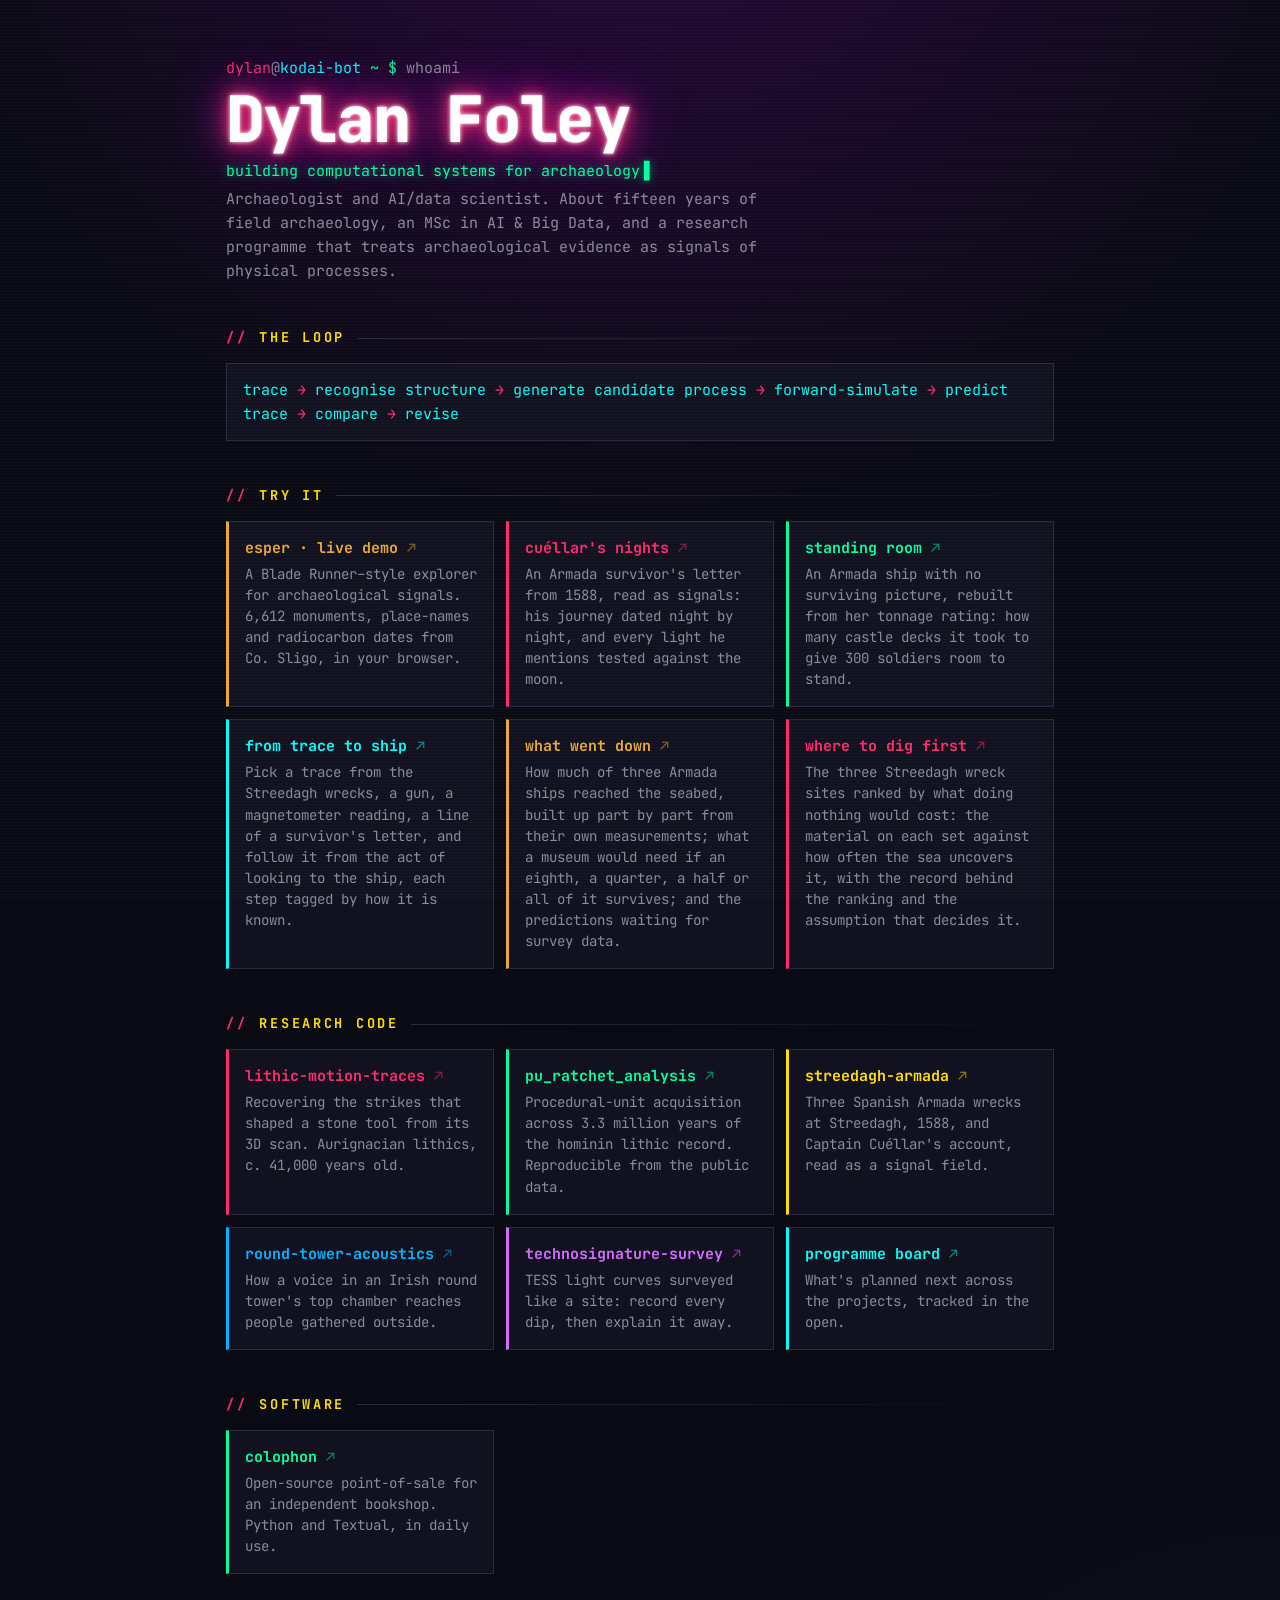
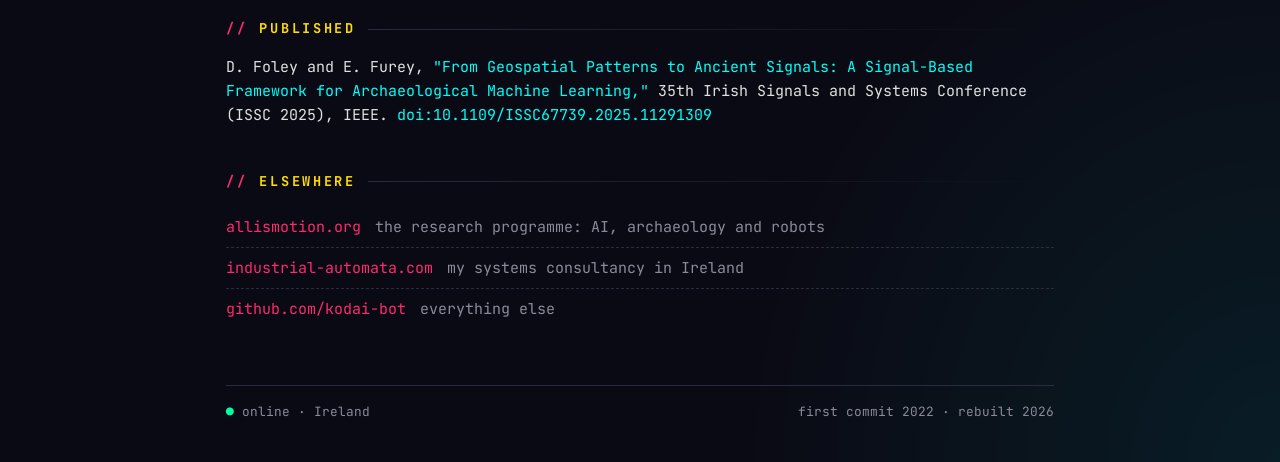
<file: index.html>
<!DOCTYPE html>
<html lang="en">
<head>
  <meta charset="utf-8">
  <meta name="viewport" content="width=device-width, initial-scale=1">
  <title>Dylan Foley · kodai-bot</title>
  <meta name="description" content="Dylan Foley: archaeologist and AI/data scientist building computational systems for archaeology. Research code, software and links.">
  <meta name="theme-color" content="#0a0a14">
  <link rel="preconnect" href="https://fonts.googleapis.com">
  <link rel="preconnect" href="https://fonts.gstatic.com" crossorigin>
  <link href="https://fonts.googleapis.com/css2?family=JetBrains+Mono:wght@400;700;800&display=swap" rel="stylesheet">
  <style>
    :root {
      --bg: #0a0a14;
      --panel: #11111f;
      --line: #2a2a40;
      --fg: #e0e0e0;
      --dim: #8a8a9a;
      --pink: #ff2a6d;
      --green: #00ff9f;
      --cyan: #00fff9;
      --blue: #00b4ff;
      --purple: #bf00ff;
      --yellow: #ffdd00;
    }
    * { box-sizing: border-box; }
    html { background: var(--bg); }
    body {
      margin: 0;
      min-height: 100vh;
      color: var(--fg);
      font: 15px/1.6 "JetBrains Mono", ui-monospace, monospace;
      background:
        radial-gradient(ellipse 80% 50% at 50% -10%, rgba(191, 0, 255, .18), transparent 70%),
        radial-gradient(ellipse 60% 40% at 100% 100%, rgba(0, 255, 249, .08), transparent 70%),
        var(--bg);
    }
    /* faint scanlines */
    body::before {
      content: "";
      position: fixed; inset: 0;
      pointer-events: none;
      background: repeating-linear-gradient(to bottom, rgba(255,255,255,.025) 0 1px, transparent 1px 3px);
      z-index: 10;
    }
    main { max-width: 860px; margin: 0 auto; padding: 56px 16px 40px; }
    a { color: var(--cyan); text-decoration: none; }
    a:hover, a:focus-visible { color: var(--green); text-shadow: 0 0 8px var(--green); outline: none; }

    .prompt { color: var(--dim); margin: 0 0 6px; }
    .prompt .u { color: var(--pink); }
    .prompt .h { color: var(--cyan); }
    .prompt .p { color: var(--green); }

    h1 {
      margin: 4px 0 6px;
      font-size: clamp(2.2rem, 8vw, 4rem);
      font-weight: 800;
      line-height: 1.05;
      letter-spacing: -.02em;
      color: #fff;
      text-shadow: 0 0 4px #fff, 0 0 14px var(--pink), 0 0 32px var(--pink), 0 0 60px var(--purple);
    }
    .tag { color: var(--green); margin: 0 0 4px; text-shadow: 0 0 10px rgba(0,255,159,.5); }
    .tag::after {
      content: "▋";
      margin-left: 4px;
      animation: blink 1.1s steps(1) infinite;
    }
    @keyframes blink { 50% { opacity: 0; } }
    .sub { color: var(--dim); margin: 0; max-width: 62ch; }

    section { margin-top: 44px; }
    h2 {
      font-size: .85rem;
      text-transform: uppercase;
      letter-spacing: .2em;
      margin: 0 0 14px;
      color: var(--yellow);
      display: flex; align-items: center; gap: 12px;
    }
    h2::before { content: "//"; color: var(--pink); }
    h2::after { content: ""; flex: 1; height: 1px; background: linear-gradient(90deg, var(--line), transparent); }

    .loop {
      border: 1px solid var(--line);
      background: var(--panel);
      padding: 14px 16px;
      color: var(--fg);
      overflow-wrap: anywhere;
    }
    .loop b { color: var(--cyan); font-weight: 400; }
    .loop i { color: var(--pink); font-style: normal; }

    .grid { display: grid; grid-template-columns: repeat(auto-fill, minmax(250px, 1fr)); gap: 12px; }
    .card {
      display: block;
      position: relative;
      padding: 14px 16px 16px;
      background: var(--panel);
      border: 1px solid var(--line);
      border-left: 3px solid var(--c, var(--cyan));
      color: var(--fg);
      transition: border-color .2s, box-shadow .2s, transform .2s;
    }
    .card:hover, .card:focus-visible {
      color: var(--fg);
      text-shadow: none;
      border-color: var(--c, var(--cyan));
      box-shadow: 0 0 0 1px var(--c, var(--cyan)), 0 0 22px -4px var(--c, var(--cyan));
      transform: translateY(-2px);
    }
    .card .name { display: block; color: var(--c, var(--cyan)); font-weight: 700; margin-bottom: 4px; overflow-wrap: anywhere; }
    .card .name::after { content: " ↗"; opacity: .5; }
    .card .what { display: block; color: var(--dim); font-size: .88rem; line-height: 1.5; }
    .c-pink { --c: var(--pink); }
    .c-green { --c: var(--green); }
    .c-cyan { --c: var(--cyan); }
    .c-blue { --c: var(--blue); }
    .c-purple { --c: #d36bff; }
    .c-yellow { --c: var(--yellow); }
    .c-amber { --c: #e8a835; }

    .links { list-style: none; padding: 0; margin: 0; }
    .links li { padding: 8px 0; border-bottom: 1px dashed var(--line); display: flex; flex-wrap: wrap; gap: 4px 14px; }
    .links li:last-child { border-bottom: 0; }
    .links .k { color: var(--pink); min-width: 13ch; }
    .links .v { color: var(--dim); }

    .paper { color: var(--fg); }
    .paper em { color: var(--cyan); font-style: normal; }

    footer {
      margin-top: 56px;
      padding-top: 16px;
      border-top: 1px solid var(--line);
      color: var(--dim);
      font-size: .8rem;
      display: flex; flex-wrap: wrap; gap: 6px 20px; justify-content: space-between;
    }
    footer .ok { color: var(--green); }

    @media (prefers-reduced-motion: reduce) {
      .tag::after { animation: none; }
      .card { transition: none; }
      .card:hover { transform: none; }
    }
  </style>
</head>
<body>
<main>

  <header>
    <p class="prompt"><span class="u">dylan</span>@<span class="h">kodai-bot</span> <span class="p">~ $</span> whoami</p>
    <h1>Dylan Foley</h1>
    <p class="tag">building computational systems for archaeology</p>
    <p class="sub">Archaeologist and AI/data scientist. About fifteen years of field archaeology, an MSc in AI &amp; Big Data, and a research programme that treats archaeological evidence as signals of physical processes.</p>
  </header>

  <section>
    <h2>The loop</h2>
    <div class="loop">
      <b>trace</b> <i>→</i> <b>recognise structure</b> <i>→</i> <b>generate candidate process</b> <i>→</i> <b>forward-simulate</b> <i>→</i> <b>predict trace</b> <i>→</i> <b>compare</b> <i>→</i> <b>revise</b>
    </div>
  </section>

  <section>
    <h2>Try it</h2>
    <div class="grid">
      <a class="card c-amber" href="esper/">
        <span class="name">esper · live demo</span>
        <span class="what">A Blade Runner–style explorer for archaeological signals. 6,612 monuments, place-names and radiocarbon dates from Co. Sligo, in your browser.</span>
      </a>
      <a class="card c-pink" href="streedagh/">
        <span class="name">cuéllar's nights</span>
        <span class="what">An Armada survivor's letter from 1588, read as signals: his journey dated night by night, and every light he mentions tested against the moon.</span>
      </a>
      <a class="card c-green" href="streedagh/ships/">
        <span class="name">standing room</span>
        <span class="what">An Armada ship with no surviving picture, rebuilt from her tonnage rating: how many castle decks it took to give 300 soldiers room to stand.</span>
      </a>
      <a class="card c-cyan" href="streedagh/signals/">
        <span class="name">from trace to ship</span>
        <span class="what">Pick a trace from the Streedagh wrecks, a gun, a magnetometer reading, a line of a survivor's letter, and follow it from the act of looking to the ship, each step tagged by how it is known.</span>
      </a>
      <a class="card c-amber" href="streedagh/seabed/">
        <span class="name">what went down</span>
        <span class="what">How much of three Armada ships reached the seabed, built up part by part from their own measurements; what a museum would need if an eighth, a quarter, a half or all of it survives; and the predictions waiting for survey data.</span>
      </a>
      <a class="card c-pink" href="streedagh/targets/">
        <span class="name">where to dig first</span>
        <span class="what">The three Streedagh wreck sites ranked by what doing nothing would cost: the material on each set against how often the sea uncovers it, with the record behind the ranking and the assumption that decides it.</span>
      </a>
    </div>
  </section>

  <section>
    <h2>Research code</h2>
    <div class="grid">
      <a class="card c-pink" href="https://github.com/kodai-bot/lithic-motion-traces">
        <span class="name">lithic-motion-traces</span>
        <span class="what">Recovering the strikes that shaped a stone tool from its 3D scan. Aurignacian lithics, c. 41,000 years old.</span>
      </a>
      <a class="card c-green" href="https://github.com/kodai-bot/pu_ratchet_analysis">
        <span class="name">pu_ratchet_analysis</span>
        <span class="what">Procedural-unit acquisition across 3.3 million years of the hominin lithic record. Reproducible from the public data.</span>
      </a>
      <a class="card c-yellow" href="https://github.com/kodai-bot/streedagh-armada">
        <span class="name">streedagh-armada</span>
        <span class="what">Three Spanish Armada wrecks at Streedagh, 1588, and Captain Cuéllar's account, read as a signal field.</span>
      </a>
      <a class="card c-blue" href="https://github.com/kodai-bot/round-tower-acoustics">
        <span class="name">round-tower-acoustics</span>
        <span class="what">How a voice in an Irish round tower's top chamber reaches people gathered outside.</span>
      </a>
      <a class="card c-purple" href="https://github.com/kodai-bot/technosignature-survey">
        <span class="name">technosignature-survey</span>
        <span class="what">TESS light curves surveyed like a site: record every dip, then explain it away.</span>
      </a>
      <a class="card c-cyan" href="https://github.com/users/kodai-bot/projects/2">
        <span class="name">programme board</span>
        <span class="what">What's planned next across the projects, tracked in the open.</span>
      </a>
    </div>
  </section>

  <section>
    <h2>Software</h2>
    <div class="grid">
      <a class="card c-green" href="https://github.com/kodai-bot/colophon">
        <span class="name">colophon</span>
        <span class="what">Open-source point-of-sale for an independent bookshop. Python and Textual, in daily use.</span>
      </a>
    </div>
  </section>

  <section>
    <h2>Published</h2>
    <p class="paper">D. Foley and E. Furey, <em>"From Geospatial Patterns to Ancient Signals: A Signal-Based Framework for Archaeological Machine Learning,"</em> 35th Irish Signals and Systems Conference (ISSC 2025), IEEE. <a href="https://doi.org/10.1109/ISSC67739.2025.11291309">doi:10.1109/ISSC67739.2025.11291309</a></p>
  </section>

  <section>
    <h2>Elsewhere</h2>
    <ul class="links">
      <li><a class="k" href="https://allismotion.org">allismotion.org</a><span class="v">the research programme: AI, archaeology and robots</span></li>
      <li><a class="k" href="https://industrial-automata.com">industrial-automata.com</a><span class="v">my systems consultancy in Ireland</span></li>
      <li><a class="k" href="https://github.com/kodai-bot">github.com/kodai-bot</a><span class="v">everything else</span></li>
    </ul>
  </section>

  <footer>
    <span><span class="ok">●</span> online · Ireland</span>
    <span>first commit 2022 · rebuilt 2026</span>
  </footer>

</main>
</body>
</html>
</file>
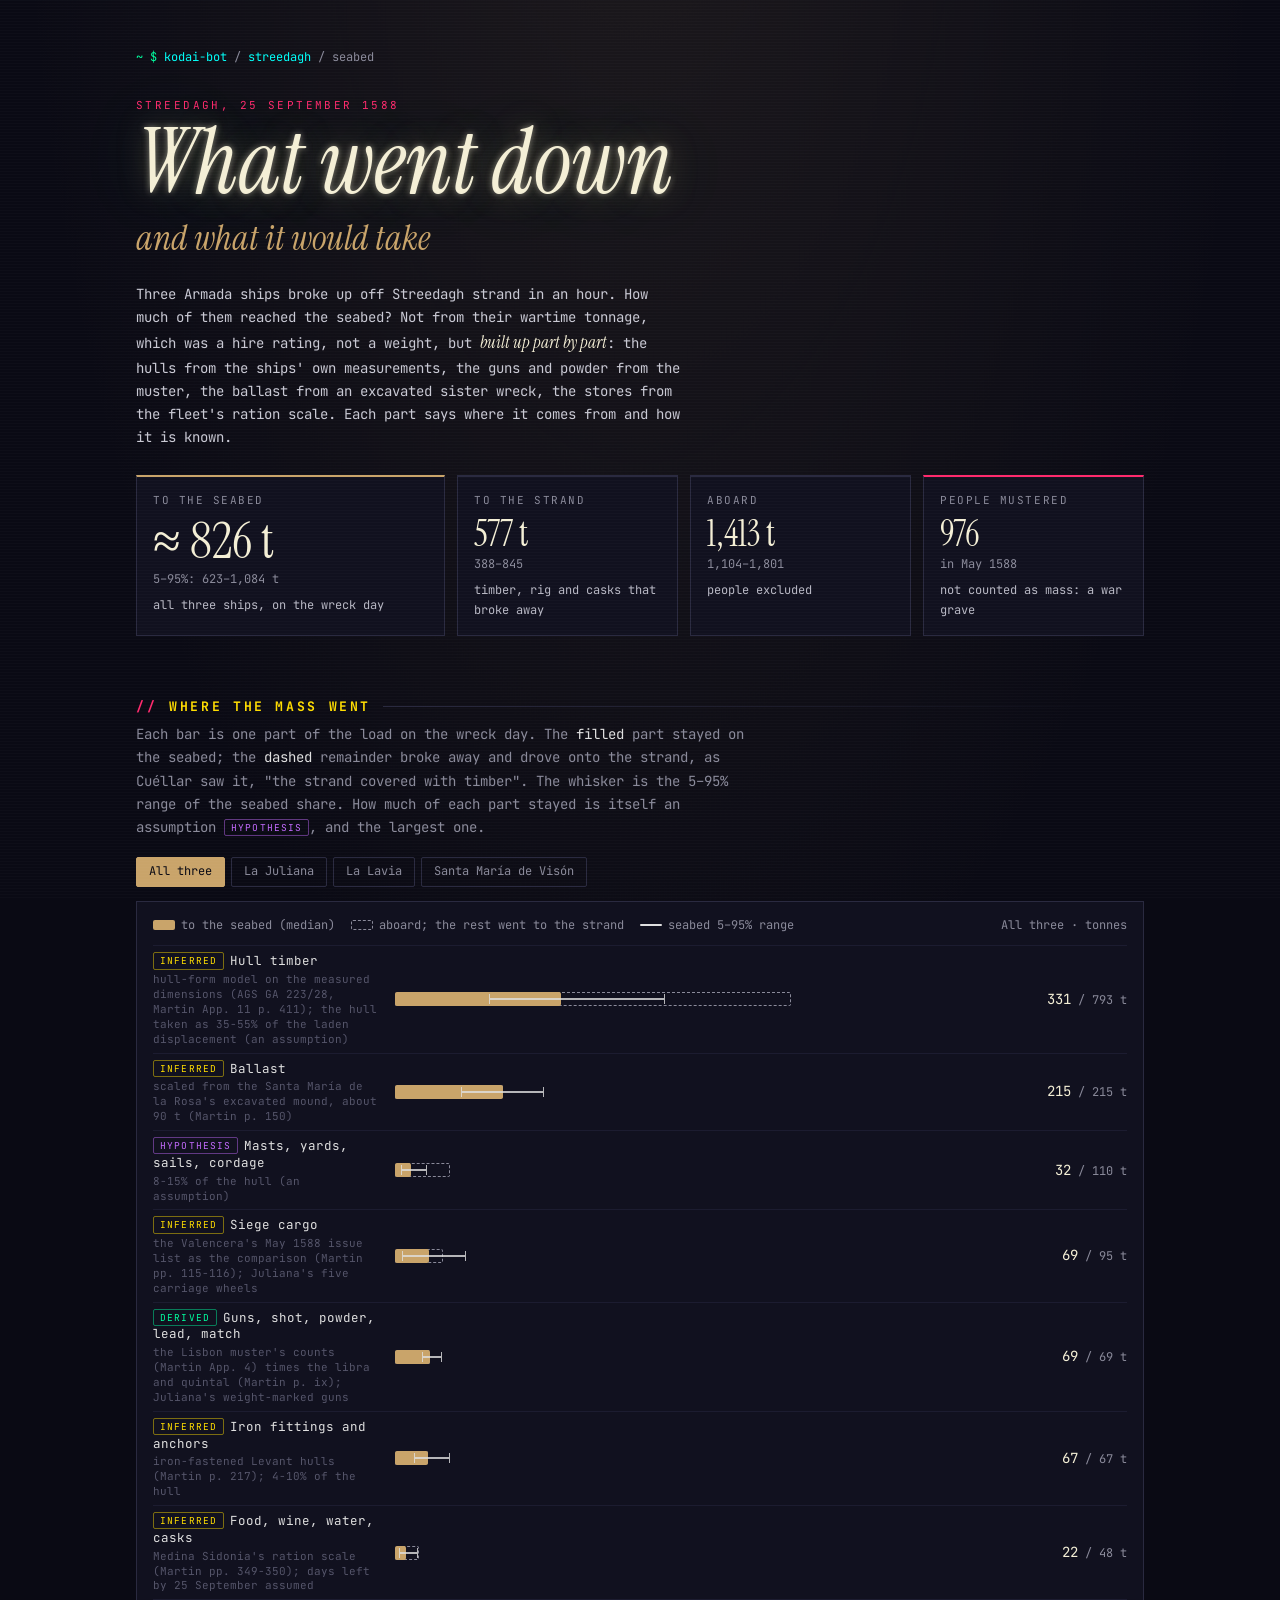
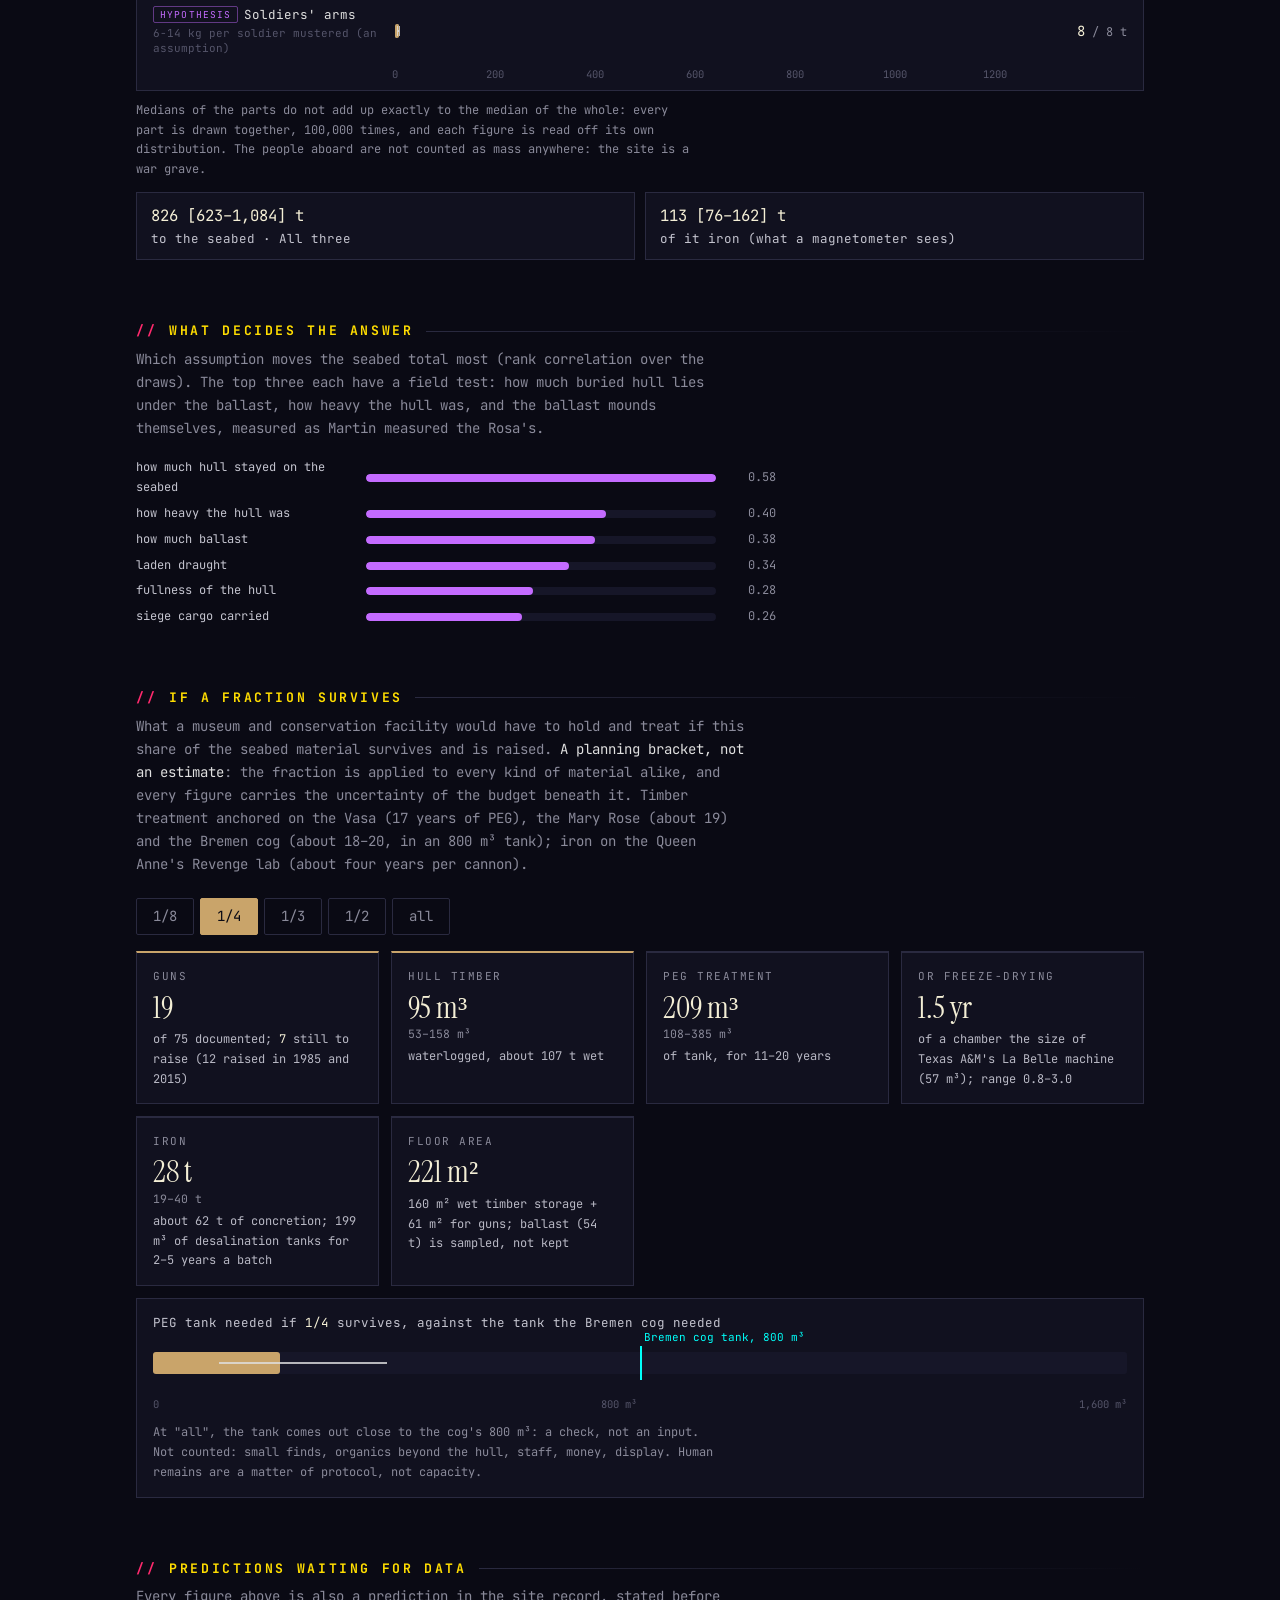
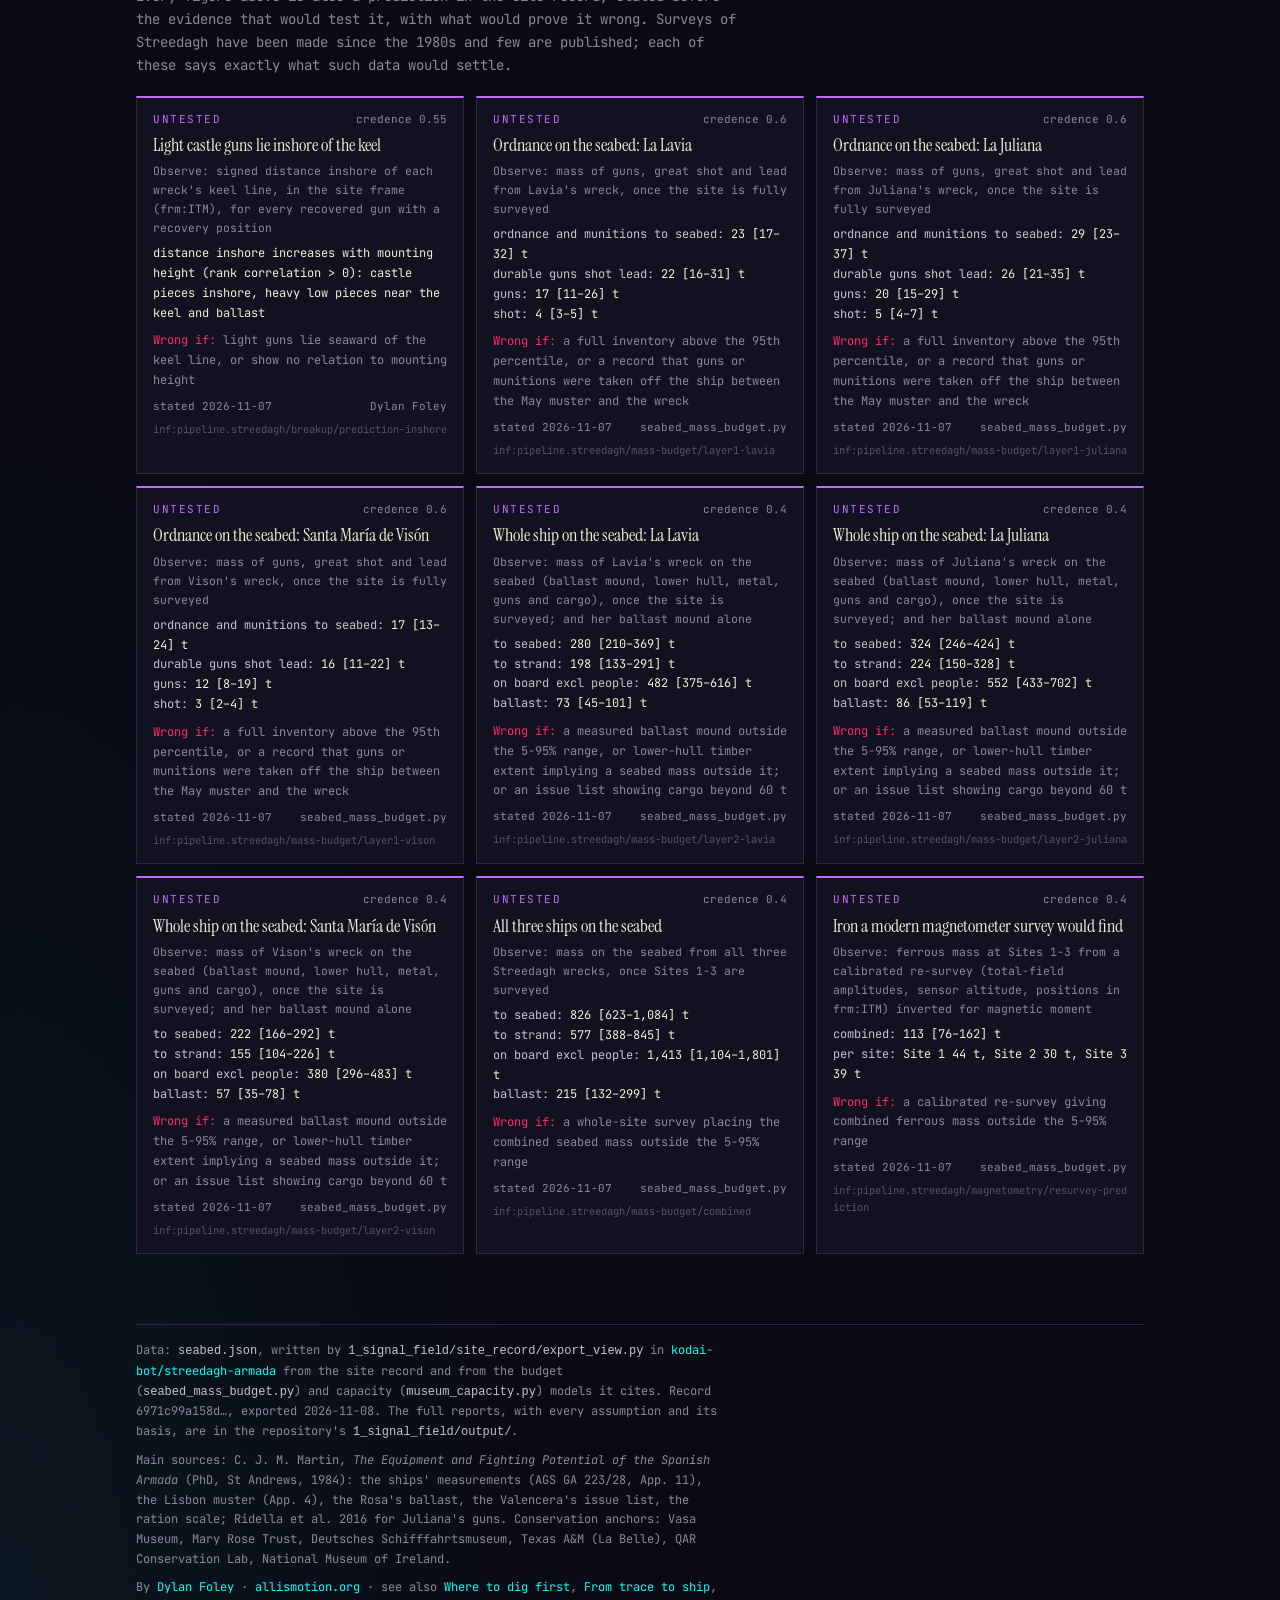
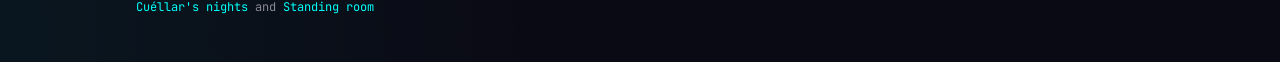
<file: streedagh/seabed/index.html>
<!DOCTYPE html>
<html lang="en">
<head>
  <meta charset="utf-8">
  <meta name="viewport" content="width=device-width, initial-scale=1">
  <title>What Went Down</title>
  <meta name="description" content="How much of three Armada ships went to the seabed at Streedagh on 25 September 1588, built up part by part from the ships' measurements, muster and stores, each part with its source; what a museum would need to conserve it if an eighth, a quarter, a third, a half or all of it survives; and the predictions waiting for survey data to test them.">
  <meta name="theme-color" content="#0a0a14">
  <link rel="preconnect" href="https://fonts.googleapis.com">
  <link rel="preconnect" href="https://fonts.gstatic.com" crossorigin>
  <link href="https://fonts.googleapis.com/css2?family=Instrument+Serif:ital@0;1&family=JetBrains+Mono:wght@400;700;800&display=swap" rel="stylesheet">
  <style>
    :root {
      --bg: #0a0a14; --panel: #11111f; --panel2: #161628; --line: #2a2a40;
      --fg: #e0e0e0; --dim: #8a8a9a; --faint: #55556a;
      --pink: #ff2a6d; --green: #00ff9f; --cyan: #00fff9; --purple: #c46bff; --yellow: #ffdd00;
      --moon: #f4efd6; --wood: #c9a46a;
      --serif: "Instrument Serif", Georgia, serif;
      --t-source: var(--cyan); --t-derived: var(--green); --t-inferred: var(--yellow); --t-hypothesis: var(--purple);
    }
    * { box-sizing: border-box; }
    html { background: var(--bg); }
    body {
      margin: 0; color: var(--fg); font: 14px/1.65 "JetBrains Mono", ui-monospace, monospace;
      background:
        radial-gradient(ellipse 70% 40% at 50% -5%, rgba(201,164,106,.10), transparent 70%),
        radial-gradient(ellipse 60% 40% at 0% 100%, rgba(0,255,249,.05), transparent 70%),
        var(--bg);
      overflow-x: hidden;
    }
    body::before {
      content: ""; position: fixed; inset: 0; pointer-events: none; z-index: 2000;
      background: repeating-linear-gradient(to bottom, rgba(255,255,255,.02) 0 1px, transparent 1px 3px);
    }
    a { color: var(--cyan); text-decoration: none; }
    a:hover, a:focus-visible { color: var(--green); text-shadow: 0 0 8px var(--green); outline: none; }
    main { max-width: 1040px; margin: 0 auto; padding: 48px 16px 40px; }
    .crumb { color: var(--dim); font-size: 12px; margin: 0 0 28px; }
    .crumb .p { color: var(--green); }
    .kicker { margin: 0; color: var(--pink); font-size: 11px; letter-spacing: .22em; text-transform: uppercase; }
    h1 {
      margin: 6px 0 4px; font-family: var(--serif); font-style: italic; font-weight: 400;
      font-size: clamp(2.8rem, 10vw, 5.6rem); line-height: .95; color: var(--moon);
      text-shadow: 0 0 6px rgba(244,239,214,.5), 0 0 30px rgba(201,164,106,.35), 0 0 80px rgba(0,255,159,.2);
    }
    .h1b { font-family: var(--serif); font-style: italic; font-size: clamp(1.4rem, 4vw, 2.2rem); color: var(--wood); margin: 0 0 16px; }
    .lede { max-width: 68ch; color: #c9c9d4; margin: 0 0 10px; }
    .lede em { font-family: var(--serif); font-style: italic; font-size: 1.18em; color: var(--moon); }
    section { margin-top: 60px; }
    h2 {
      font-size: .82rem; text-transform: uppercase; letter-spacing: .2em; margin: 0 0 6px; color: var(--yellow);
      display: flex; align-items: center; gap: 12px;
    }
    h2::before { content: "//"; color: var(--pink); }
    h2::after { content: ""; flex: 1; height: 1px; background: linear-gradient(90deg, var(--line), transparent); }
    .sub { color: var(--dim); margin: 0 0 18px; max-width: 76ch; }
    .sub b { color: var(--fg); font-weight: 400; }
    .tag {
      display: inline-block; font-size: 9.5px; padding: 0 6px; border: 1px solid; border-radius: 2px;
      text-transform: uppercase; letter-spacing: .12em; line-height: 1.6; vertical-align: 1px;
      color: var(--c); border-color: color-mix(in srgb, var(--c) 45%, transparent);
    }
    .tag.source { --c: var(--t-source); } .tag.derived { --c: var(--t-derived); }
    .tag.inferred { --c: var(--t-inferred); } .tag.hypothesis { --c: var(--t-hypothesis); }

    /* hero */
    .hero { display: grid; grid-template-columns: 1.4fr 1fr 1fr 1fr; gap: 12px; margin-top: 26px; }
    @media (max-width: 760px) { .hero { grid-template-columns: 1fr 1fr; } }
    .tile { background: var(--panel); border: 1px solid var(--line); border-top: 2px solid var(--c, var(--line)); padding: 14px 16px; }
    .tile .k { color: var(--dim); font-size: 11px; text-transform: uppercase; letter-spacing: .14em; margin: 0; }
    .tile .v { font-family: var(--serif); font-size: 2.6em; line-height: 1.05; color: var(--moon); margin: 6px 0 2px; }
    .tile.big .v { font-size: 3.6em; }
    .tile .r { color: var(--dim); font-size: 12px; }
    .tile p { margin: 6px 0 0; font-size: 12px; color: #b8b8c4; }

    /* ship tabs */
    .tabs { display: flex; flex-wrap: wrap; gap: 6px; margin: 0 0 14px; }
    .tabs button, .seg button {
      font: inherit; font-size: 12px; color: var(--dim); background: transparent; border: 1px solid var(--line);
      padding: 4px 12px; cursor: pointer; border-radius: 2px;
    }
    .tabs button[aria-pressed="true"], .seg button[aria-pressed="true"] { color: var(--bg); background: var(--wood); border-color: var(--wood); }
    .tabs button:hover, .seg button:hover { color: var(--fg); border-color: var(--dim); }
    .tabs button[aria-pressed="true"]:hover, .seg button[aria-pressed="true"]:hover { color: var(--bg); }

    /* component bars */
    .bars { background: var(--panel); border: 1px solid var(--line); padding: 14px 16px 10px; position: relative; }
    .legend { display: flex; flex-wrap: wrap; gap: 16px; font-size: 12px; color: var(--dim); margin-bottom: 10px; }
    .sw { display: inline-block; width: 22px; height: 10px; vertical-align: -1px; margin-right: 6px; border-radius: 2px; }
    .sw.sea { background: var(--wood); }
    .sw.strand { border: 1px dashed var(--dim); }
    .sw.wh { width: 22px; height: 2px; background: var(--fg); vertical-align: 3px; }
    .row { display: grid; grid-template-columns: 230px 1fr 120px; gap: 12px; align-items: center; padding: 6px 0; border-top: 1px solid #1c1c30; }
    .row:first-of-type { border-top: 0; }
    @media (max-width: 760px) { .row { grid-template-columns: 1fr 90px; } .row .track { grid-column: 1 / -1; grid-row: 2; } }
    .row .lab { font-size: 12.5px; color: var(--fg); line-height: 1.35; }
    .row .lab .tag { margin-right: 6px; }
    .row .basis { color: var(--faint); font-size: 11px; display: block; margin-top: 2px; }
    .track { position: relative; height: 18px; }
    .track .ab { position: absolute; top: 2px; height: 14px; border: 1px dashed var(--dim); border-radius: 2px; }
    .track .sb { position: absolute; top: 2px; height: 14px; background: var(--wood); border-radius: 2px; }
    .track .wh { position: absolute; top: 8px; height: 2px; background: var(--fg); opacity: .8; }
    .track .wh::before, .track .wh::after { content: ""; position: absolute; top: -4px; width: 1px; height: 10px; background: var(--fg); }
    .track .wh::before { left: 0; } .track .wh::after { right: 0; }
    .row .num { text-align: right; font-size: 12px; color: var(--dim); }
    .row .num b { color: var(--moon); font-weight: 400; font-size: 14px; }
    .row:hover { background: var(--panel2); }
    .axis { display: grid; grid-template-columns: 230px 1fr 120px; gap: 12px; color: var(--faint); font-size: 10.5px; margin-top: 4px; }
    @media (max-width: 760px) { .axis { display: none; } }
    .axis .ticks { position: relative; height: 14px; }
    .axis .ticks span { position: absolute; transform: translateX(-50%); }
    .note { color: var(--dim); font-size: 12px; margin: 10px 0 0; max-width: 80ch; }
    .facts { display: grid; grid-template-columns: repeat(auto-fit, minmax(200px, 1fr)); gap: 10px; margin-top: 12px; }
    .fact { background: var(--panel); border: 1px solid var(--line); padding: 10px 14px; font-size: 12.5px; color: #c4c4cf; }
    .fact b { display: block; color: var(--moon); font-weight: 400; font-size: 1.25em; }
    .tip { position: absolute; pointer-events: none; background: var(--panel2); border: 1px solid var(--line); color: var(--fg);
      font-size: 11.5px; padding: 6px 9px; max-width: 320px; z-index: 10; display: none; line-height: 1.45; }

    .drivers { display: grid; gap: 6px; max-width: 640px; }
    .drv { display: grid; grid-template-columns: 220px 1fr 50px; gap: 10px; align-items: center; font-size: 12px; color: #c4c4cf; }
    .drv .t { height: 8px; background: var(--panel2); border-radius: 4px; overflow: hidden; }
    .drv .f { display: block; height: 100%; background: var(--purple); border-radius: 4px; }
    .drv .n { color: var(--dim); text-align: right; }

    /* museum */
    .seg { display: inline-flex; flex-wrap: wrap; gap: 6px; margin: 4px 0 16px; }
    .seg button { font-size: 14px; padding: 6px 16px; }
    .mgrid { display: grid; grid-template-columns: repeat(auto-fit, minmax(210px, 1fr)); gap: 12px; }
    .mgrid .tile .v { font-size: 2.2em; }
    .tile .v .rg { display: block; font: 11.5px "JetBrains Mono", monospace; color: var(--dim); margin-top: 2px; }
    .ref { background: var(--panel); border: 1px solid var(--line); padding: 14px 16px; margin-top: 12px; }
    .ref .bar { position: relative; height: 22px; margin: 18px 0 22px; background: var(--panel2); border-radius: 3px; }
    .ref .bar .fill { position: absolute; left: 0; top: 0; bottom: 0; background: var(--wood); border-radius: 3px; }
    .ref .bar .iv { position: absolute; top: 10px; height: 2px; background: var(--fg); opacity: .8; }
    .ref .bar .mk { position: absolute; top: -6px; bottom: -6px; width: 2px; background: var(--cyan); }
    .ref .bar .mk span { position: absolute; top: -18px; left: 4px; white-space: nowrap; font-size: 11px; color: var(--cyan); }
    .ref .scale { display: flex; justify-content: space-between; color: var(--faint); font-size: 10.5px; }

    /* predictions */
    .preds { display: grid; grid-template-columns: repeat(auto-fit, minmax(300px, 1fr)); gap: 12px; }
    .pred { background: var(--panel); border: 1px solid var(--line); border-top: 2px solid var(--purple); padding: 12px 16px 14px; }
    .pred .st { display: flex; justify-content: space-between; gap: 8px; font-size: 11px; color: var(--dim); }
    .pred .st .u { color: var(--purple); text-transform: uppercase; letter-spacing: .14em; }
    .pred h3 { margin: 6px 0 6px; font-family: var(--serif); font-weight: 400; font-size: 1.3em; color: var(--moon); line-height: 1.25; }
    .pred .obs { font-size: 11.5px; color: var(--dim); margin: 0 0 4px; }
    .pred ul { margin: 6px 0; padding: 0; list-style: none; font-size: 12px; color: #c4c4cf; }
    .pred ul b { color: var(--moon); font-weight: 400; }
    .pred .fz { font-size: 12px; color: var(--dim); margin: 8px 0 0; }
    .pred .fz b { color: var(--pink); font-weight: 400; }
    .pred .rid { color: var(--faint); font-size: 10.5px; margin-top: 6px; word-break: break-all; }
    footer { margin-top: 70px; padding-top: 16px; border-top: 1px solid var(--line); color: var(--dim); font-size: 12px; }
    footer p { margin: 0 0 8px; max-width: 84ch; }
    footer code { color: #c4c4cf; }
  </style>
</head>
<body>
<main>
  <p class="crumb"><span class="p">~ $</span> <a href="../../">kodai-bot</a> / <a href="../">streedagh</a> / seabed</p>
  <p class="kicker">Streedagh, 25 September 1588</p>
  <h1>What went down</h1>
  <p class="h1b">and what it would take</p>
  <p class="lede">Three Armada ships broke up off Streedagh strand in an hour. How much of them reached the seabed? Not from their wartime tonnage, which was a hire rating, not a weight, but <em>built up part by part</em>: the hulls from the ships' own measurements, the guns and powder from the muster, the ballast from an excavated sister wreck, the stores from the fleet's ration scale. Each part says where it comes from and how it is known.</p>
  <div class="hero" id="hero"></div>

  <section>
    <h2>Where the mass went</h2>
    <p class="sub">Each bar is one part of the load on the wreck day. The <b>filled</b> part stayed on the seabed; the <b>dashed</b> remainder broke away and drove onto the strand, as Cuéllar saw it, "the strand covered with timber". The whisker is the 5–95% range of the seabed share. How much of each part stayed is itself an assumption <span class="tag hypothesis">hypothesis</span>, and the largest one.</p>
    <div class="tabs" id="tabs" role="group" aria-label="Choose a ship"></div>
    <div class="bars" id="bars"></div>
    <p class="note">Medians of the parts do not add up exactly to the median of the whole: every part is drawn together, 100,000 times, and each figure is read off its own distribution. The people aboard are not counted as mass anywhere: the site is a war grave.</p>
    <div class="facts" id="facts"></div>
  </section>

  <section>
    <h2>What decides the answer</h2>
    <p class="sub">Which assumption moves the seabed total most (rank correlation over the draws). The top three each have a field test: how much buried hull lies under the ballast, how heavy the hull was, and the ballast mounds themselves, measured as Martin measured the Rosa's.</p>
    <div class="drivers" id="drivers"></div>
  </section>

  <section>
    <h2>If a fraction survives</h2>
    <p class="sub">What a museum and conservation facility would have to hold and treat if this share of the seabed material survives and is raised. <b>A planning bracket, not an estimate</b>: the fraction is applied to every kind of material alike, and every figure carries the uncertainty of the budget beneath it. Timber treatment anchored on the Vasa (17 years of PEG), the Mary Rose (about 19) and the Bremen cog (about 18–20, in an 800 m³ tank); iron on the Queen Anne's Revenge lab (about four years per cannon).</p>
    <div class="seg" id="seg" role="group" aria-label="Fraction surviving"></div>
    <div class="mgrid" id="mgrid"></div>
    <div class="ref" id="pegref"></div>
  </section>

  <section>
    <h2>Predictions waiting for data</h2>
    <p class="sub">Every figure above is also a prediction in the site record, stated before the evidence that would test it, with what would prove it wrong. Surveys of Streedagh have been made since the 1980s and few are published; each of these says exactly what such data would settle.</p>
    <div class="preds" id="preds"></div>
  </section>

  <footer>
    <p>Data: <code>seabed.json</code>, written by <code>1_signal_field/site_record/export_view.py</code> in <a href="https://github.com/kodai-bot/streedagh-armada">kodai-bot/streedagh-armada</a> from the site record and from the budget (<code>seabed_mass_budget.py</code>) and capacity (<code>museum_capacity.py</code>) models it cites. <span id="sha"></span> The full reports, with every assumption and its basis, are in the repository's <code>1_signal_field/output/</code>.</p>
    <p>Main sources: C. J. M. Martin, <i>The Equipment and Fighting Potential of the Spanish Armada</i> (PhD, St Andrews, 1984): the ships' measurements (AGS GA 223/28, App. 11), the Lisbon muster (App. 4), the Rosa's ballast, the Valencera's issue list, the ration scale; Ridella et al. 2016 for Juliana's guns. Conservation anchors: Vasa Museum, Mary Rose Trust, Deutsches Schifffahrtsmuseum, Texas A&amp;M (La Belle), QAR Conservation Lab, National Museum of Ireland.</p>
    <p>By <a href="../../">Dylan Foley</a> · <a href="https://allismotion.org">allismotion.org</a> · see also <a href="../targets/">Where to dig first</a>, <a href="../signals/">From trace to ship</a>, <a href="../">Cuéllar's nights</a> and <a href="../ships/">Standing room</a></p>
  </footer>
</main>

<script>
const esc = s => String(s ?? "").replace(/[&<>"]/g, c => ({"&":"&amp;","<":"&lt;",">":"&gt;",'"':"&quot;"}[c]));
const n0 = v => Math.round(v).toLocaleString("en-GB");
const r = (d, f = n0) => `${f(d.median)} <span class="r">[${f(d.p05)}–${f(d.p95)}]</span>`;
const SHIP = { Combined: "All three", Juliana: "La Juliana", Lavia: "La Lavia", Vison: "Santa María de Visón" };
let D, ship = "Combined", frac = 1;

fetch("seabed.json").then(x => x.json()).then(d => {
  D = d;
  document.getElementById("sha").textContent = `Record ${d.record_sha256.slice(0, 12)}…, exported ${d.generated}.`;
  const h = d.headline, c = d.ships.Combined;
  document.getElementById("hero").innerHTML = `
    <div class="tile big" style="--c:var(--wood)"><p class="k">to the seabed</p><div class="v">≈ ${n0(h.to_seabed.value)} t</div>
      <div class="r">5–95%: ${n0(h.to_seabed.interval[0])}–${n0(h.to_seabed.interval[1])} t</div><p>all three ships, on the wreck day</p></div>
    <div class="tile"><p class="k">to the strand</p><div class="v">${n0(h.to_strand.value)} t</div><div class="r">${n0(h.to_strand.interval[0])}–${n0(h.to_strand.interval[1])}</div><p>timber, rig and casks that broke away</p></div>
    <div class="tile"><p class="k">aboard</p><div class="v">${n0(h.on_board_excl_people.value)} t</div><div class="r">${n0(h.on_board_excl_people.interval[0])}–${n0(h.on_board_excl_people.interval[1])}</div><p>people excluded</p></div>
    <div class="tile" style="--c:var(--pink)"><p class="k">people mustered</p><div class="v">${Object.values(d.ships).reduce((a, s) => a + (s.men || 0), 0)}</div><div class="r">in May 1588</div><p>not counted as mass: a war grave</p></div>`;
  const tabs = document.getElementById("tabs");
  tabs.innerHTML = Object.entries(SHIP).map(([k, l]) => `<button type="button" data-s="${k}" aria-pressed="${k === ship}">${l}</button>`).join("");
  tabs.addEventListener("click", e => { const b = e.target.closest("button"); if (!b) return; ship = b.dataset.s;
    tabs.querySelectorAll("button").forEach(x => x.setAttribute("aria-pressed", x.dataset.s === ship)); bars(); });
  bars(); drivers(); museumInit(); preds();
});

function bars() {
  const s = D.ships[ship];
  const comps = [...s.components].sort((a, b) => b.aboard.median - a.aboard.median);
  const max = Math.max(...comps.map(c => Math.max(c.aboard.p95, c.to_seabed.p95)));
  const step = max > 600 ? 200 : max > 250 ? 100 : 50, top = Math.ceil(max / step) * step;
  const pct = v => (v / top * 100).toFixed(2) + "%";
  const ticks = []; for (let t = 0; t <= top; t += step) ticks.push(t);
  const el = document.getElementById("bars");
  el.innerHTML = `<div class="legend"><span><span class="sw sea"></span>to the seabed (median)</span><span><span class="sw strand"></span>aboard; the rest went to the strand</span><span><span class="sw wh"></span>seabed 5–95% range</span><span style="margin-left:auto">${esc(SHIP[ship])} · tonnes</span></div>` +
    comps.map(c => `<div class="row" data-tip="${esc(`${c.label}: aboard ${n0(c.aboard.median)} t [${n0(c.aboard.p05)}–${n0(c.aboard.p95)}]; to the seabed ${n0(c.to_seabed.median)} t [${n0(c.to_seabed.p05)}–${n0(c.to_seabed.p95)}]. ${c.basis}`)}">
      <div class="lab"><span class="tag ${c.tag}">${c.tag}</span>${esc(c.label)}<span class="basis">${esc(c.basis)}</span></div>
      <div class="track"><div class="ab" style="width:${pct(c.aboard.median)}"></div><div class="sb" style="width:${pct(c.to_seabed.median)}"></div>
        <div class="wh" style="left:${pct(c.to_seabed.p05)};width:calc(${pct(c.to_seabed.p95)} - ${pct(c.to_seabed.p05)})"></div></div>
      <div class="num"><b>${n0(c.to_seabed.median)}</b> / ${n0(c.aboard.median)} t</div></div>`).join("") +
    `<div class="axis"><span></span><div class="ticks">${ticks.map(t => `<span style="left:${pct(t)}">${t}</span>`).join("")}</div><span></span></div><div class="tip" id="tip"></div>`;
  const tip = el.querySelector("#tip");
  el.querySelectorAll(".row").forEach(row => {
    row.addEventListener("mouseenter", () => { tip.textContent = row.dataset.tip; tip.style.display = "block"; });
    row.addEventListener("mousemove", e => { const b = el.getBoundingClientRect(); tip.style.left = Math.min(e.clientX - b.left + 14, b.width - 330) + "px"; tip.style.top = (e.clientY - b.top + 14) + "px"; });
    row.addEventListener("mouseleave", () => { tip.style.display = "none"; });
  });
  const f = document.getElementById("facts");
  const tot = `<div class="fact"><b>${r(s.to_seabed)} t</b>to the seabed · ${esc(SHIP[ship])}</div><div class="fact"><b>${r(s.ferrous)} t</b>of it iron (what a magnetometer sees)</div>`;
  if (ship === "Combined") { f.innerHTML = tot; return; }
  const dm = s.dims_m.map(v => v.toFixed(1)).join(" × ");
  f.innerHTML = tot + `
    <div class="fact"><b>${dm} m</b>length × beam × depth of hold, ${s.measured ? '<span class="tag source">source</span> measured at Lisbon, 1588' : '<span class="tag inferred">inferred</span> not measured; estimated from her sisters'}</div>
    <div class="fact"><b>${s.draught_laden.median.toFixed(1)} → ${s.draught_day.median.toFixed(1)} m</b>draught laden in May → on the wreck day, stores mostly eaten: riding light, with tall castles, on a lee shore</div>
    <div class="fact"><b>${s.may_over_laden.median.toFixed(2)} <span class="r">[${s.may_over_laden.p05.toFixed(2)}–${s.may_over_laden.p95.toFixed(2)}]</span></b>check: the May loading over the laden displacement the hull model gives from dimensions alone (near 1 is good)</div>`;
}

function drivers() {
  const NAMES = { timber_retained: "how much hull stayed on the seabed", lightship_frac: "how heavy the hull was",
    ballast_scale: "how much ballast", normal_draught_over_puntal: "laden draught", block_coeff: "fullness of the hull",
    cargo_u: "siege cargo carried", lwl_over_esloria: "waterline length" };
  const max = Math.max(...Object.values(D.drivers).map(Math.abs));
  document.getElementById("drivers").innerHTML = Object.entries(D.drivers).map(([k, v]) =>
    `<div class="drv"><span>${esc(NAMES[k] || k)}</span><span class="t"><span class="f" style="width:${(Math.abs(v) / max * 100).toFixed(1)}%"></span></span><span class="n">${v.toFixed(2)}</span></div>`).join("");
}

function museumInit() {
  const seg = document.getElementById("seg");
  seg.innerHTML = D.museum.brackets.map((b, i) => `<button type="button" data-i="${i}" aria-pressed="${i === frac}">${b.fraction === "all" ? "all" : b.fraction}</button>`).join("");
  seg.addEventListener("click", e => { const b = e.target.closest("button"); if (!b) return; frac = +b.dataset.i;
    seg.querySelectorAll("button").forEach(x => x.setAttribute("aria-pressed", +x.dataset.i === frac)); museum(); });
  museum();
}

function museum() {
  const b = D.museum.brackets[frac], M = D.museum;
  const t = (k, v, sub, c) => `<div class="tile" style="--c:${c || "var(--line)"}"><p class="k">${k}</p><div class="v">${v}</div><p>${sub}</p></div>`;
  const guns = b.guns_surviving, toRaise = b.guns_still_to_raise;
  document.getElementById("mgrid").innerHTML =
    t("guns", `${Math.round(guns)}`, `of ${M.guns_documented} documented; <b style="color:var(--moon);font-weight:400">${Math.round(toRaise)}</b> still to raise (${M.guns_already_raised} raised in 1985 and 2015)`, "var(--wood)") +
    t("hull timber", `${n0(b.timber_m3.median)} m³<span class="rg">${n0(b.timber_m3.p05)}–${n0(b.timber_m3.p95)} m³</span>`, `waterlogged, about ${n0(b.timber_wet_t.median)} t wet`, "var(--wood)") +
    t("PEG treatment", `${n0(b.peg_tank_m3.median)} m³<span class="rg">${n0(b.peg_tank_m3.p05)}–${n0(b.peg_tank_m3.p95)} m³</span>`, `of tank, for ${b.peg_years.p05.toFixed(0)}–${b.peg_years.p95.toFixed(0)} years`) +
    t("or freeze-drying", `${b.freeze_dryer_years_la_belle_size.median.toFixed(1)} yr`, `of a chamber the size of Texas A&amp;M's La Belle machine (${M.la_belle_chamber_m3.toFixed(0)} m³); range ${b.freeze_dryer_years_la_belle_size.p05.toFixed(1)}–${b.freeze_dryer_years_la_belle_size.p95.toFixed(1)}`) +
    t("iron", `${n0(b.iron_t.median)} t<span class="rg">${n0(b.iron_t.p05)}–${n0(b.iron_t.p95)} t</span>`, `about ${n0(b.concretion_t.median)} t of concretion; ${n0(b.electrolysis_tank_m3.median)} m³ of desalination tanks for ${b.iron_treatment_years.p05.toFixed(0)}–${b.iron_treatment_years.p95.toFixed(0)} years a batch`) +
    t("floor area", `${n0(b.timber_wet_storage_m2.median + b.gun_floor_m2.median)} m²`, `${n0(b.timber_wet_storage_m2.median)} m² wet timber storage + ${n0(b.gun_floor_m2.median)} m² for guns; ballast (${n0(b.ballast_t_not_curated.median)} t) is sampled, not kept`);
  const peg = b.peg_tank_m3, top = Math.max(1600, peg.p95 * 1.05), p = v => (v / top * 100).toFixed(2) + "%";
  document.getElementById("pegref").innerHTML = `
    <div style="font-size:12.5px;color:#c4c4cf">PEG tank needed if <b style="color:var(--moon);font-weight:400">${b.fraction === "all" ? "all" : b.fraction}</b> survives, against the tank the Bremen cog needed</div>
    <div class="bar" role="img" aria-label="PEG tank ${n0(peg.median)} cubic metres, range ${n0(peg.p05)} to ${n0(peg.p95)}; Bremen cog tank 800">
      <div class="fill" style="width:${p(peg.median)}"></div>
      <div class="iv" style="left:${p(peg.p05)};width:calc(${p(peg.p95)} - ${p(peg.p05)})"></div>
      <div class="mk" style="left:${p(800)}"><span>Bremen cog tank, 800 m³</span></div>
    </div>
    <div class="scale"><span>0</span><span>${n0(top / 2)} m³</span><span>${n0(top)} m³</span></div>
    <p class="note">At "all", the tank comes out close to the cog's 800 m³: a check, not an input. Not counted: small finds, organics beyond the hull, staff, money, display. Human remains are a matter of protocol, not capacity.</p>`;
}

const HEAD = {
  "breakup/prediction-inshore": "Light castle guns lie inshore of the keel",
  "mass-budget/layer1-lavia": "Ordnance on the seabed: La Lavia",
  "mass-budget/layer1-juliana": "Ordnance on the seabed: La Juliana",
  "mass-budget/layer1-vison": "Ordnance on the seabed: Santa María de Visón",
  "mass-budget/layer2-lavia": "Whole ship on the seabed: La Lavia",
  "mass-budget/layer2-juliana": "Whole ship on the seabed: La Juliana",
  "mass-budget/layer2-vison": "Whole ship on the seabed: Santa María de Visón",
  "mass-budget/combined": "All three ships on the seabed",
  "magnetometry/resurvey-prediction": "Iron a modern magnetometer survey would find" };
function preds() {
  const fmt = v => v && typeof v === "object" && "value" in v ? `${n0(v.value)}${v.interval ? ` [${n0(v.interval[0])}–${n0(v.interval[1])}]` : ""} ${esc(v.unit || "")}` : esc(typeof v === "object" ? Object.entries(v).map(([a, b]) => `${a.replace("SITE", "Site ")} ${typeof b === "number" ? n0(b) + " t" : b}`).join(", ") : v);
  document.getElementById("preds").innerHTML = D.predictions.map(p => {
    const exp = typeof p.expected === "string" ? `<ul><li><b>${esc(p.expected)}</b></li></ul>` :
      `<ul>${Object.entries(p.expected).slice(0, 4).map(([k, v]) => `<li>${esc(k.replace(/_/g, " "))}: <b>${fmt(v)}</b></li>`).join("")}</ul>`;
    return `<div class="pred"><div class="st"><span class="u">untested</span><span>credence ${p.credence}</span></div>
      <h3>${esc(HEAD[p.title] || p.title)}</h3><p class="obs">Observe: ${esc(p.observable)}</p>${exp}
      <p class="fz"><b>Wrong if:</b> ${esc(p.falsifier)}</p>
      <div class="st" style="margin-top:6px"><span>stated ${esc((p.stated_before || "").split(";")[0])}</span><span>${esc(p.by)}</span></div>
      <div class="rid">${esc(p.ref)}</div></div>`;
  }).join("");
}
</script>
</body>
</html>
</file>
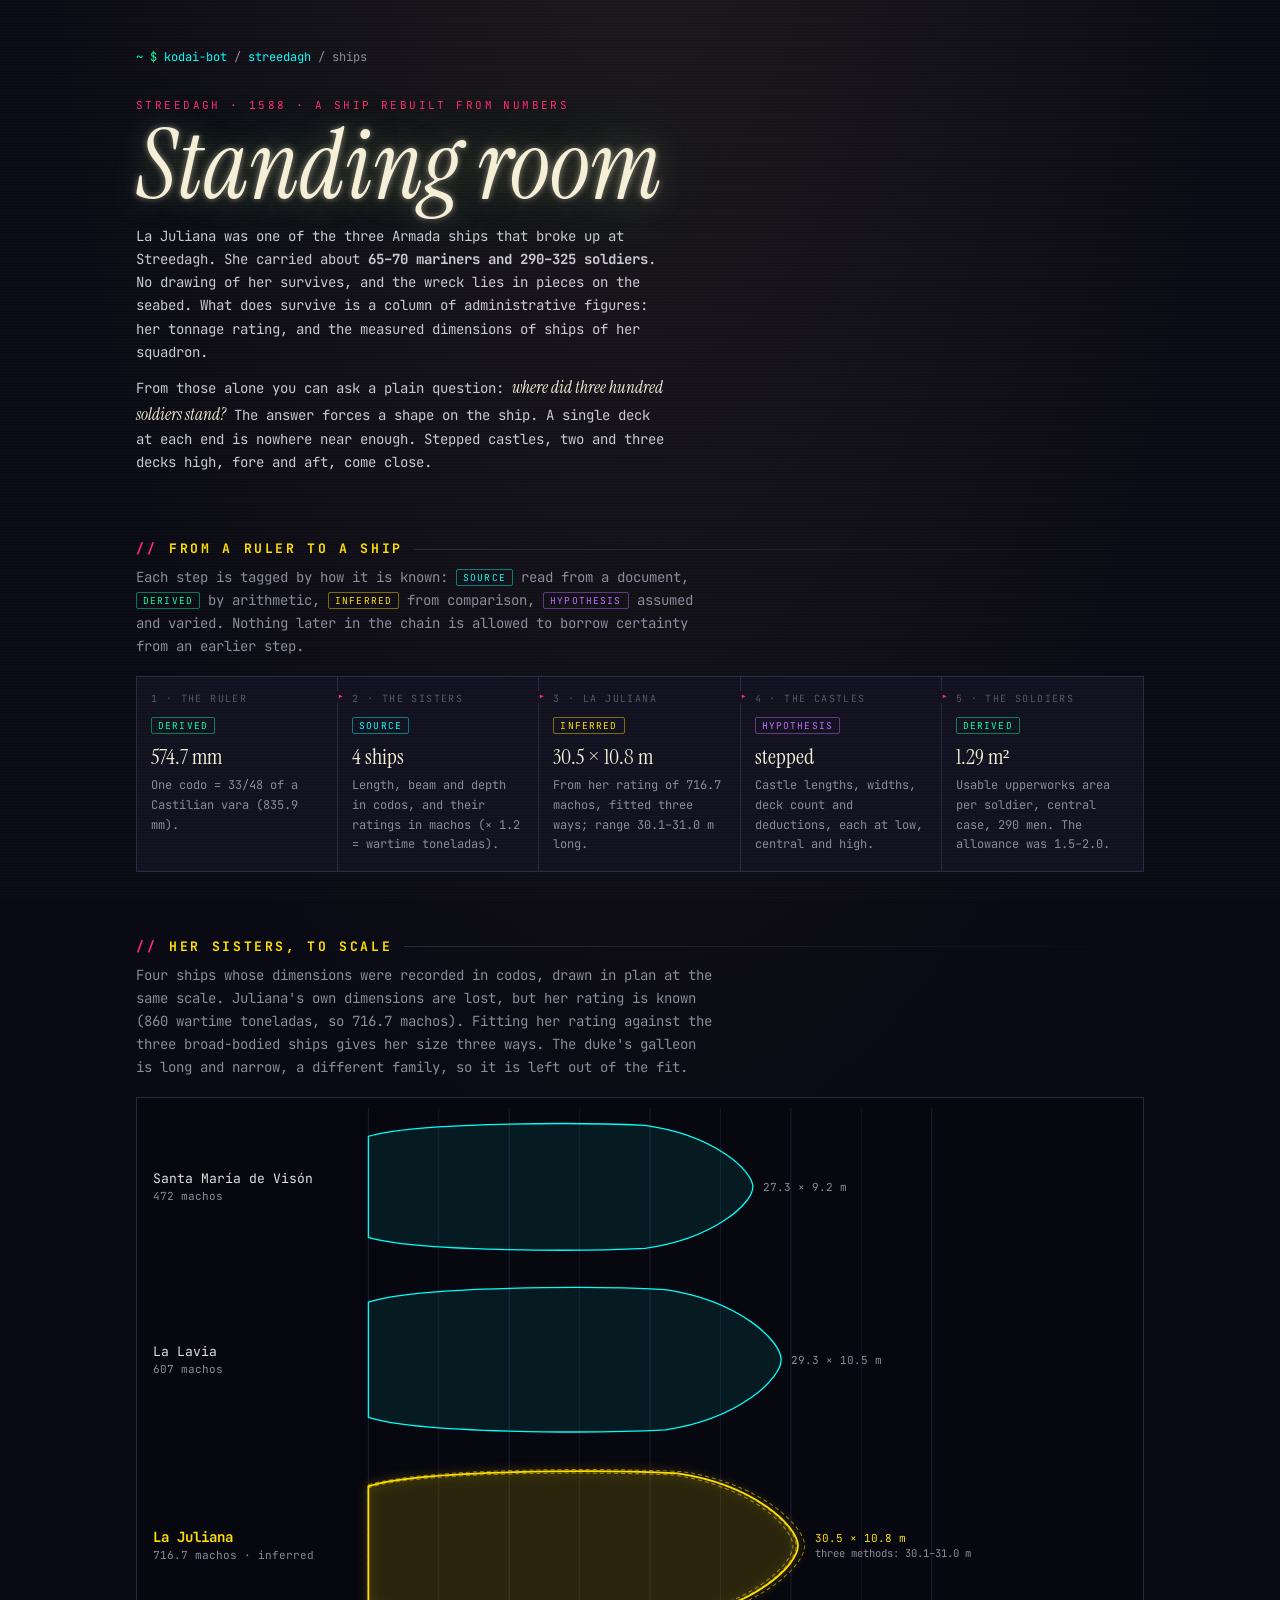
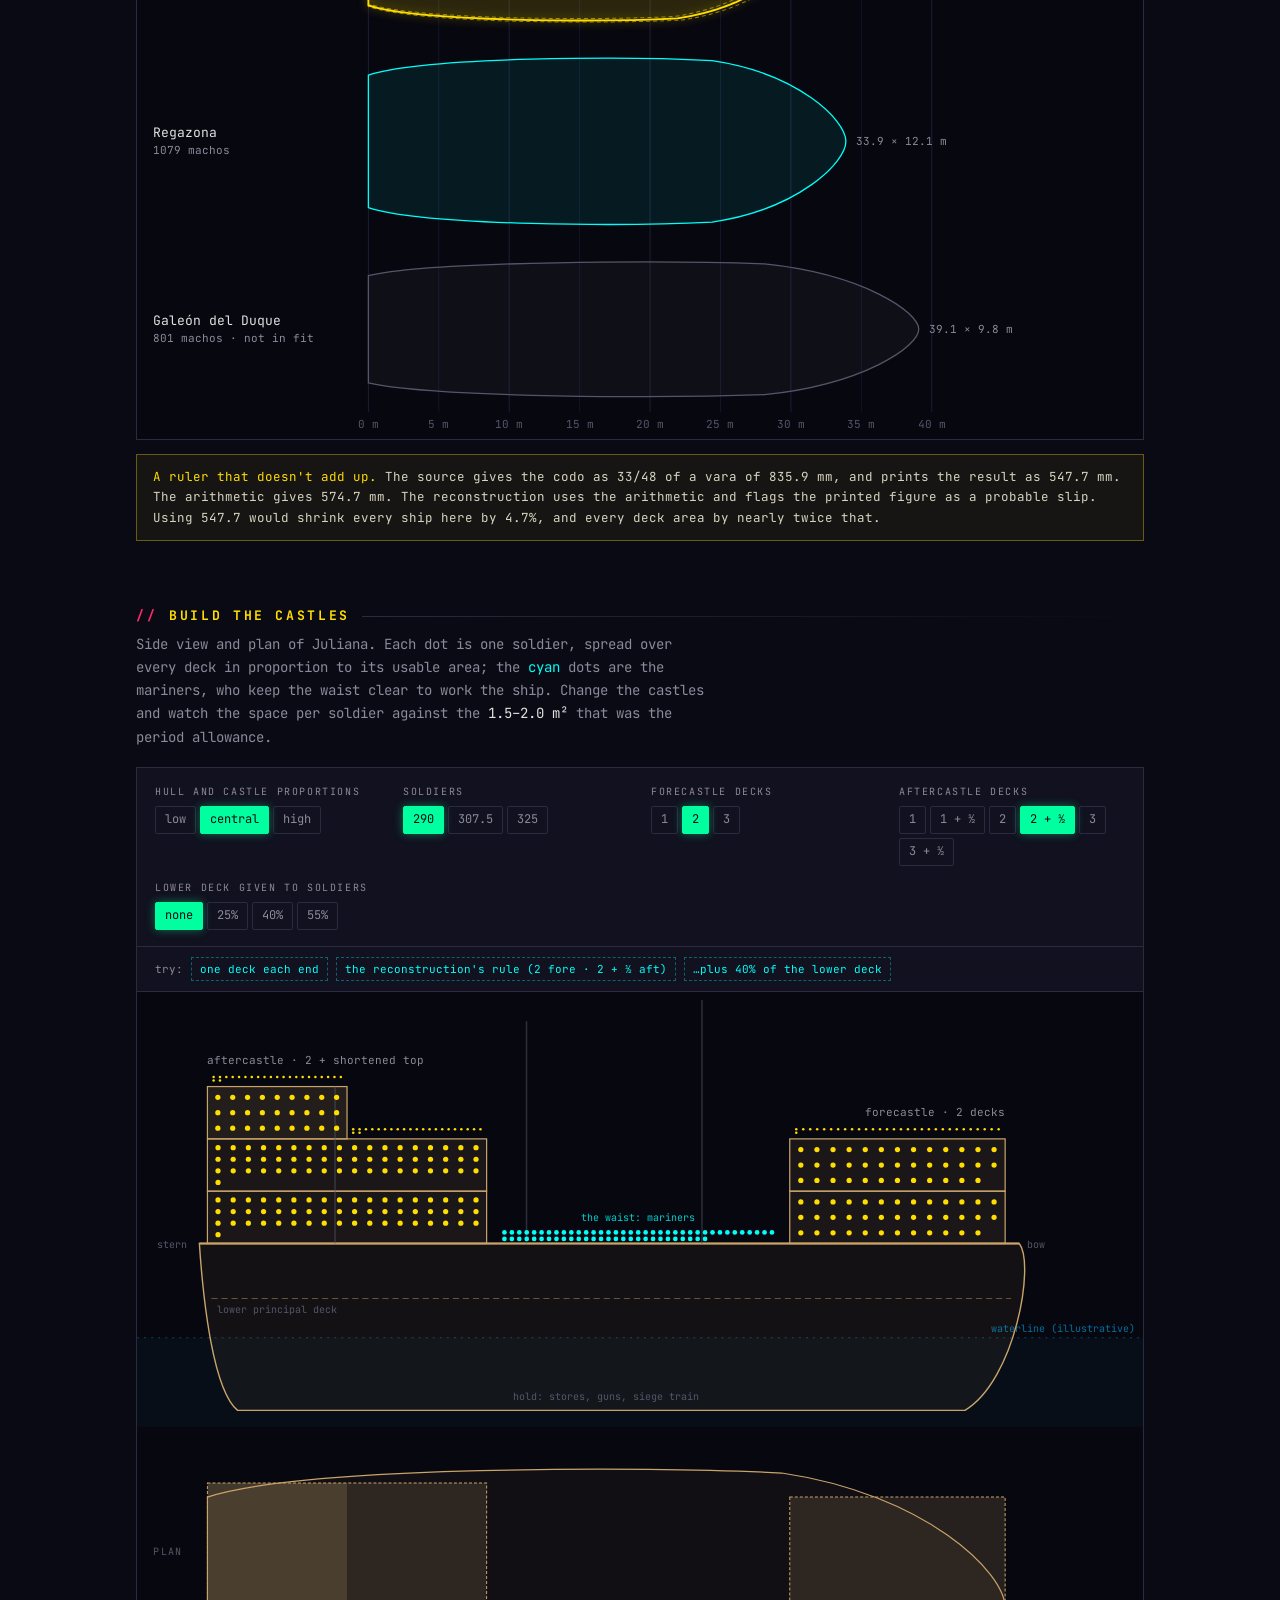
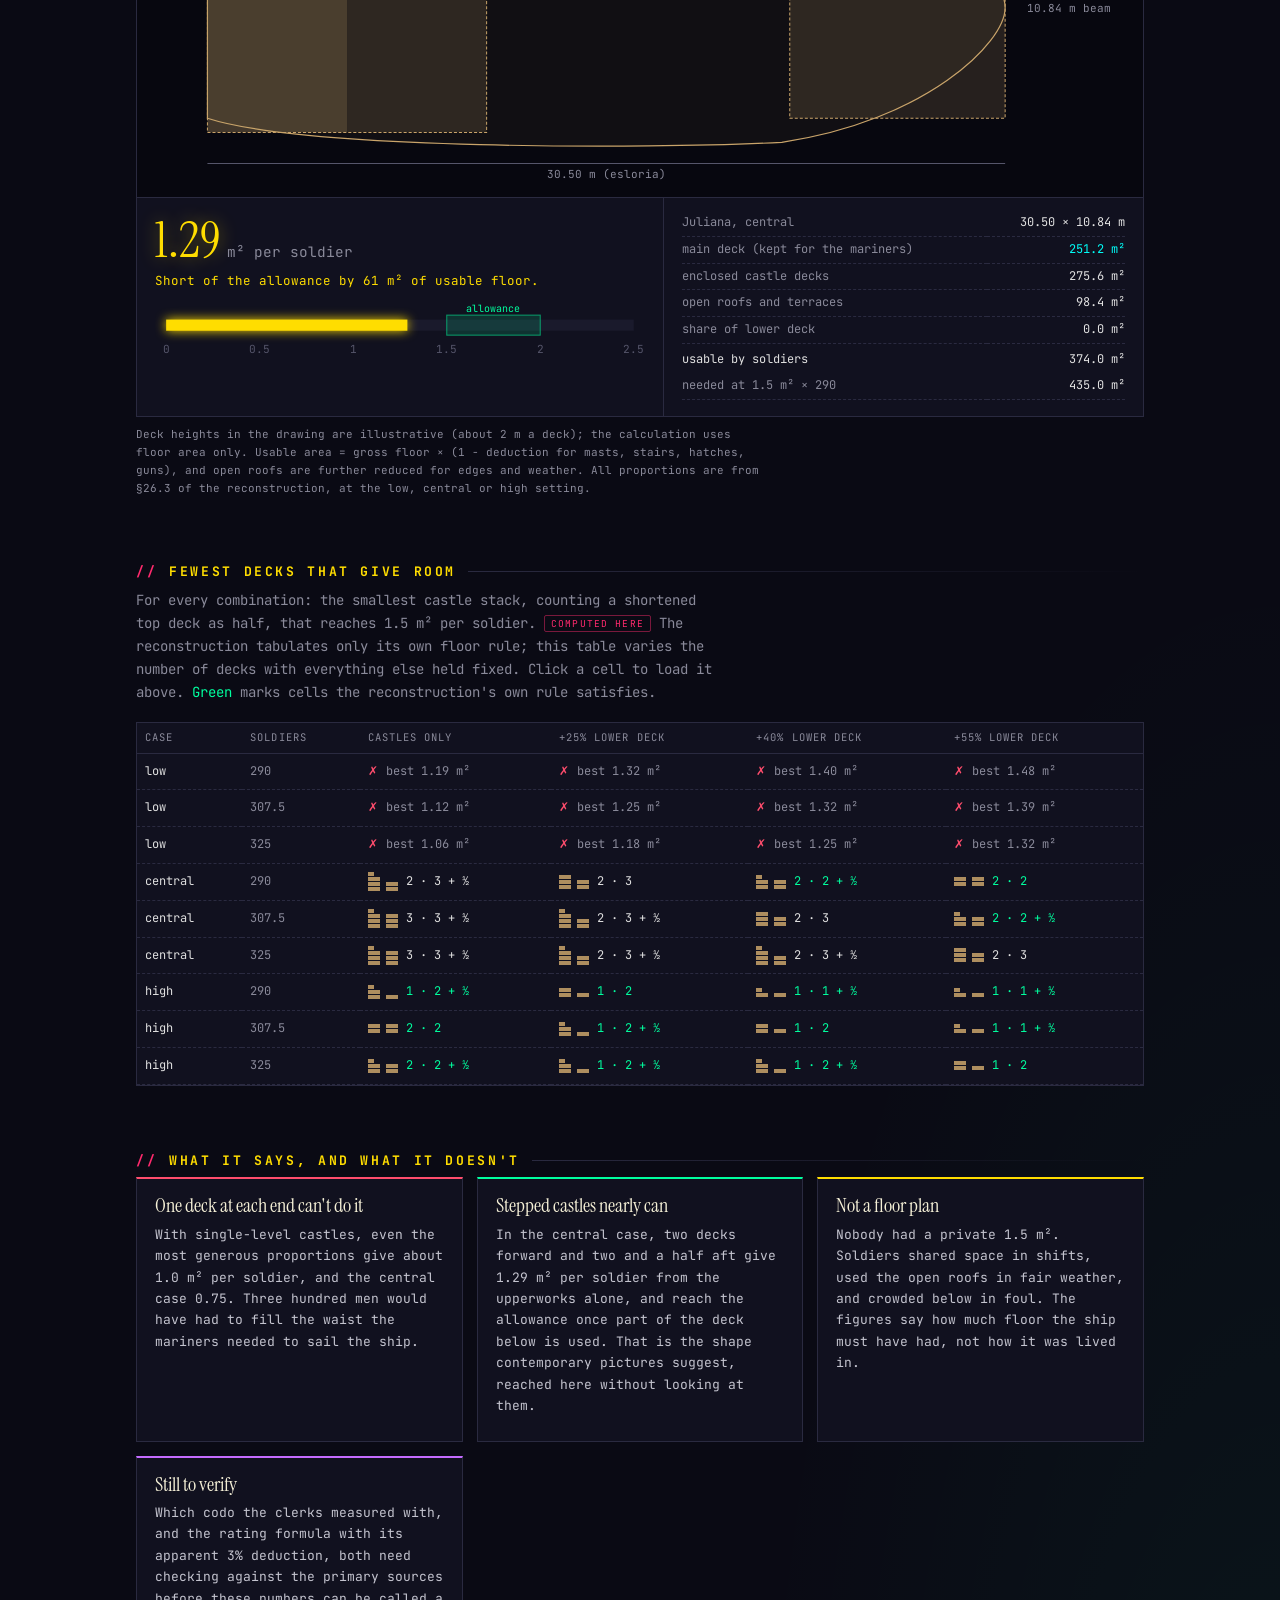
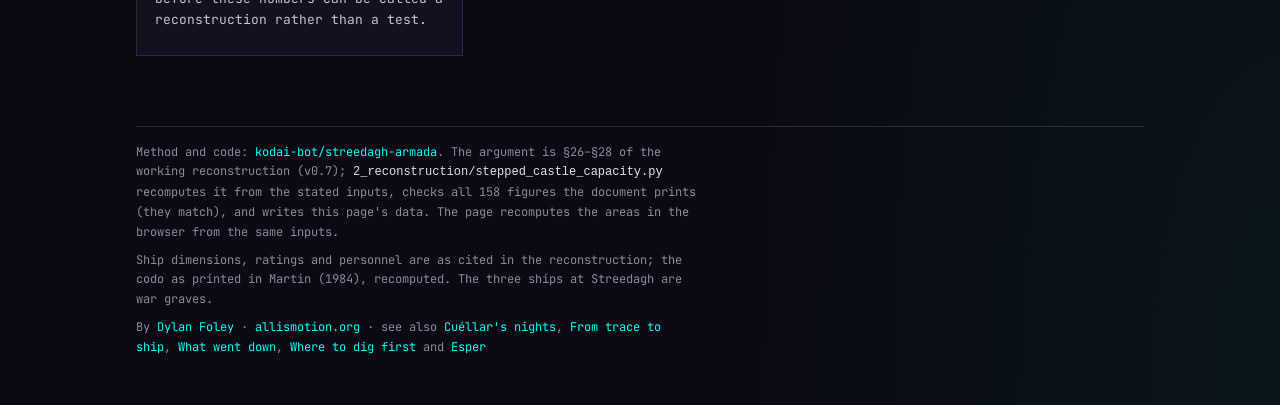
<file: streedagh/ships/index.html>
<!DOCTYPE html>
<html lang="en">
<head>
  <meta charset="utf-8">
  <meta name="viewport" content="width=device-width, initial-scale=1">
  <title>Standing Room</title>
  <meta name="description" content="La Juliana, wrecked at Streedagh in 1588, carried about 300 soldiers. No picture of her survives. From her tonnage rating and her sister ships' measurements: how big she was, and how many castle decks it took to give every soldier room to stand.">
  <meta name="theme-color" content="#0a0a14">
  <link rel="preconnect" href="https://fonts.googleapis.com">
  <link rel="preconnect" href="https://fonts.gstatic.com" crossorigin>
  <link href="https://fonts.googleapis.com/css2?family=Instrument+Serif:ital@0;1&family=JetBrains+Mono:wght@400;700;800&display=swap" rel="stylesheet">
  <style>
    :root {
      --bg: #0a0a14;
      --panel: #11111f;
      --panel2: #161628;
      --line: #2a2a40;
      --fg: #e0e0e0;
      --dim: #8a8a9a;
      --faint: #55556a;
      --pink: #ff2a6d;
      --green: #00ff9f;
      --cyan: #00fff9;
      --blue: #00b4ff;
      --purple: #c46bff;
      --yellow: #ffdd00;
      --moon: #f4efd6;
      --bad: #ff4d6d;
      --good: #00ff9f;
      --wood: #c9a46a;
      --serif: "Instrument Serif", Georgia, serif;
      /* epistemic tags */
      --t-source: var(--cyan);
      --t-derived: var(--green);
      --t-inferred: var(--yellow);
      --t-hypothesis: var(--purple);
    }
    * { box-sizing: border-box; }
    html { background: var(--bg); }
    body {
      margin: 0;
      color: var(--fg);
      font: 14px/1.65 "JetBrains Mono", ui-monospace, monospace;
      background:
        radial-gradient(ellipse 70% 40% at 50% -5%, rgba(201,164,106,.10), transparent 70%),
        radial-gradient(ellipse 60% 40% at 100% 100%, rgba(0,255,159,.05), transparent 70%),
        var(--bg);
      overflow-x: hidden;
    }
    body::before {
      content: ""; position: fixed; inset: 0; pointer-events: none; z-index: 2000;
      background: repeating-linear-gradient(to bottom, rgba(255,255,255,.02) 0 1px, transparent 1px 3px);
    }
    a { color: var(--cyan); text-decoration: none; }
    a:hover, a:focus-visible { color: var(--green); text-shadow: 0 0 8px var(--green); outline: none; }
    main { max-width: 1040px; margin: 0 auto; padding: 48px 16px 40px; }
    code { color: var(--fg); }

    .crumb { color: var(--dim); font-size: 12px; margin: 0 0 28px; }
    .crumb .p { color: var(--green); }
    .kicker { margin: 0; color: var(--pink); font-size: 11px; letter-spacing: .22em; text-transform: uppercase; }
    h1 {
      margin: 6px 0 14px;
      font-family: var(--serif); font-style: italic; font-weight: 400;
      font-size: clamp(3rem, 11vw, 6rem); line-height: .95;
      color: var(--moon);
      text-shadow: 0 0 6px rgba(244,239,214,.5), 0 0 30px rgba(201,164,106,.35), 0 0 80px rgba(0,255,159,.25);
    }
    .lede { max-width: 66ch; color: #c9c9d4; margin: 0 0 10px; }
    .lede em { font-family: var(--serif); font-style: italic; font-size: 1.18em; color: var(--moon); }

    section { margin-top: 64px; }
    h2 {
      font-size: .82rem; text-transform: uppercase; letter-spacing: .2em;
      margin: 0 0 6px; color: var(--yellow);
      display: flex; align-items: center; gap: 12px;
    }
    h2::before { content: "//"; color: var(--pink); }
    h2::after { content: ""; flex: 1; height: 1px; background: linear-gradient(90deg, var(--line), transparent); }
    .sub { color: var(--dim); margin: 0 0 18px; max-width: 72ch; }
    .sub b { color: var(--fg); font-weight: 400; }

    .tag {
      display: inline-block; font-size: 9.5px; padding: 0 6px; border: 1px solid; border-radius: 2px;
      text-transform: uppercase; letter-spacing: .12em; line-height: 1.6; vertical-align: 1px;
      color: var(--c); border-color: color-mix(in srgb, var(--c) 45%, transparent);
    }
    .tag.source { --c: var(--t-source); }
    .tag.derived { --c: var(--t-derived); }
    .tag.inferred { --c: var(--t-inferred); }
    .tag.hypothesis { --c: var(--t-hypothesis); }
    .tag.here { --c: var(--pink); }

    /* ── chain ─────────────────────────────────────────── */
    .chain { display: grid; grid-template-columns: repeat(5, 1fr); gap: 0; border: 1px solid var(--line); background: var(--panel); }
    .step { padding: 14px 14px 16px; border-right: 1px solid var(--line); position: relative; }
    .step:last-child { border-right: 0; }
    .step:not(:last-child)::after {
      content: "▸"; position: absolute; right: -7px; top: 14px; color: var(--pink); font-size: 12px;
      background: var(--panel); line-height: 1; z-index: 1;
    }
    .step .k { font-size: 10px; color: var(--faint); letter-spacing: .14em; text-transform: uppercase; margin: 0 0 6px; }
    .step .v { font-family: var(--serif); font-size: 1.55em; line-height: 1.15; color: var(--moon); margin: 8px 0 6px; }
    .step p { margin: 0; color: var(--dim); font-size: 12px; }

    /* ── fleet ─────────────────────────────────────────── */
    .panel { border: 1px solid var(--line); background: #07070f; }
    .panel svg { display: block; width: 100%; height: auto; }
    .note { font-size: 11px; color: var(--dim); margin-top: 8px; max-width: 90ch; }
    .flag { margin-top: 14px; padding: 12px 16px; border: 1px solid rgba(255,221,0,.35); background: rgba(255,221,0,.05); color: #d8d4c0; font-size: 12.5px; }
    .flag b { color: var(--yellow); font-weight: 400; }

    /* ── ship builder ──────────────────────────────────── */
    .builder { border: 1px solid var(--line); background: var(--panel); }
    .controls { display: grid; grid-template-columns: repeat(auto-fit, minmax(180px, 1fr)); gap: 14px 22px; padding: 16px 18px; border-bottom: 1px solid var(--line); }
    .ctl label { display: block; font-size: 10px; letter-spacing: .16em; text-transform: uppercase; color: var(--dim); margin-bottom: 6px; }
    .seg { display: flex; flex-wrap: wrap; gap: 4px; }
    .seg button {
      font: inherit; font-size: 12px; background: transparent; color: var(--dim);
      border: 1px solid var(--line); padding: 3px 9px; cursor: pointer; border-radius: 2px;
    }
    .seg button:hover { color: var(--fg); border-color: var(--dim); }
    .seg button.on { color: var(--bg); background: var(--green); border-color: var(--green); box-shadow: 0 0 10px rgba(0,255,159,.4); }
    .seg button:focus-visible { outline: 1px solid var(--cyan); outline-offset: 1px; }
    .presets { display: flex; flex-wrap: wrap; gap: 8px; padding: 10px 18px; border-bottom: 1px solid var(--line); font-size: 11px; color: var(--dim); align-items: center; }
    .presets button { font: inherit; font-size: 11px; background: none; color: var(--cyan); border: 1px dashed rgba(0,255,249,.35); padding: 2px 8px; cursor: pointer; }
    .presets button:hover { border-style: solid; }
    .ship { background: #07070f; overflow-x: auto; }
    .ship svg { display: block; width: 100%; min-width: 680px; height: auto; }
    .readout { display: grid; grid-template-columns: 1.1fr 1fr; gap: 0; border-top: 1px solid var(--line); }
    .gauge { padding: 16px 18px 18px; border-right: 1px solid var(--line); }
    .big { font-family: var(--serif); font-size: 3.2rem; line-height: 1; color: var(--c, var(--fg)); text-shadow: 0 0 18px color-mix(in srgb, var(--c, #fff) 45%, transparent); }
    .big small { font-family: "JetBrains Mono", monospace; font-size: .9rem; color: var(--dim); text-shadow: none; margin-left: 6px; }
    .verdict { margin: 6px 0 12px; font-size: 12.5px; color: var(--c); }
    .areas { padding: 12px 18px 16px; font-size: 12px; }
    .areas table { width: 100%; border-collapse: collapse; }
    .areas td { padding: 3px 0; border-bottom: 1px dashed var(--line); color: var(--dim); }
    .areas td.n { text-align: right; color: var(--fg); white-space: nowrap; }
    .areas tr.tot td { color: var(--fg); border-bottom: 0; padding-top: 6px; }
    .areas i { display: inline-block; width: 9px; height: 9px; border-radius: 50%; margin-right: 7px; vertical-align: -1px; background: var(--c); }

    /* ── minimum grid ──────────────────────────────────── */
    .mins { width: 100%; border-collapse: collapse; font-size: 12px; }
    .mins th { font-weight: 400; color: var(--dim); text-align: left; padding: 6px 8px; font-size: 10.5px; letter-spacing: .1em; text-transform: uppercase; border-bottom: 1px solid var(--line); }
    .mins td { padding: 0; border-bottom: 1px dashed var(--line); }
    .mins td.rh { padding: 8px; color: var(--dim); white-space: nowrap; }
    .mins td.rh b { color: var(--fg); font-weight: 400; }
    .mins button {
      width: 100%; text-align: left; font: inherit; font-size: 12px; background: none; border: 0; color: var(--fg);
      padding: 8px; cursor: pointer; display: flex; gap: 8px; align-items: center;
    }
    .mins button:hover, .mins button:focus-visible { background: rgba(0,255,159,.06); outline: none; }
    .mins button.no { color: var(--bad); }
    .mins button.doc { color: var(--green); }
    .stack { display: inline-flex; gap: 6px; align-items: flex-end; }
    .stack span { display: inline-flex; flex-direction: column-reverse; gap: 1px; }
    .stack span i { display: block; width: 12px; height: 4px; background: var(--wood); opacity: .85; }
    .stack span i.half { width: 6px; }
    .scroll { overflow-x: auto; border: 1px solid var(--line); background: var(--panel); }
    .scroll table { min-width: 640px; }

    .cards { display: grid; grid-template-columns: repeat(auto-fit, minmax(280px, 1fr)); gap: 14px; }
    .card { background: var(--panel); border: 1px solid var(--line); border-top: 2px solid var(--c); padding: 14px 18px 16px; }
    .card h3 { margin: 0 0 6px; font-family: var(--serif); font-weight: 400; font-size: 1.45em; color: var(--moon); line-height: 1.2; }
    .card p { margin: 0 0 8px; color: #c4c4cf; font-size: 13px; }

    footer { margin-top: 70px; padding-top: 16px; border-top: 1px solid var(--line); color: var(--dim); font-size: 12px; }
    footer p { margin: 0 0 8px; max-width: 80ch; }

    @media (max-width: 760px) {
      .chain { grid-template-columns: 1fr; }
      .step { border-right: 0; border-bottom: 1px solid var(--line); }
      .step:not(:last-child)::after { content: "▾"; right: auto; left: 14px; top: auto; bottom: -7px; }
      .readout { grid-template-columns: 1fr; }
      .gauge { border-right: 0; border-bottom: 1px solid var(--line); }
    }
  </style>
</head>
<body>
<main>
  <p class="crumb"><span class="p">~ $</span> <a href="../../">kodai-bot</a> / <a href="../">streedagh</a> / ships</p>

  <header>
    <p class="kicker">Streedagh · 1588 · a ship rebuilt from numbers</p>
    <h1>Standing room</h1>
    <p class="lede">La Juliana was one of the three Armada ships that broke up at Streedagh. She carried about <b>65–70 mariners and 290–325 soldiers</b>. No drawing of her survives, and the wreck lies in pieces on the seabed. What does survive is a column of administrative figures: her tonnage rating, and the measured dimensions of ships of her squadron.</p>
    <p class="lede">From those alone you can ask a plain question: <em>where did three hundred soldiers stand?</em> The answer forces a shape on the ship. A single deck at each end is nowhere near enough. Stepped castles, two and three decks high, fore and aft, come close.</p>
  </header>

  <section id="chain">
    <h2>From a ruler to a ship</h2>
    <p class="sub">Each step is tagged by how it is known: <span class="tag source">source</span> read from a document, <span class="tag derived">derived</span> by arithmetic, <span class="tag inferred">inferred</span> from comparison, <span class="tag hypothesis">hypothesis</span> assumed and varied. Nothing later in the chain is allowed to borrow certainty from an earlier step.</p>
    <div class="chain" id="chain-steps"></div>
  </section>

  <section id="fleet">
    <h2>Her sisters, to scale</h2>
    <p class="sub">Four ships whose dimensions were recorded in codos, drawn in plan at the same scale. Juliana's own dimensions are lost, but her rating is known (860 wartime toneladas, so 716.7 machos). Fitting her rating against the three broad-bodied ships gives her size three ways. The duke's galleon is long and narrow, a different family, so it is left out of the fit.</p>
    <div class="panel"><svg id="fleet-svg" viewBox="0 0 1000 900" role="img" aria-label="Plan outlines of the comparator ships and La Juliana's three estimates, to scale"></svg></div>
    <div class="flag"><b>A ruler that doesn't add up.</b> The source gives the codo as 33/48 of a vara of 835.9 mm, and prints the result as 547.7 mm. The arithmetic gives <span id="codo-txt">574.7</span> mm. The reconstruction uses the arithmetic and flags the printed figure as a probable slip. Using 547.7 would shrink every ship here by <span id="codo-pct">4.7</span>%, and every deck area by nearly twice that.</div>
  </section>

  <section id="builder-section">
    <h2>Build the castles</h2>
    <p class="sub">Side view and plan of Juliana. Each dot is one soldier, spread over every deck in proportion to its usable area; the <span style="color:var(--cyan)">cyan</span> dots are the mariners, who keep the waist clear to work the ship. Change the castles and watch the space per soldier against the <b>1.5–2.0 m²</b> that was the period allowance.</p>
    <div class="builder">
      <div class="controls">
        <div class="ctl"><label>Hull and castle proportions</label><div class="seg" data-k="scenario"></div></div>
        <div class="ctl"><label>Soldiers</label><div class="seg" data-k="soldiers"></div></div>
        <div class="ctl"><label>Forecastle decks</label><div class="seg" data-k="fore"></div></div>
        <div class="ctl"><label>Aftercastle decks</label><div class="seg" data-k="aft"></div></div>
        <div class="ctl"><label>Lower deck given to soldiers</label><div class="seg" data-k="share"></div></div>
      </div>
      <div class="presets">
        <span>try:</span>
        <button data-p="single">one deck each end</button>
        <button data-p="doc">the reconstruction's rule (2 fore · 2 + ½ aft)</button>
        <button data-p="docdeck">…plus 40% of the lower deck</button>
      </div>
      <div class="ship"><svg id="ship-svg" viewBox="0 0 1000 800" role="img" aria-label="Side elevation and plan of La Juliana with soldiers on each deck"></svg></div>
      <div class="readout">
        <div class="gauge">
          <div class="big" id="per">–<small>m² per soldier</small></div>
          <p class="verdict" id="verdict"></p>
          <svg id="gauge-svg" viewBox="0 0 440 54" style="width:100%;height:auto;display:block"></svg>
        </div>
        <div class="areas"><table id="areas"></table></div>
      </div>
    </div>
    <p class="note">Deck heights in the drawing are illustrative (about 2 m a deck); the calculation uses floor area only. Usable area = gross floor × (1 − deduction for masts, stairs, hatches, guns), and open roofs are further reduced for edges and weather. All proportions are from §26.3 of the reconstruction, at the low, central or high setting.</p>
  </section>

  <section id="minimum">
    <h2>Fewest decks that give room</h2>
    <p class="sub">For every combination: the smallest castle stack, counting a shortened top deck as half, that reaches 1.5 m² per soldier. <span class="tag here">computed here</span> The reconstruction tabulates only its own floor rule; this table varies the number of decks with everything else held fixed. Click a cell to load it above. <span style="color:var(--green)">Green</span> marks cells the reconstruction's own rule satisfies.</p>
    <div class="scroll"><table class="mins" id="mins"></table></div>
  </section>

  <section id="reading">
    <h2>What it says, and what it doesn't</h2>
    <div class="cards">
      <div class="card" style="--c:var(--bad)"><h3>One deck at each end can't do it</h3><p>With single-level castles, even the most generous proportions give about 1.0 m² per soldier, and the central case 0.75. Three hundred men would have had to fill the waist the mariners needed to sail the ship.</p></div>
      <div class="card" style="--c:var(--green)"><h3>Stepped castles nearly can</h3><p>In the central case, two decks forward and two and a half aft give 1.29 m² per soldier from the upperworks alone, and reach the allowance once part of the deck below is used. That is the shape contemporary pictures suggest, reached here without looking at them.</p></div>
      <div class="card" style="--c:var(--yellow)"><h3>Not a floor plan</h3><p>Nobody had a private 1.5 m². Soldiers shared space in shifts, used the open roofs in fair weather, and crowded below in foul. The figures say how much floor the ship must have had, not how it was lived in.</p></div>
      <div class="card" style="--c:var(--purple)"><h3>Still to verify</h3><p>Which codo the clerks measured with, and the rating formula with its apparent 3% deduction, both need checking against the primary sources before these numbers can be called a reconstruction rather than a test.</p></div>
    </div>
  </section>

  <footer>
    <p>Method and code: <a href="https://github.com/kodai-bot/streedagh-armada">kodai-bot/streedagh-armada</a>. The argument is §26–§28 of the working reconstruction (v0.7); <code>2_reconstruction/stepped_castle_capacity.py</code> recomputes it from the stated inputs, checks all 158 figures the document prints (they match), and writes this page's data. The page recomputes the areas in the browser from the same inputs.</p>
    <p>Ship dimensions, ratings and personnel are as cited in the reconstruction; the codo as printed in Martin (1984), recomputed. The three ships at Streedagh are war graves.</p>
    <p>By <a href="../../">Dylan Foley</a> · <a href="https://allismotion.org">allismotion.org</a> · see also <a href="../">Cuéllar's nights</a>, <a href="../signals/">From trace to ship</a>, <a href="../seabed/">What went down</a>, <a href="../targets/">Where to dig first</a> and <a href="../../esper/">Esper</a></p>
  </footer>
</main>

<script>
(async function () {
  'use strict';
  const D = await (await fetch('capacity.json')).json();
  const NS = 'http://www.w3.org/2000/svg';
  const $ = id => document.getElementById(id);
  const css = n => getComputedStyle(document.documentElement).getPropertyValue(n).trim();
  function el(tag, attrs, parent, text) {
    const e = document.createElementNS(NS, tag);
    for (const k in attrs) e.setAttribute(k, attrs[k]);
    if (text != null) e.textContent = text;
    if (parent) parent.appendChild(e);
    return e;
  }
  const f1 = x => x.toFixed(1), f2 = x => x.toFixed(2);
  const I = D.inputs, J = D.juliana, SC = ['low', 'central', 'high'];
  const codo = I.codo_m;

  // ── the chain ─────────────────────────────────────────────────────────
  const env = J.envelope;
  const chain = [
    ['1 · the ruler', 'derived', `${(codo * 1000).toFixed(1)} mm`, `One codo = 33/48 of a Castilian vara (835.9 mm).`],
    ['2 · the sisters', 'source', '4 ships', `Length, beam and depth in codos, and their ratings in machos (× 1.2 = wartime toneladas).`],
    ['3 · La Juliana', 'inferred', `${f1(env.central[0])} × ${f1(env.central[1])} m`, `From her rating of 716.7 machos, fitted three ways; range ${f1(env.low[0])}–${f1(env.high[0])} m long.`],
    ['4 · the castles', 'hypothesis', 'stepped', `Castle lengths, widths, deck count and deductions, each at low, central and high.`],
    ['5 · the soldiers', 'derived', `${f2(D.areas.central.net_upper / 290)} m²`, `Usable upperworks area per soldier, central case, 290 men. The allowance was 1.5–2.0.`],
  ];
  for (const [k, t, v, p] of chain) {
    const d = document.createElement('div');
    d.className = 'step';
    d.innerHTML = `<p class="k">${k}</p><span class="tag ${t}">${t}</span><div class="v">${v}</div><p>${p}</p>`;
    $('chain-steps').appendChild(d);
  }
  $('codo-txt').textContent = (codo * 1000).toFixed(1);
  $('codo-pct').textContent = ((1 - I.codo_martin_m / codo) * 100).toFixed(1);

  // ── hull outline in plan: pointed bow, square-ish stern ───────────────
  function planPath(x0, y0, L, B, s) {
    const l = L * s, h = B * s / 2, cy = y0;
    return `M${x0},${cy - h * .78} C${x0 + l * .12},${cy - h} ${x0 + l * .55},${cy - h} ${x0 + l * .72},${cy - h * .95}` +
      ` C${x0 + l * .9},${cy - h * .8} ${x0 + l},${cy - h * .25} ${x0 + l},${cy}` +
      ` C${x0 + l},${cy + h * .25} ${x0 + l * .9},${cy + h * .8} ${x0 + l * .72},${cy + h * .95}` +
      ` C${x0 + l * .55},${cy + h} ${x0 + l * .12},${cy + h} ${x0},${cy + h * .78} Z`;
  }

  // ── fleet panel ───────────────────────────────────────────────────────
  (function fleet() {
    const svg = $('fleet-svg'), S = 14, X0 = 230;
    const rows = D.ships.map(s => ({ name: s.name, m: s.m, machos: s.machos, fit: s.in_fit, kind: 'ship' }));
    rows.splice(2, 0, { name: 'La Juliana', kind: 'jul' });   // between Lavia and Regazona
    // axis ticks
    const grid = el('g', {}, svg);
    let y = 24;
    for (const r of rows) {
      y += (r.kind === 'ship' ? r.m[1] : env.high[1]) * S / 2;
      if (r.kind === 'ship') {
        const g = el('g', {}, svg);
        el('path', { d: planPath(X0, y, r.m[0], r.m[1], S), fill: r.fit ? 'rgba(0,255,249,.08)' : 'rgba(138,138,154,.06)',
          stroke: r.fit ? css('--cyan') : css('--faint'), 'stroke-width': 1.3 }, g);
        el('text', { x: 16, y: y - 4, fill: css('--fg'), 'font-size': 13 }, g, r.name);
        el('text', { x: 16, y: y + 13, fill: css('--dim'), 'font-size': 11 }, g,
          `${r.machos} machos${r.fit ? '' : ' · not in fit'}`);
        el('text', { x: X0 + r.m[0] * S + 10, y: y + 4, fill: css('--dim'), 'font-size': 11 }, g,
          `${f1(r.m[0])} × ${f1(r.m[1])} m`);
        y += r.m[1] * S / 2 + 34;
      } else {
        const g = el('g', {}, svg);
        const cols = { interpolation: css('--yellow'), ols: css('--yellow'), cube_root: css('--yellow') };
        for (const [k, v] of Object.entries(J.methods)) {
          el('path', { d: planPath(X0, y, v.m[0], v.m[1], S), fill: 'none', stroke: cols[k], 'stroke-width': 1,
            'stroke-dasharray': '4 3', opacity: .55 }, g);
        }
        const c = env.central;
        el('path', { d: planPath(X0, y, c[0], c[1], S), fill: 'rgba(255,221,0,.10)', stroke: css('--yellow'), 'stroke-width': 1.8,
          style: 'filter:drop-shadow(0 0 5px rgba(255,221,0,.5))' }, g);
        el('text', { x: 16, y: y - 4, fill: css('--yellow'), 'font-size': 14, 'font-weight': 700 }, g, 'La Juliana');
        el('text', { x: 16, y: y + 13, fill: css('--dim'), 'font-size': 11 }, g, '716.7 machos · inferred');
        el('text', { x: X0 + env.high[0] * S + 10, y: y - 4, fill: css('--yellow'), 'font-size': 11 }, g,
          `${f1(c[0])} × ${f1(c[1])} m`);
        el('text', { x: X0 + env.high[0] * S + 10, y: y + 11, fill: css('--dim'), 'font-size': 10.5 }, g,
          `three methods: ${f1(env.low[0])}–${f1(env.high[0])} m`);
        y += c[1] * S / 2 + 34;
      }
    }
    for (let m = 0; m <= 40; m += 5) {
      const x = X0 + m * S;
      el('line', { x1: x, x2: x, y1: 10, y2: y - 20, stroke: m % 10 ? '#14142a' : '#1d1d36' }, grid);
      el('text', { x, y: y - 4, fill: css('--faint'), 'font-size': 11, 'text-anchor': 'middle' }, grid, `${m} m`);
    }
    svg.setAttribute('viewBox', `0 0 1000 ${y + 6}`);
  })();

  // ── the model (same formula as stepped_castle_capacity.py) ────────────
  function areas(sc, fore, aft, top, share) {
    const [L, B] = J.envelope[sc], g = D.geometry[sc], keep = 1 - g.deduction;
    const main = L * B * g.planform;
    const ffp = g.fore_len * L * g.fore_wid * B, afp = g.aft_len * L * g.aft_wid * B;
    const parts = [];  // usable m² by place, for the dots
    for (let i = 0; i < fore; i++) parts.push({ id: `f${i}`, a: ffp * keep, where: 'fore', lvl: i });
    for (let i = 0; i < aft; i++) parts.push({ id: `a${i}`, a: afp * keep, where: 'aft', lvl: i });
    if (top) parts.push({ id: 'at', a: g.third * afp * keep, where: 'aft', lvl: aft, top: true });
    const op = keep * g.access;
    parts.push({ id: 'fr', a: ffp * op, where: 'fore', lvl: fore, roof: true });
    if (top) {
      parts.push({ id: 'ar', a: g.third * afp * op, where: 'aft', lvl: aft + 1, roof: true, top: true });
      parts.push({ id: 'atr', a: (1 - g.third) * afp * op, where: 'aft', lvl: aft, roof: true, terrace: true });
    } else parts.push({ id: 'ar', a: afp * op, where: 'aft', lvl: aft, roof: true });
    if (share) parts.push({ id: 'low', a: share * main * keep, where: 'lower' });
    const enclosed = parts.filter(p => !p.roof && p.where !== 'lower').reduce((s, p) => s + p.a, 0);
    const open = parts.filter(p => p.roof).reduce((s, p) => s + p.a, 0);
    const lower = share * main * keep;
    return { L, B, P: J.envelope[sc][2], g, main, ffp, afp, parts, enclosed, open, lower, total: enclosed + open + lower };
  }
  // self-check against the Python sweep
  let worst = 0;
  for (const r of D.sweep) for (const c of r.configs) {
    const a = areas(r.scenario, c.fore, c.aft, c.aft_top, r.lower_share);
    worst = Math.max(worst, Math.abs(a.total / r.soldiers - c.per_soldier));
  }
  if (worst > 0.001) console.warn('page model differs from stepped_castle_capacity.py by', worst);

  // ── builder state and controls ────────────────────────────────────────
  const st = { scenario: 'central', soldiers: 290, fore: 2, aft: '2.5', share: 0 };
  const OPTS = {
    scenario: SC.map(s => [s, s]),
    soldiers: I.soldiers.map(n => [n, String(n)]),
    fore: [[1, '1'], [2, '2'], [3, '3']],
    aft: [['1', '1'], ['1.5', '1 + ½'], ['2', '2'], ['2.5', '2 + ½'], ['3', '3'], ['3.5', '3 + ½']],
    share: I.lower_shares.map(s => [s, s ? `${Math.round(s * 100)}%` : 'none']),
  };
  const segs = {};
  document.querySelectorAll('.seg').forEach(box => {
    const k = box.dataset.k;
    segs[k] = OPTS[k].map(([v, lab]) => {
      const b = document.createElement('button');
      b.textContent = lab;
      b.addEventListener('click', () => { st[k] = v; draw(); });
      box.appendChild(b);
      return [v, b];
    });
  });
  const PRESETS = {
    single: { fore: 1, aft: '1', share: 0 },
    doc: { fore: 2, aft: '2.5', share: 0 },
    docdeck: { fore: 2, aft: '2.5', share: 0.4 },
  };
  document.querySelectorAll('.presets button').forEach(b =>
    b.addEventListener('click', () => { Object.assign(st, PRESETS[b.dataset.p]); draw(); }));

  // ── drawing ───────────────────────────────────────────────────────────
  const svg = $('ship-svg');
  const S = 26, X0 = 70, DECK = 250, LH = 2.0;    // px per m, stern x, main-deck y, deck height (m, illustrative)
  const PLAN_Y = 612;

  function dots(g, n, x, y, w, h, color) {
    if (n <= 0 || w <= 2 || h <= 2) return;
    let cols = Math.max(1, Math.round(Math.sqrt(n * w / h)));
    let rows = Math.ceil(n / cols);
    while (rows * cols < n) cols++;
    const dx = w / cols, dy = h / rows, r = Math.min(2.6, dx * .36, dy * .36);
    let k = 0;
    for (let j = 0; j < rows && k < n; j++)
      for (let i = 0; i < cols && k < n; i++, k++)
        el('circle', { cx: x + dx * (i + .5), cy: y + dy * (j + .5), r, fill: color }, g);
  }
  function apportion(n, weights) {   // largest remainder
    const tot = weights.reduce((a, b) => a + b, 0);
    const raw = weights.map(w => n * w / tot), out = raw.map(Math.floor);
    let left = Math.round(n) - out.reduce((a, b) => a + b, 0);
    raw.map((r, i) => [r - out[i], i]).sort((a, b) => b[0] - a[0]).slice(0, left).forEach(([, i]) => out[i]++);
    return out;
  }

  function draw() {
    for (const k in segs) for (const [v, b] of segs[k]) b.classList.toggle('on', v === st[k]);
    const aftN = parseFloat(st.aft), aftFull = Math.floor(aftN), top = aftN % 1 !== 0;
    const A = areas(st.scenario, st.fore, aftFull, top, st.share);
    const per = A.total / st.soldiers;
    const col = per >= I.benchmark[0] ? css('--good') : per >= 1.2 ? css('--yellow') : css('--bad');

    svg.innerHTML = '';
    const g = A.g, L = A.L * S, xs = X0, xb = X0 + L;
    const wood = css('--wood'), faint = css('--faint');
    // sea
    const wl = DECK + 3.6 * S;
    el('rect', { x: 0, y: wl, width: 1000, height: DECK + 7 * S - wl, fill: 'rgba(0,180,255,.035)' }, svg);
    el('line', { x1: 0, x2: 1000, y1: wl, y2: wl, stroke: 'rgba(0,180,255,.35)', 'stroke-dasharray': '2 5' }, svg);
    el('text', { x: 992, y: wl - 6, fill: 'rgba(0,180,255,.6)', 'font-size': 10, 'text-anchor': 'end' }, svg, 'waterline (illustrative)');

    // hull in elevation
    const keel = DECK + A.P * S;
    el('path', {
      d: `M${xs - 8},${DECK} L${xb + 14},${DECK} C${xb + 30},${DECK + 20} ${xb + 10},${keel - 30} ${xb - 40},${keel}` +
         ` L${xs + 30},${keel} C${xs + 6},${keel - 20} ${xs - 4},${DECK + 60} ${xs - 8},${DECK} Z`,
      fill: 'rgba(201,164,106,.06)', stroke: wood, 'stroke-width': 1.4 }, svg);
    // lower principal deck
    const lowY = DECK + 2.1 * S;
    el('line', { x1: xs + 4, x2: xb + 6, y1: lowY, y2: lowY, stroke: wood, opacity: .45, 'stroke-dasharray': '6 4' }, svg);
    el('text', { x: xs + 10, y: lowY + 14, fill: faint, 'font-size': 10 }, svg, 'lower principal deck');
    el('text', { x: (xs + xb) / 2, y: keel - 10, fill: faint, 'font-size': 10, 'text-anchor': 'middle' }, svg,
      'hold: stores, guns, siege train');

    // castles
    const fl = g.fore_len * L, al = g.aft_len * L, tl = g.third * al, H = LH * S;
    const fx = xb - fl;
    const box = (x, y, w, h, o = .10) => el('rect', { x, y, width: w, height: h, fill: `rgba(201,164,106,${o})`, stroke: wood, 'stroke-width': 1.2 }, svg);
    for (let i = 0; i < st.fore; i++) box(fx, DECK - H * (i + 1), fl, H);
    for (let i = 0; i < aftFull; i++) box(xs, DECK - H * (i + 1), al, H);
    if (top) box(xs, DECK - H * (aftFull + 1), tl, H, .14);
    // main deck line
    el('line', { x1: xs - 8, x2: xb + 14, y1: DECK, y2: DECK, stroke: wood, 'stroke-width': 2 }, svg);
    el('text', { x: (xs + al + fx) / 2, y: DECK - 0.55 * S - 8, fill: css('--cyan'), 'font-size': 10, 'text-anchor': 'middle', opacity: .8 }, svg, 'the waist: mariners');
    // masts (illustrative)
    for (const [fr, h] of [[.62, 9.5], [.4, 8.5], [.16, 6]])
      el('line', { x1: xs + fr * L, x2: xs + fr * L, y1: DECK, y2: DECK - h * S > 8 ? DECK - h * S : 8, stroke: faint, 'stroke-width': 1.5, opacity: .5 }, svg);

    // soldiers
    const parts = A.parts, n = apportion(st.soldiers, parts.map(p => p.a));
    const gd = el('g', {}, svg);
    parts.forEach((p, i) => {
      let x, y, w, h;
      const pad = 3;
      if (p.where === 'lower') {
        // a strip of the lower deck, its length in proportion to the share given to soldiers
        w = (xb - xs - 60) * st.share;
        x = (xs + xb - w) / 2; y = DECK + 6; h = lowY - DECK - 10;
      } else if (p.roof) {
        const base = p.where === 'fore' ? fx : xs;
        const len = p.where === 'fore' ? fl : (p.top ? tl : p.terrace ? al - tl : al);
        x = p.terrace ? xs + tl : base; w = len;
        y = DECK - H * p.lvl - 0.55 * S; h = 0.5 * S;
      } else {
        x = p.where === 'fore' ? fx : xs;
        w = p.where === 'fore' ? fl : (p.top ? tl : al);
        y = DECK - H * (p.lvl + 1); h = H;
      }
      dots(gd, n[i], x + pad, y + pad, w - 2 * pad, h - 2 * pad, col);
    });
    dots(gd, I.mariners[0], xs + al + 14, DECK - 0.55 * S, fx - xs - al - 28, 0.5 * S, css('--cyan'));
    // labels
    el('text', { x: xb, y: DECK - H * st.fore - 0.55 * S - 8, fill: css('--dim'), 'font-size': 11, 'text-anchor': 'end' }, svg,
      `forecastle · ${st.fore} deck${st.fore > 1 ? 's' : ''}`);
    el('text', { x: xs, y: DECK - H * (aftFull + (top ? 1 : 0)) - 0.55 * S - 8, fill: css('--dim'), 'font-size': 11 }, svg,
      `aftercastle · ${aftFull}${top ? ' + shortened top' : ''}`);
    el('text', { x: xs - 50, y: DECK + 4, fill: faint, 'font-size': 10 }, svg, 'stern');
    el('text', { x: xb + 22, y: DECK + 4, fill: faint, 'font-size': 10 }, svg, 'bow');

    // plan view
    el('text', { x: 16, y: PLAN_Y - 52, fill: faint, 'font-size': 10, 'letter-spacing': '.14em' }, svg, 'PLAN');
    el('path', { d: planPath(xs, PLAN_Y, A.L, A.B, S),
      fill: 'rgba(201,164,106,.05)', stroke: wood, 'stroke-width': 1.2 }, svg);
    const fw = g.fore_wid * A.B * S, aw = g.aft_wid * A.B * S;
    el('rect', { x: fx, y: PLAN_Y - fw / 2, width: fl, height: fw, fill: 'rgba(201,164,106,.16)', stroke: wood, 'stroke-dasharray': '3 2' }, svg);
    el('rect', { x: xs, y: PLAN_Y - aw / 2, width: al, height: aw, fill: 'rgba(201,164,106,.16)', stroke: wood, 'stroke-dasharray': '3 2' }, svg);
    if (top) el('rect', { x: xs, y: PLAN_Y - aw / 2, width: tl, height: aw, fill: 'rgba(201,164,106,.18)', stroke: 'none' }, svg);
    // dimension lines
    el('line', { x1: xs, x2: xb, y1: PLAN_Y + A.B * S / 2 + 14, y2: PLAN_Y + A.B * S / 2 + 14, stroke: faint }, svg);
    el('text', { x: (xs + xb) / 2, y: PLAN_Y + A.B * S / 2 + 28, fill: css('--dim'), 'font-size': 11, 'text-anchor': 'middle' }, svg,
      `${f2(A.L)} m (esloria)`);
    el('text', { x: xb + 22, y: PLAN_Y + 4, fill: css('--dim'), 'font-size': 11 }, svg, `${f2(A.B)} m beam`);

    // readout
    $('per').innerHTML = `${f2(per)}<small>m² per soldier</small>`;
    $('per').style.setProperty('--c', col);
    const v = $('verdict');
    v.style.setProperty('--c', col);
    v.textContent = per >= I.benchmark[1] ? 'Above the period allowance.'
      : per >= I.benchmark[0] ? 'Within the 1.5–2.0 m² allowance.'
      : `Short of the allowance by ${Math.round((I.benchmark[0] - per) * st.soldiers)} m² of usable floor.`;
    // gauge
    const gs = $('gauge-svg'); gs.innerHTML = '';
    const gx = x => 10 + x / 2.5 * 420;
    el('rect', { x: 10, y: 14, width: 420, height: 10, fill: '#1a1a2c' }, gs);
    el('rect', { x: gx(1.5), y: 10, width: gx(2) - gx(1.5), height: 18, fill: 'rgba(0,255,159,.14)', stroke: 'rgba(0,255,159,.5)' }, gs);
    el('rect', { x: 10, y: 14, width: Math.max(0, gx(Math.min(per, 2.5)) - 10), height: 10, fill: col, style: `filter:drop-shadow(0 0 5px ${col})` }, gs);
    for (const t of [0, .5, 1, 1.5, 2, 2.5])
      el('text', { x: gx(t), y: 44, fill: css('--faint'), 'font-size': 10, 'text-anchor': 'middle' }, gs, t);
    el('text', { x: (gx(1.5) + gx(2)) / 2, y: 7, fill: css('--green'), 'font-size': 9, 'text-anchor': 'middle' }, gs, 'allowance');

    const rows = [
      ['enclosed castle decks', A.enclosed, wood],
      ['open roofs and terraces', A.open, wood],
      ['share of lower deck', A.lower, wood],
    ];
    $('areas').innerHTML =
      `<tr><td>Juliana, ${st.scenario}</td><td class="n">${f2(A.L)} × ${f2(A.B)} m</td></tr>` +
      `<tr><td>main deck (kept for the mariners)</td><td class="n" style="color:var(--cyan)">${f1(A.main)} m²</td></tr>` +
      rows.map(([k, a]) => `<tr><td>${k}</td><td class="n">${f1(a)} m²</td></tr>`).join('') +
      `<tr class="tot"><td>usable by soldiers</td><td class="n">${f1(A.total)} m²</td></tr>` +
      `<tr><td>needed at 1.5 m² × ${st.soldiers}</td><td class="n">${f1(1.5 * st.soldiers)} m²</td></tr>`;
  }
  draw();

  // ── minimum table ─────────────────────────────────────────────────────
  (function mins() {
    const t = $('mins');
    const by = new Map(D.sweep.map(r => [`${r.scenario}|${r.soldiers}|${r.lower_share}`, r]));
    let h = '<tr><th>case</th><th>soldiers</th>' + I.lower_shares.map(s =>
      `<th>${s ? `+${Math.round(s * 100)}% lower deck` : 'castles only'}</th>`).join('') + '</tr>';
    t.innerHTML = h;
    const stackHtml = (f, a, top) =>
      `<span class="stack"><span>${'<i></i>'.repeat(a)}${top ? '<i class="half"></i>' : ''}</span><span>${'<i></i>'.repeat(f)}</span></span>`;
    for (const sc of SC) for (const n of I.soldiers) {
      const tr = document.createElement('tr');
      tr.innerHTML = `<td class="rh"><b>${sc}</b></td><td class="rh">${n}</td>`;
      for (const s of I.lower_shares) {
        const r = by.get(`${sc}|${n}|${s}`), m = r.minimum;
        const td = document.createElement('td'), b = document.createElement('button');
        const docOk = r.configs.find(c => c.fore === 2 && c.aft === 2 && c.aft_top).per_soldier >= I.benchmark[0];
        if (m) {
          b.innerHTML = `${stackHtml(m.fore, m.aft, m.aft_top)} ${m.fore} · ${m.aft}${m.aft_top ? ' + ½' : ''}`;
          if (docOk) b.classList.add('doc');
          b.title = `fore ${m.fore}, aft ${m.aft}${m.aft_top ? ' + shortened top' : ''}: ${m.per_soldier.toFixed(2)} m² per soldier`;
        } else {
          const best = Math.max(...r.configs.map(c => c.per_soldier));
          b.innerHTML = `✗ <span style="color:var(--dim)">best ${best.toFixed(2)} m²</span>`;
          b.classList.add('no');
          b.title = 'Not reached even with three decks at each end';
        }
        b.addEventListener('click', () => {
          const c = m || r.configs.reduce((a, c2) => c2.per_soldier > a.per_soldier ? c2 : a);
          Object.assign(st, { scenario: sc, soldiers: n, share: s, fore: c.fore, aft: String(c.aft + (c.aft_top ? .5 : 0)) });
          draw();
          $('builder-section').scrollIntoView({ behavior: 'smooth' });
        });
        td.appendChild(b); tr.appendChild(td);
      }
      t.appendChild(tr);
    }
  })();
})();
</script>
</body>
</file>
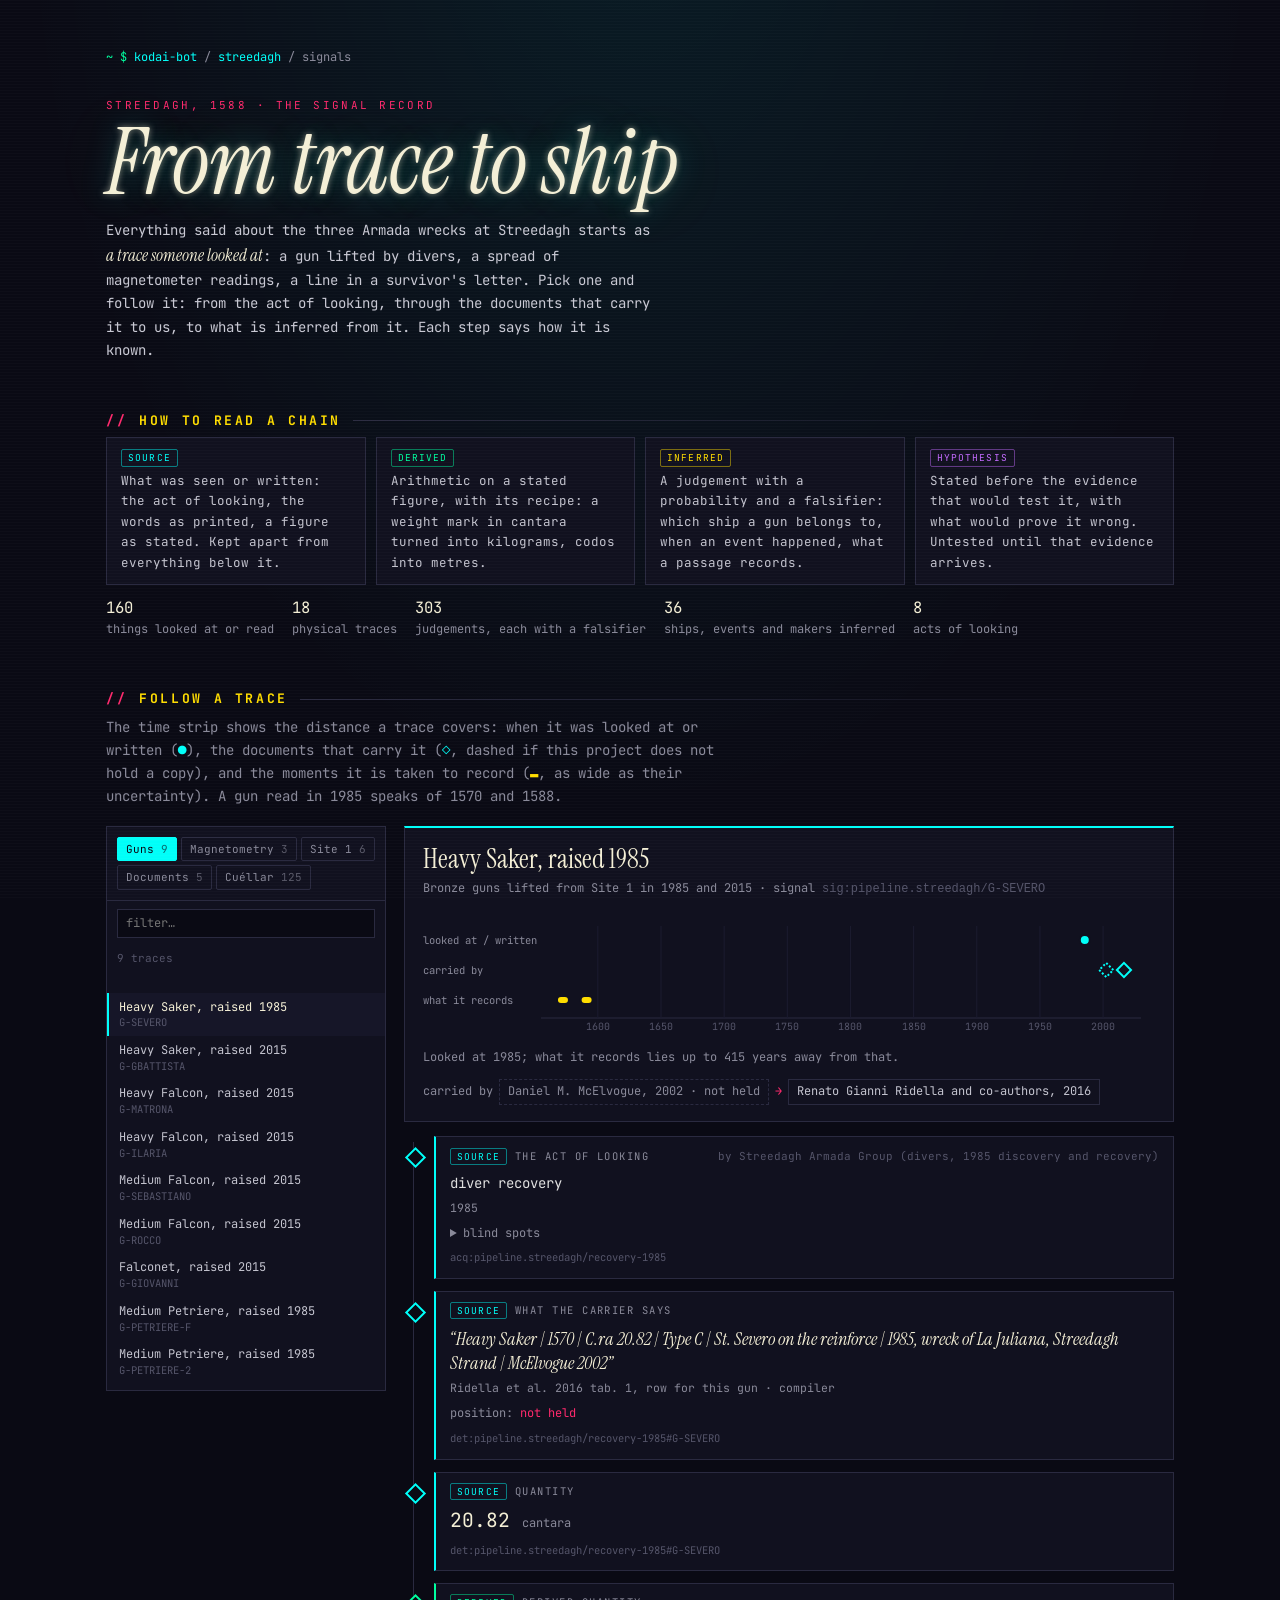
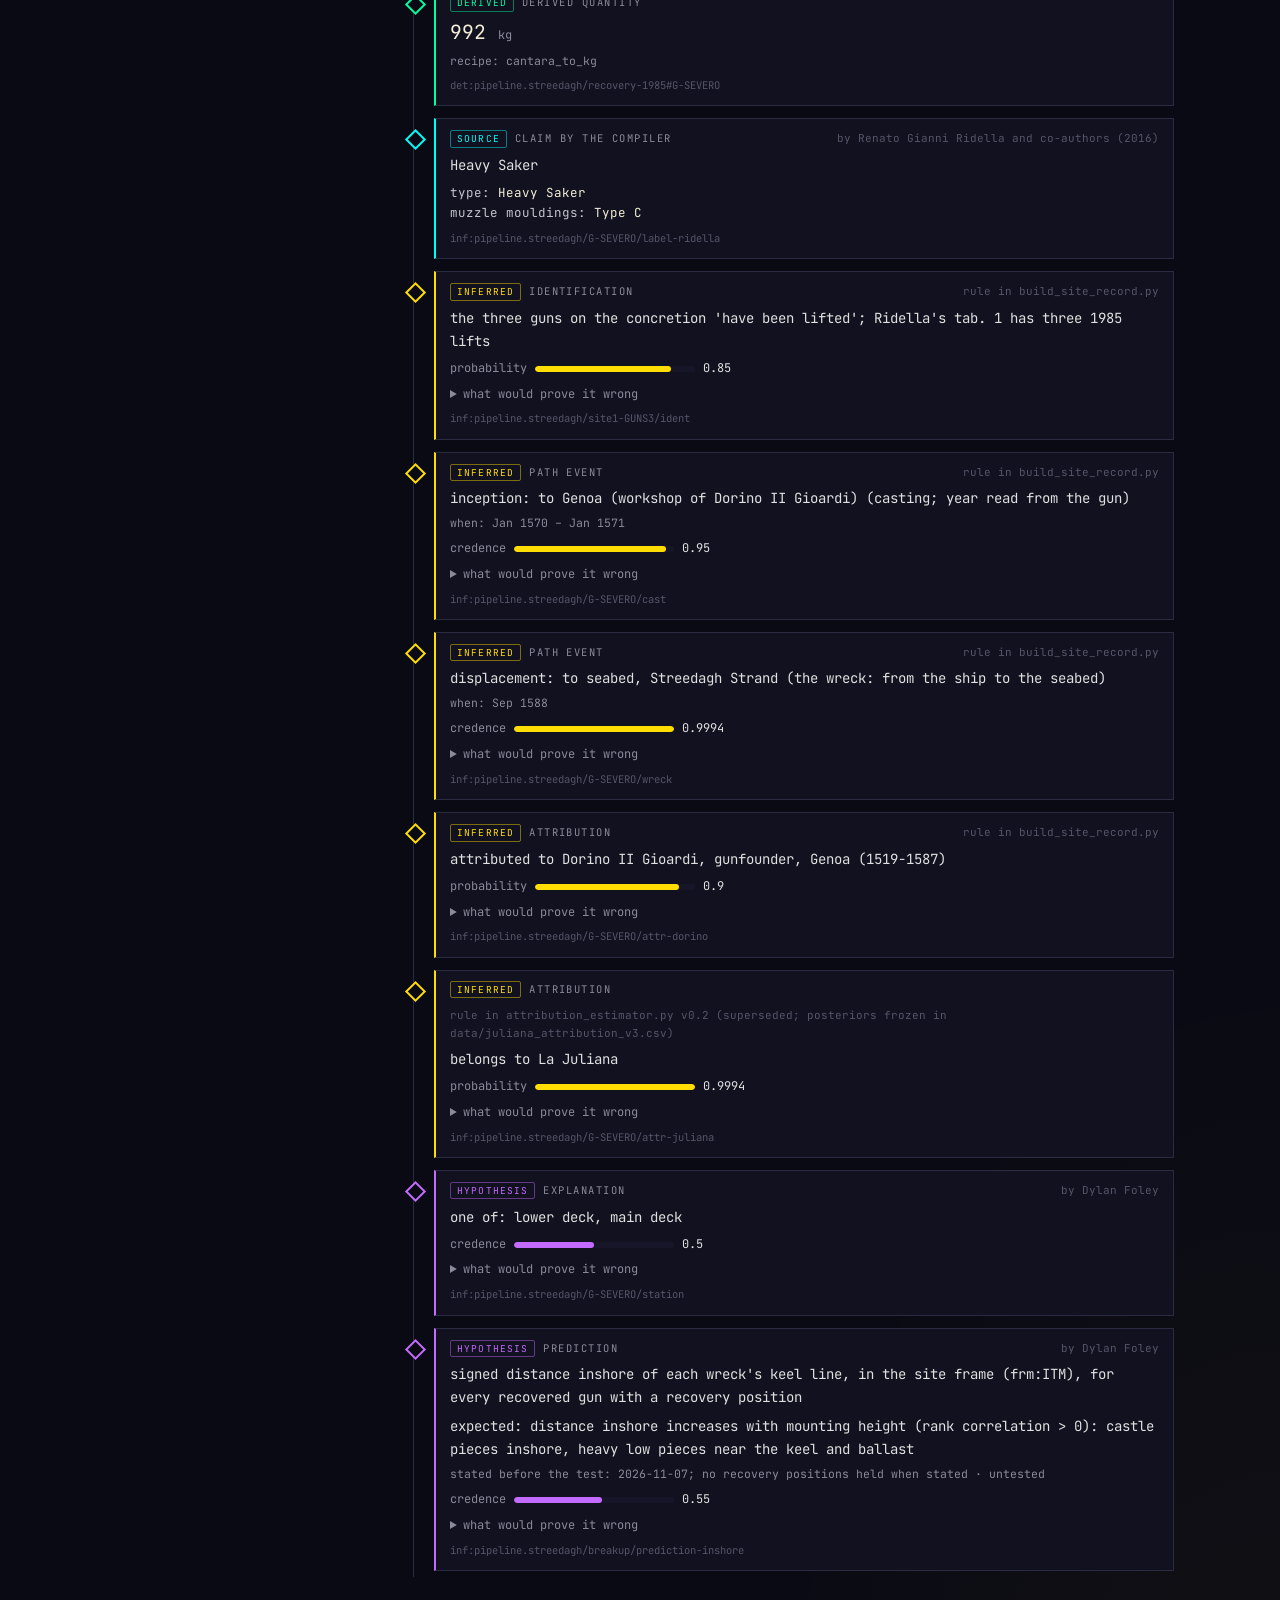
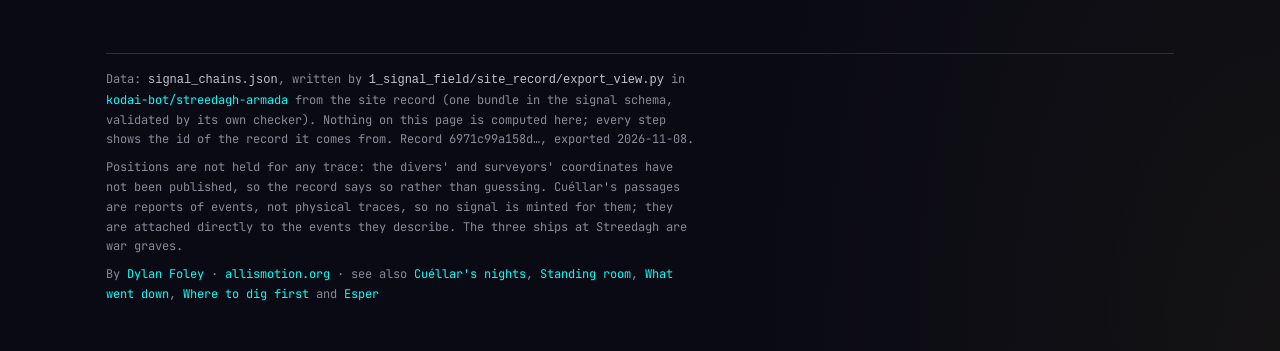
<file: streedagh/signals/index.html>
<!DOCTYPE html>
<html lang="en">
<head>
  <meta charset="utf-8">
  <meta name="viewport" content="width=device-width, initial-scale=1">
  <title>From Trace to Ship</title>
  <meta name="description" content="Every claim about the three Armada wrecks at Streedagh starts as a trace someone looked at. Pick one, a gun, a magnetometer reading, a line of Cuéllar's letter, and follow it from the act of looking, through the documents that carry it, to what is inferred from it, with every step tagged by how it is known.">
  <meta name="theme-color" content="#0a0a14">
  <link rel="preconnect" href="https://fonts.googleapis.com">
  <link rel="preconnect" href="https://fonts.gstatic.com" crossorigin>
  <link href="https://fonts.googleapis.com/css2?family=Instrument+Serif:ital@0;1&family=JetBrains+Mono:wght@400;700;800&display=swap" rel="stylesheet">
  <style>
    :root {
      --bg: #0a0a14; --panel: #11111f; --panel2: #161628; --line: #2a2a40;
      --fg: #e0e0e0; --dim: #8a8a9a; --faint: #55556a;
      --pink: #ff2a6d; --green: #00ff9f; --cyan: #00fff9; --blue: #00b4ff; --purple: #c46bff; --yellow: #ffdd00;
      --moon: #f4efd6; --wood: #c9a46a;
      --serif: "Instrument Serif", Georgia, serif;
      --t-source: var(--cyan); --t-derived: var(--green); --t-inferred: var(--yellow); --t-hypothesis: var(--purple);
    }
    * { box-sizing: border-box; }
    html { background: var(--bg); }
    body {
      margin: 0; color: var(--fg);
      font: 14px/1.65 "JetBrains Mono", ui-monospace, monospace;
      background:
        radial-gradient(ellipse 70% 40% at 50% -5%, rgba(0,255,249,.08), transparent 70%),
        radial-gradient(ellipse 60% 40% at 100% 100%, rgba(255,221,0,.04), transparent 70%),
        var(--bg);
      overflow-x: hidden;
    }
    body::before {
      content: ""; position: fixed; inset: 0; pointer-events: none; z-index: 2000;
      background: repeating-linear-gradient(to bottom, rgba(255,255,255,.02) 0 1px, transparent 1px 3px);
    }
    a { color: var(--cyan); text-decoration: none; }
    a:hover, a:focus-visible { color: var(--green); text-shadow: 0 0 8px var(--green); outline: none; }
    main { max-width: 1100px; margin: 0 auto; padding: 48px 16px 40px; }
    .crumb { color: var(--dim); font-size: 12px; margin: 0 0 28px; }
    .crumb .p { color: var(--green); }
    .kicker { margin: 0; color: var(--pink); font-size: 11px; letter-spacing: .22em; text-transform: uppercase; }
    h1 {
      margin: 6px 0 14px; font-family: var(--serif); font-style: italic; font-weight: 400;
      font-size: clamp(2.8rem, 10vw, 5.6rem); line-height: .95; color: var(--moon);
      text-shadow: 0 0 6px rgba(244,239,214,.5), 0 0 30px rgba(0,255,249,.25), 0 0 80px rgba(255,221,0,.15);
    }
    .lede { max-width: 68ch; color: #c9c9d4; margin: 0 0 10px; }
    .lede em { font-family: var(--serif); font-style: italic; font-size: 1.18em; color: var(--moon); }
    section { margin-top: 48px; }
    h2 {
      font-size: .82rem; text-transform: uppercase; letter-spacing: .2em; margin: 0 0 6px; color: var(--yellow);
      display: flex; align-items: center; gap: 12px;
    }
    h2::before { content: "//"; color: var(--pink); }
    h2::after { content: ""; flex: 1; height: 1px; background: linear-gradient(90deg, var(--line), transparent); }
    .sub { color: var(--dim); margin: 0 0 18px; max-width: 76ch; }
    .tag {
      display: inline-block; font-size: 9.5px; padding: 0 6px; border: 1px solid; border-radius: 2px;
      text-transform: uppercase; letter-spacing: .12em; line-height: 1.6; vertical-align: 1px;
      color: var(--c); border-color: color-mix(in srgb, var(--c) 45%, transparent);
    }
    .tag.source { --c: var(--t-source); } .tag.derived { --c: var(--t-derived); }
    .tag.inferred { --c: var(--t-inferred); } .tag.hypothesis { --c: var(--t-hypothesis); }

    /* ── layout ─────────────────────────────────────────── */
    .explorer { display: grid; grid-template-columns: 280px 1fr; gap: 18px; align-items: start; }
    @media (max-width: 820px) { .explorer { grid-template-columns: 1fr; } }
    .picker { background: var(--panel); border: 1px solid var(--line); position: sticky; top: 12px; max-height: calc(100vh - 24px); display: flex; flex-direction: column; }
    @media (max-width: 820px) { .picker { position: static; max-height: 360px; } }
    .groups { display: flex; flex-wrap: wrap; gap: 4px; padding: 10px; border-bottom: 1px solid var(--line); }
    .groups button {
      font: inherit; font-size: 11px; color: var(--dim); background: transparent; border: 1px solid var(--line);
      padding: 2px 8px; cursor: pointer; border-radius: 2px;
    }
    .groups button[aria-pressed="true"] { color: var(--bg); background: var(--cyan); border-color: var(--cyan); }
    .groups button:hover { color: var(--fg); border-color: var(--dim); }
    .groups button[aria-pressed="true"]:hover { color: var(--bg); }
    .filter { margin: 8px 10px 0; font: inherit; font-size: 12px; background: var(--bg); color: var(--fg); border: 1px solid var(--line); padding: 4px 8px; }
    .filter:focus { outline: 1px solid var(--cyan); }
    .picker, .items { scrollbar-color: var(--line) var(--panel); scrollbar-width: thin; }
    .items { list-style: none; margin: 0; padding: 6px 0; overflow-y: auto; flex: 1; }
    .items li button {
      display: block; width: 100%; text-align: left; font: inherit; font-size: 12px; line-height: 1.4;
      color: #c4c4cf; background: none; border: 0; border-left: 2px solid transparent; padding: 6px 10px; cursor: pointer;
    }
    .items li button:hover { background: var(--panel2); color: var(--fg); }
    .items li button[aria-current="true"] { border-left-color: var(--cyan); background: var(--panel2); color: var(--moon); }
    .items .id { color: var(--faint); font-size: 10.5px; display: block; }
    .count { color: var(--faint); font-size: 11px; padding: 0 10px 8px; }

    /* ── chain header + time strip ─────────────────────── */
    .head { background: var(--panel); border: 1px solid var(--line); border-top: 2px solid var(--cyan); padding: 16px 18px; }
    .head h3 { margin: 0; font-family: var(--serif); font-weight: 400; font-size: 1.9em; color: var(--moon); line-height: 1.15; }
    .head .meta { color: var(--dim); font-size: 12px; margin-top: 4px; }
    .head .meta code { color: var(--faint); }
    .strip { margin-top: 14px; position: relative; }
    .strip svg { width: 100%; height: auto; display: block; overflow: visible; }
    .strip text { font-family: "JetBrains Mono", monospace; }
    .stripnote { color: var(--dim); font-size: 12px; margin: 8px 0 0; }
    .tip {
      position: absolute; pointer-events: none; background: var(--panel2); border: 1px solid var(--line); color: var(--fg);
      font-size: 11.5px; padding: 6px 8px; max-width: 300px; z-index: 10; display: none; line-height: 1.45;
    }
    .carriers { display: flex; flex-wrap: wrap; align-items: center; gap: 6px; margin-top: 12px; font-size: 12px; color: var(--dim); }
    .carriers .c { border: 1px solid var(--line); padding: 2px 8px; color: #c4c4cf; }
    .carriers .c.nh { border-style: dashed; color: var(--dim); }
    .carriers .arr { color: var(--pink); }

    /* ── steps ───────────────────────────────────────────── */
    .steps { list-style: none; margin: 14px 0 0; padding: 0; position: relative; }
    .steps::before { content: ""; position: absolute; left: 9px; top: 6px; bottom: 6px; width: 1px; background: var(--line); }
    .st { position: relative; padding: 0 0 12px 30px; }
    .st::before {
      content: ""; position: absolute; left: 4px; top: 14px; width: 11px; height: 11px; background: var(--bg);
      border: 2px solid var(--c); transform: rotate(45deg);
    }
    .st.source { --c: var(--t-source); } .st.derived { --c: var(--t-derived); }
    .st.inferred { --c: var(--t-inferred); } .st.hypothesis { --c: var(--t-hypothesis); }
    .card { background: var(--panel); border: 1px solid var(--line); border-left: 2px solid var(--c); padding: 10px 14px 11px; }
    .card .top { display: flex; flex-wrap: wrap; gap: 8px; align-items: baseline; }
    .card .kind { color: var(--dim); font-size: 10.5px; text-transform: uppercase; letter-spacing: .14em; }
    .card .by { color: var(--faint); font-size: 11px; margin-left: auto; }
    .card .txt { margin: 6px 0 0; color: var(--fg); }
    .card blockquote { margin: 8px 0 0; font-family: var(--serif); font-style: italic; font-size: 1.28em; line-height: 1.35; color: var(--moon); }
    .card .loc { color: var(--dim); font-size: 11.5px; margin-top: 4px; }
    .card .val { font-size: 1.4em; color: var(--moon); margin-top: 4px; }
    .card .val small { font-size: 12px; color: var(--dim); }
    .card .ref { color: var(--faint); font-size: 10.5px; margin-top: 6px; word-break: break-all; }
    .card details { margin-top: 6px; font-size: 12px; color: var(--dim); }
    .card summary { cursor: pointer; color: var(--dim); }
    .card summary:hover { color: var(--fg); }
    .pbar { display: flex; align-items: center; gap: 8px; margin-top: 6px; font-size: 12px; color: var(--dim); }
    .pbar .track { display: block; flex: 0 0 160px; height: 6px; background: var(--panel2); border-radius: 3px; overflow: hidden; }
    .pbar .fill { display: block; height: 100%; background: var(--c); border-radius: 3px; }
    .pbar b { color: var(--fg); font-weight: 400; }
    .absent { color: var(--dim); font-size: 12px; margin-top: 6px; }
    .absent b { color: var(--pink); font-weight: 400; }
    .exp { margin: 6px 0 0; padding: 0; list-style: none; font-size: 12.5px; }
    .exp li { color: #c4c4cf; }
    .exp b { color: var(--moon); font-weight: 400; }

    .legend { display: grid; grid-template-columns: repeat(auto-fit, minmax(220px, 1fr)); gap: 10px; }
    .legend div { background: var(--panel); border: 1px solid var(--line); padding: 10px 14px; font-size: 12.5px; color: #c4c4cf; }
    .legend .tag { margin-bottom: 4px; }
    .stats { display: flex; flex-wrap: wrap; gap: 18px; margin-top: 10px; color: var(--dim); font-size: 12px; }
    .stats b { color: var(--moon); font-weight: 400; font-size: 1.3em; display: block; }
    footer { margin-top: 70px; padding-top: 16px; border-top: 1px solid var(--line); color: var(--dim); font-size: 12px; }
    footer p { margin: 0 0 8px; max-width: 84ch; }
    footer code { color: #c4c4cf; }
    .loading { color: var(--dim); padding: 20px; }
  </style>
</head>
<body>
<main>
  <p class="crumb"><span class="p">~ $</span> <a href="../../">kodai-bot</a> / <a href="../">streedagh</a> / signals</p>
  <p class="kicker">Streedagh, 1588 · the signal record</p>
  <h1>From trace to ship</h1>
  <p class="lede">Everything said about the three Armada wrecks at Streedagh starts as <em>a trace someone looked at</em>: a gun lifted by divers, a spread of magnetometer readings, a line in a survivor's letter. Pick one and follow it: from the act of looking, through the documents that carry it to us, to what is inferred from it. Each step says how it is known.</p>

  <section>
    <h2>How to read a chain</h2>
    <div class="legend">
      <div><span class="tag source">source</span><br>What was seen or written: the act of looking, the words as printed, a figure as stated. Kept apart from everything below it.</div>
      <div><span class="tag derived">derived</span><br>Arithmetic on a stated figure, with its recipe: a weight mark in cantara turned into kilograms, codos into metres.</div>
      <div><span class="tag inferred">inferred</span><br>A judgement with a probability and a falsifier: which ship a gun belongs to, when an event happened, what a passage records.</div>
      <div><span class="tag hypothesis">hypothesis</span><br>Stated before the evidence that would test it, with what would prove it wrong. Untested until that evidence arrives.</div>
    </div>
    <div class="stats" id="stats"></div>
  </section>

  <section>
    <h2>Follow a trace</h2>
    <p class="sub">The time strip shows the distance a trace covers: when it was looked at or written (<span style="color:var(--cyan)">●</span>), the documents that carry it (<span style="color:var(--cyan)">◇</span>, dashed if this project does not hold a copy), and the moments it is taken to record (<span style="color:var(--yellow)">▬</span>, as wide as their uncertainty). A gun read in 1985 speaks of 1570 and 1588.</p>
    <div class="explorer">
      <nav class="picker" aria-label="Choose a trace">
        <div class="groups" id="groups" role="group" aria-label="Kind of trace"></div>
        <input class="filter" id="filter" type="search" placeholder="filter…" aria-label="Filter the list">
        <p class="count" id="count"></p>
        <ul class="items" id="items"></ul>
      </nav>
      <div id="chain" aria-live="polite"><p class="loading">Loading the record…</p></div>
    </div>
  </section>

  <footer>
    <p>Data: <code>signal_chains.json</code>, written by <code>1_signal_field/site_record/export_view.py</code> in <a href="https://github.com/kodai-bot/streedagh-armada">kodai-bot/streedagh-armada</a> from the site record (one bundle in the signal schema, validated by its own checker). Nothing on this page is computed here; every step shows the id of the record it comes from. <span id="sha"></span></p>
    <p>Positions are not held for any trace: the divers' and surveyors' coordinates have not been published, so the record says so rather than guessing. Cuéllar's passages are reports of events, not physical traces, so no signal is minted for them; they are attached directly to the events they describe. The three ships at Streedagh are war graves.</p>
    <p>By <a href="../../">Dylan Foley</a> · <a href="https://allismotion.org">allismotion.org</a> · see also <a href="../">Cuéllar's nights</a>, <a href="../ships/">Standing room</a>, <a href="../seabed/">What went down</a>, <a href="../targets/">Where to dig first</a> and <a href="../../esper/">Esper</a></p>
  </footer>
</main>

<script>
const GROUPS = [
  ["guns", "Guns", "Bronze guns lifted from Site 1 in 1985 and 2015"],
  ["magnetometry", "Magnetometry", "The three spreads of readings, 1985"],
  ["site1", "Site 1", "What the divers reported and how it lay"],
  ["documents", "Documents", "The Lisbon muster and the 1588 measurements"],
  ["cuellar", "Cuéllar", "125 passages of the survivor's letter"],
];
const esc = s => String(s ?? "").replace(/[&<>"]/g, c => ({"&":"&amp;","<":"&lt;",">":"&gt;",'"':"&quot;"}[c]));
const fmtYear = y => {
  const yr = Math.floor(y), m = Math.floor((y - yr) * 12);
  return m === 6 && Math.abs(y - yr - 0.5) < 0.01 ? String(yr) : `${["Jan","Feb","Mar","Apr","May","Jun","Jul","Aug","Sep","Oct","Nov","Dec"][Math.min(11, m)]} ${yr}`;
};
const fmtSpan = w => {
  const a = fmtYear(w[0]), b = fmtYear(w[1]);
  return a === b ? a : `${a} – ${b}`;
};
let DATA, group = "guns", current = null;

fetch("chains.json").then(r => r.json()).then(d => {
  DATA = d;
  const c = d.counts;
  document.getElementById("stats").innerHTML = [
    ["detections", "things looked at or read"], ["signals", "physical traces"], ["inferences", "judgements, each with a falsifier"],
    ["sources", "ships, events and makers inferred"], ["acquisitions", "acts of looking"]
  ].map(([k, l]) => `<div><b>${c[k] ?? 0}</b>${l}</div>`).join("");
  document.getElementById("sha").textContent = `Record ${d.record_sha256.slice(0, 12)}…, exported ${d.generated}.`;
  const g = document.getElementById("groups");
  g.innerHTML = GROUPS.map(([k, l, t]) => `<button type="button" data-g="${k}" title="${esc(t)}" aria-pressed="${k === group}">${l} <span style="opacity:.6">${d.chains.filter(x => x.group === k).length}</span></button>`).join("");
  g.addEventListener("click", e => {
    const b = e.target.closest("button"); if (!b) return;
    group = b.dataset.g; document.getElementById("filter").value = "";
    g.querySelectorAll("button").forEach(x => x.setAttribute("aria-pressed", x.dataset.g === group));
    list(); const first = DATA.chains.find(x => x.group === group); if (first) show(first.id);
  });
  document.getElementById("filter").addEventListener("input", list);
  window.addEventListener("hashchange", fromHash);
  let rz; window.addEventListener("resize", () => { clearTimeout(rz); rz = setTimeout(() => { const c = DATA.chains.find(x => x.id === current); if (c) strip(c); }, 150); });
  if (!fromHash()) { list(); show("G-SEVERO"); }
});

function fromHash() {
  const id = decodeURIComponent(location.hash.slice(1));
  const c = id && DATA.chains.find(x => x.id === id);
  if (!c) return false;
  if (c.group !== group) {
    group = c.group;
    document.querySelectorAll("#groups button").forEach(x => x.setAttribute("aria-pressed", x.dataset.g === group));
  }
  list(); show(id, false); return true;
}

function list() {
  const f = document.getElementById("filter").value.toLowerCase();
  const xs = DATA.chains.filter(x => x.group === group && (!f || (x.title + " " + x.id + " " +
    (x.steps.find(s => s.quote)?.quote || "")).toLowerCase().includes(f)));
  document.getElementById("count").textContent = `${xs.length} trace${xs.length === 1 ? "" : "s"}`;
  document.getElementById("items").innerHTML = xs.map(x =>
    `<li><button type="button" data-id="${esc(x.id)}" aria-current="${x.id === current}">${esc(x.title)}<span class="id">${esc(x.id)}</span></button></li>`).join("");
  document.querySelectorAll("#items button").forEach(b => b.addEventListener("click", () => show(b.dataset.id)));
}

function show(id, push = true) {
  const c = DATA.chains.find(x => x.id === id); if (!c) return;
  current = id;
  if (push) history.replaceState(null, "", "#" + encodeURIComponent(id));
  document.querySelectorAll("#items button").forEach(b => b.setAttribute("aria-current", b.dataset.id === id));
  const grp = GROUPS.find(g => g[0] === c.group);
  const sig = c.signal ? `signal <code>${esc(c.signal)}</code>` : `no signal minted: a report of an event, attached straight to the event`;
  document.getElementById("chain").innerHTML = `
    <div class="head">
      <h3>${esc(c.title)}</h3>
      <div class="meta">${esc(grp[2])} · ${sig}</div>
      <div class="strip" id="strip"></div>
      <p class="stripnote" id="stripnote"></p>
      ${c.carriers.length ? `<div class="carriers"><span>carried by</span>${c.carriers.map((k, i) =>
        `${i ? '<span class="arr">→</span>' : ""}<span class="c${k.held ? "" : " nh"}" title="${esc(k.title)}${k.held ? "" : " (no copy held by this project)"}">${esc(k.by.split(" (")[0])}, ${k.year}${k.held ? "" : " · not held"}</span>`).join("")}</div>` : ""}
    </div>
    <ol class="steps">${c.steps.map(step).join("")}</ol>`;
  strip(c);
}

function step(s) {
  let body = "";
  if (s.quote) body += `<blockquote>“${esc(s.quote)}”</blockquote><div class="loc">${esc(s.locator || "")}${s.observer_role ? ` · ${esc(s.observer_role)}` : ""}${s.hedges?.length ? ` · hedged: ${s.hedges.map(h => `“${esc(h)}”`).join(", ")}` : ""}</div>`;
  if (s.kind === "what the carrier says") body += `<div class="absent">position: <b>not held</b>${s.position_absent && s.position_absent !== "not_held" ? ` (${esc(s.position_absent.replace(/_/g, " "))})` : ""}</div>`;
  if (s.value) {
    const v = s.value, n = v.value !== undefined ? v.value : v.interval ? `${v.interval[0]}–${v.interval[1]}` : "?";
    body += `<div class="val">${esc(n)} <small>${esc(v.unit || "")}</small></div>${v.note ? `<div class="loc">${esc(v.note)}</div>` : ""}${s.recipe ? `<div class="loc">recipe: ${esc(s.recipe)}</div>` : ""}`;
  }
  if (s.text && !s.quote) body += `<p class="txt">${esc(s.text)}</p>`;
  if (s.of) body += `<div class="loc">event: ${esc(s.of)}</div>`;
  if (s.when && s.kind !== "the act of looking") body += `<div class="loc">when: ${fmtSpan(s.when)}</div>`;
  if (s.kind === "the act of looking" && s.when) body += `<div class="loc">${fmtSpan(s.when)}</div>`;
  if (s.detail && Object.keys(s.detail).length) body += `<ul class="exp">${Object.entries(s.detail).filter(([, v]) => v).map(([k, v]) => `<li>${esc(k.replace(/_/g, " "))}: <b>${esc(v)}</b></li>`).join("")}</ul>`;
  if (s.expected && typeof s.expected === "object") {
    body += `<ul class="exp">${Object.entries(s.expected).map(([k, v]) => `<li>${esc(k.replace(/_/g, " "))}: <b>${
      v && typeof v === "object" && "value" in v ? `${v.value}${v.interval ? ` [${v.interval[0]}–${v.interval[1]}]` : ""} ${esc(v.unit || "")}` : esc(typeof v === "object" ? JSON.stringify(v) : v)}</b></li>`).join("")}</ul>`;
  } else if (s.expected) body += `<p class="txt">expected: ${esc(s.expected)}</p>`;
  if (s.stated_before) body += `<div class="loc">stated before the test: ${esc(s.stated_before)} · untested</div>`;
  const p = s.p ?? s.credence;
  if (typeof p === "number") body += `<div class="pbar"><span>${s.p != null ? "probability" : "credence"}</span><span class="track"><span class="fill" style="width:${(p * 100).toFixed(1)}%"></span></span><b>${p}</b></div>`;
  const more = [];
  if (s.falsifier && typeof s.falsifier === "string") more.push(`<b>Would be wrong if:</b> ${esc(s.falsifier)}`);
  if (s.residue) more.push(`<b>Still open:</b> ${esc(s.residue)}`);
  if (s.blind_spots) more.push(`<b>What this act could not see:</b> ${esc(s.blind_spots)}`);
  if (more.length) body += `<details><summary>${s.blind_spots ? "blind spots" : "what would prove it wrong"}</summary>${more.map(m => `<p style="margin:4px 0">${m}</p>`).join("")}</details>`;
  return `<li class="st ${s.tag}"><div class="card"><div class="top"><span class="tag ${s.tag}">${s.tag}</span><span class="kind">${esc(s.kind)}</span>${s.by ? `<span class="by">${/\.py\b/.test(s.by) ? "rule in " : "by "}${esc(s.by)}</span>` : ""}</div>${body}<div class="ref">${esc(s.ref)}</div></div></li>`;
}

function strip(c) {
  const host = document.getElementById("strip");
  const W = Math.max(320, Math.round(host.clientWidth || 760)), H = 118, narrow = W < 600, L = narrow ? 76 : 118, R = 14;
  const acts = c.steps.filter(s => s.kind === "the act of looking" && s.when);
  const events = c.steps.filter(s => s.when && s.kind !== "the act of looking");
  const years = [...acts.flatMap(s => s.when), ...events.flatMap(s => s.when), ...c.carriers.map(k => k.year + 0.5)];
  const lo = Math.min(1560, ...years) - 5, hi = Math.max(2025, ...years) + 5;
  const x = y => L + (y - lo) / (hi - lo) * (W - L - R);
  const lane = { act: 26, car: 56, ev: 86 };
  const step_ = narrow ? 100 : 50;
  const ticks = []; for (let t = Math.ceil(lo / step_) * step_; t <= hi; t += step_) ticks.push(t);
  let g = `<line x1="${L}" x2="${W - R}" y1="104" y2="104" stroke="#2a2a40"/>` +
    ticks.map(t => `<line x1="${x(t)}" x2="${x(t)}" y1="12" y2="104" stroke="#1c1c30"/><text x="${x(t)}" y="116" fill="#55556a" font-size="10" text-anchor="middle">${t}</text>`).join("") +
    (narrow ? [["looked at", lane.act], ["carried by", lane.car], ["records", lane.ev]]
            : [["looked at / written", lane.act], ["carried by", lane.car], ["what it records", lane.ev]]).map(([t, y]) =>
      `<text x="0" y="${y + 4}" fill="#8a8a9a" font-size="10.5">${t}</text>`).join("");
  const marks = [];
  acts.forEach(s => {
    const a = x(s.when[0]), b = x(s.when[1]);
    if (b - a > 4) marks.push(`<rect x="${a}" y="${lane.act - 4}" width="${b - a}" height="8" rx="4" fill="#00fff9" fill-opacity=".35" stroke="#00fff9" data-tip="${esc(`${s.text} · ${fmtSpan(s.when)}`)}"/>`);
    marks.push(`<circle cx="${a}" cy="${lane.act}" r="5" fill="#00fff9" stroke="#11111f" stroke-width="2" data-tip="${esc(`${s.text} · ${fmtSpan(s.when)}`)}"/>`);
  });
  c.carriers.forEach(k => {
    const cx = x(k.year + 0.5);
    marks.push(`<rect x="${cx - 5}" y="${lane.car - 5}" width="10" height="10" transform="rotate(45 ${cx} ${lane.car})" fill="#11111f" stroke="#00fff9" stroke-width="2" ${k.held ? "" : 'stroke-dasharray="2 2"'} data-tip="${esc(`${k.title}, ${k.year}${k.held ? "" : " (no copy held)"}`)}"/>`);
  });
  const seen = {};
  events.forEach(s => {
    const a = x(s.when[0]), b = Math.max(x(s.when[1]), a + 6);
    const key = Math.round(a / 8); const off = (seen[key] = (seen[key] ?? -1) + 1) * 7;
    marks.push(`<rect x="${a - 3}" y="${lane.ev - 4 + off}" width="${b - a + 6}" height="8" rx="4" fill="#ffdd00" stroke="#11111f" stroke-width="2" data-tip="${esc(`${s.of || s.text} · ${fmtSpan(s.when)}${s.credence != null ? ` · credence ${s.credence}` : ""}`)}"/>`);
  });
  const el = host;
  el.innerHTML = `<svg viewBox="0 0 ${W} ${H + 8}" role="img" aria-label="Time strip for this trace">${g}${marks.join("")}</svg><div class="tip" id="tip"></div>`;
  const tip = el.querySelector("#tip");
  el.querySelectorAll("[data-tip]").forEach(m => {
    m.style.cursor = "default";
    m.addEventListener("mouseenter", () => { tip.textContent = m.dataset.tip; tip.style.display = "block"; });
    m.addEventListener("mousemove", e => { const r = el.getBoundingClientRect(); tip.style.left = Math.min(e.clientX - r.left + 12, r.width - 300) + "px"; tip.style.top = (e.clientY - r.top + 12) + "px"; });
    m.addEventListener("mouseleave", () => { tip.style.display = "none"; });
  });
  const actY = acts[0]?.when[0], evYs = events.flatMap(s => s.when);
  const note = document.getElementById("stripnote");
  if (actY && evYs.length) {
    const far = Math.max(...evYs.map(y => Math.abs(actY - y)));
    note.textContent = `Looked at ${fmtYear(actY)}; what it records lies up to ${far < 2 ? Math.round(far * 12) + " months" : Math.round(far) + " years"} away from that.`;
  } else note.textContent = actY ? `Looked at ${fmtYear(actY)}. No dated event is inferred from this trace yet.` : "";
}
</script>
</body>
</html>
</file>
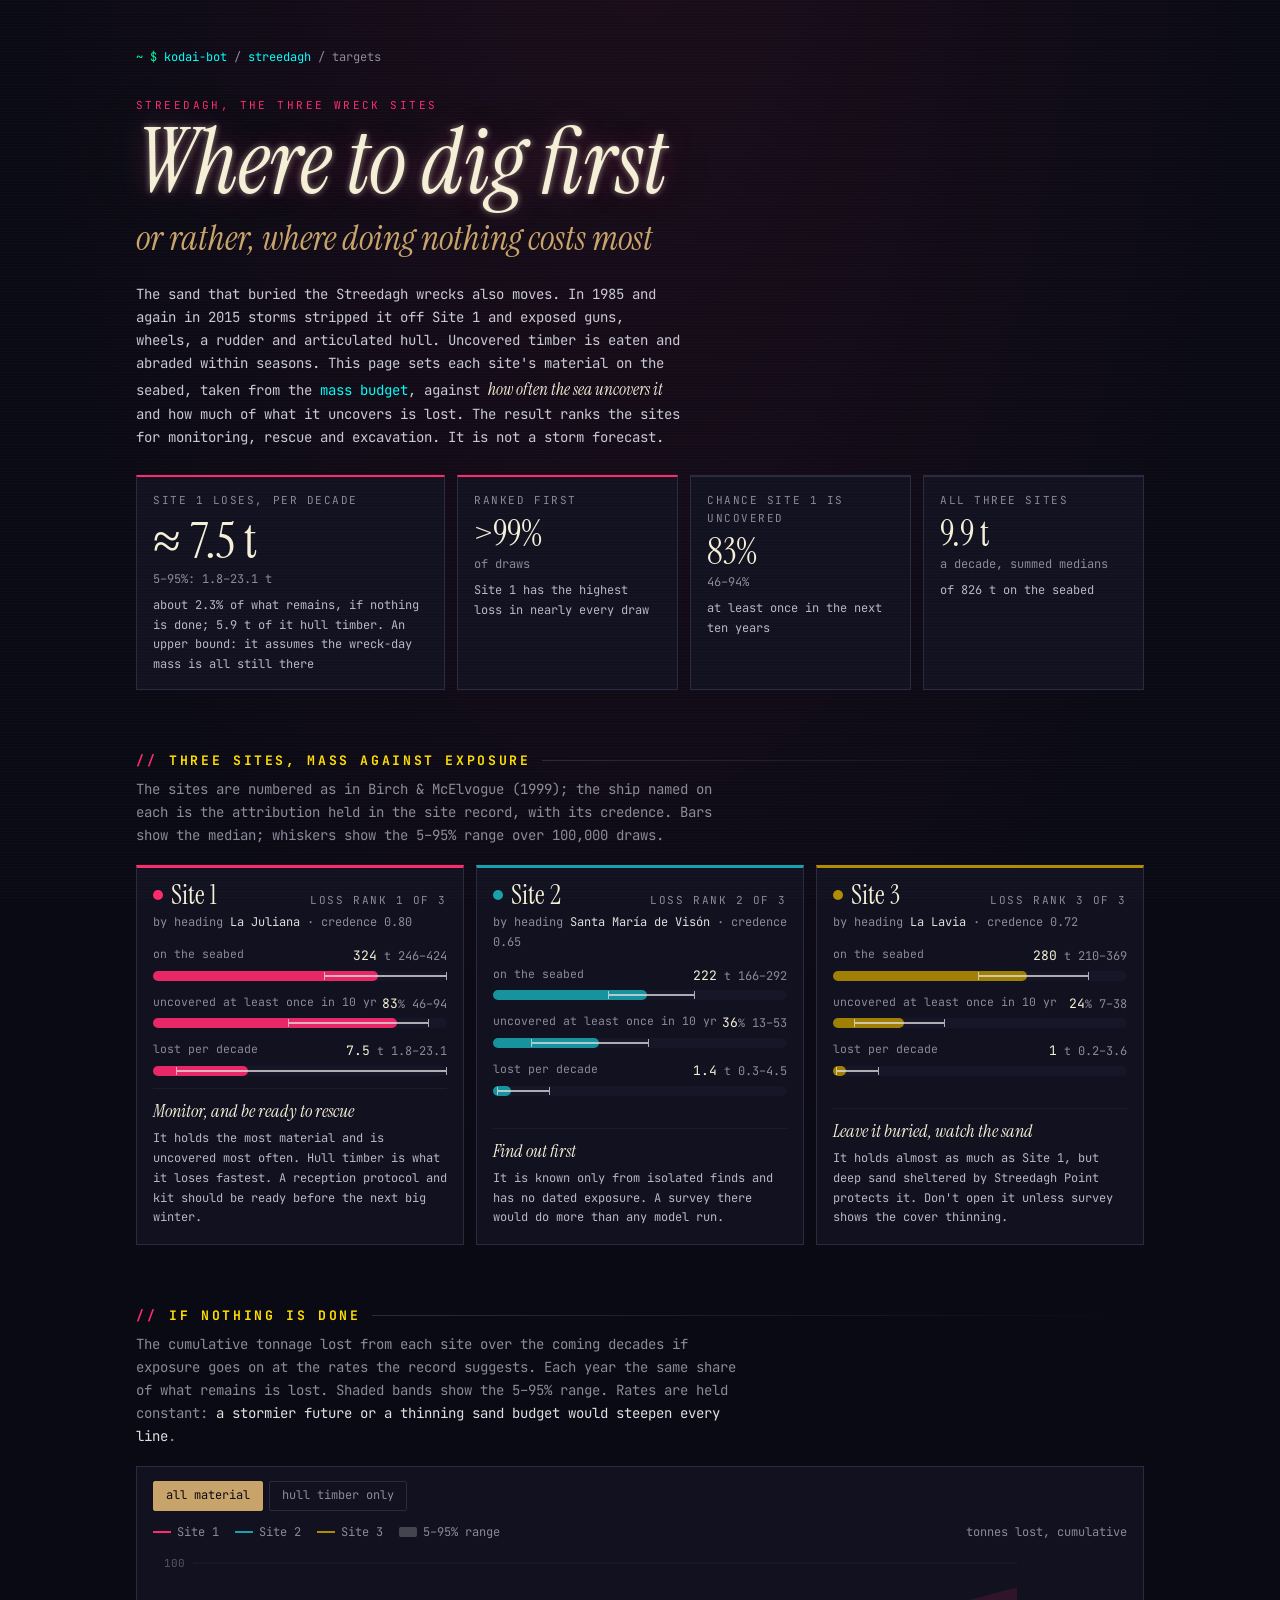
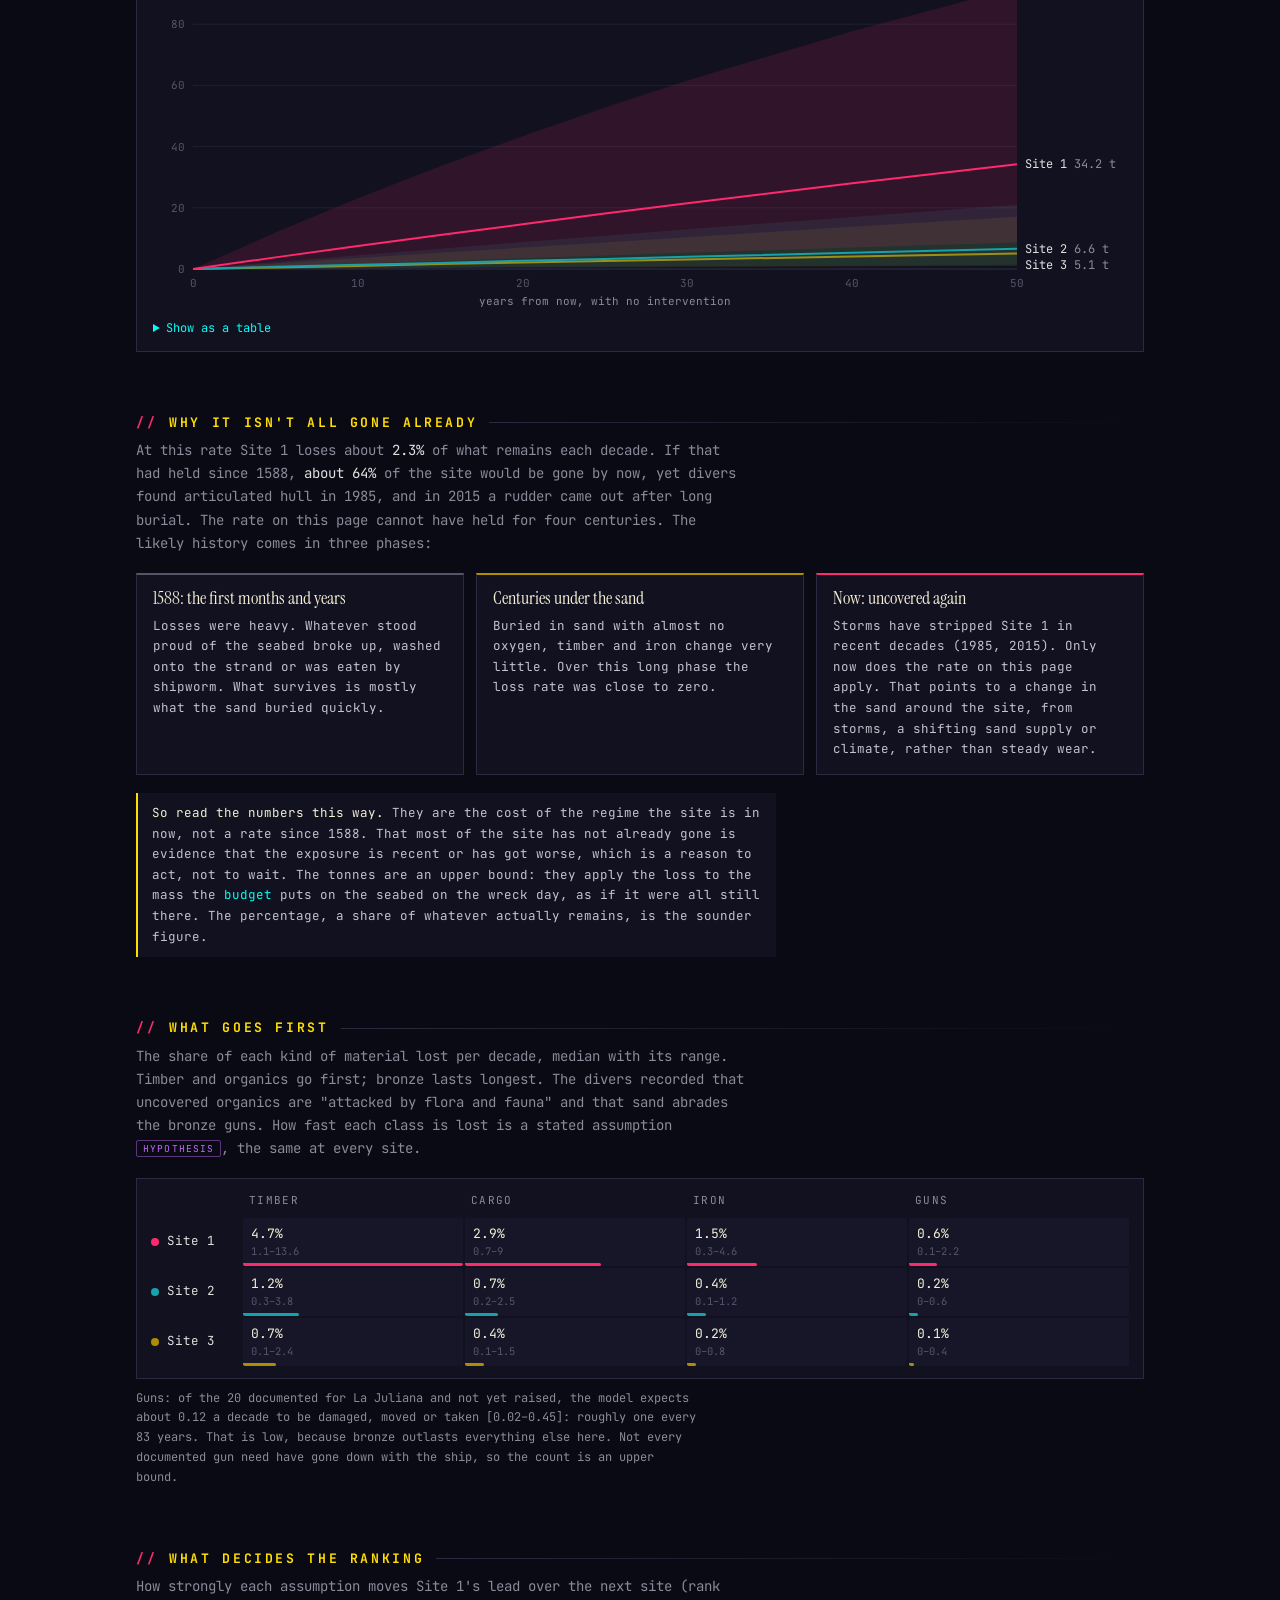
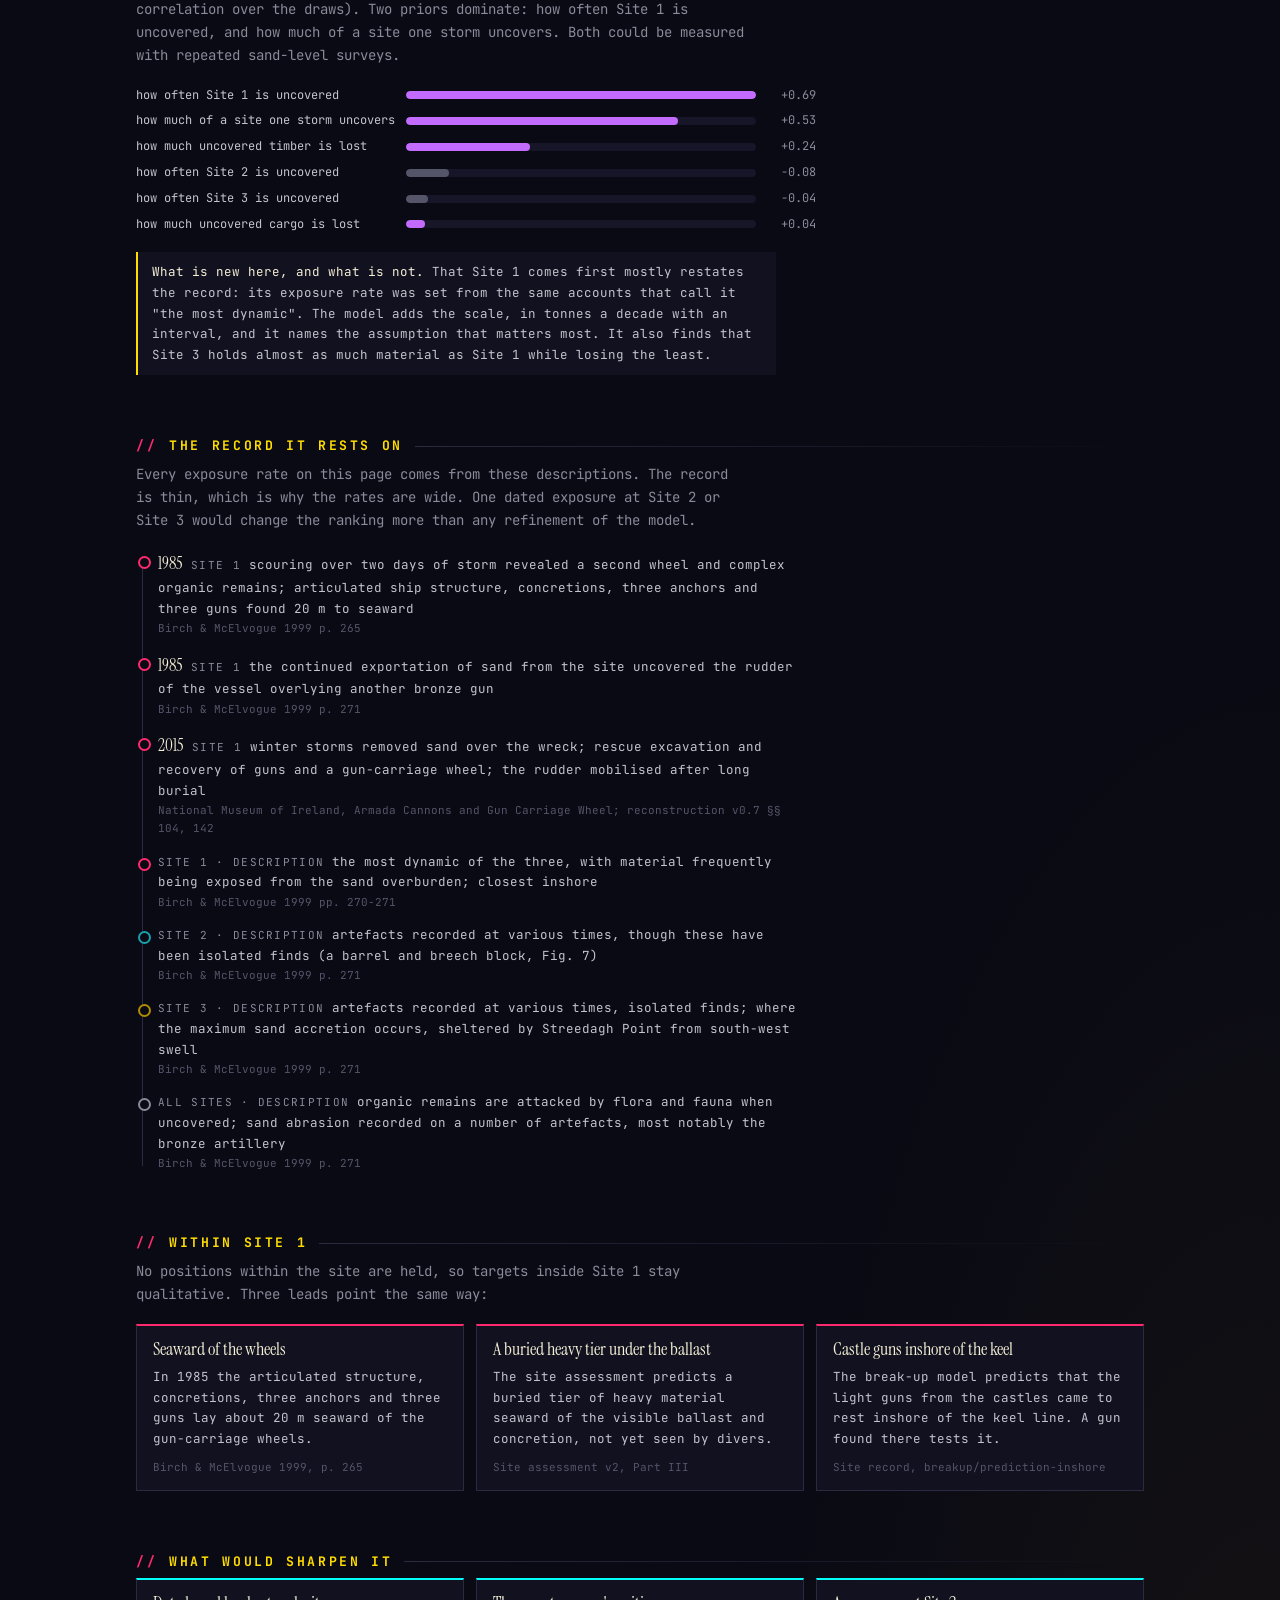
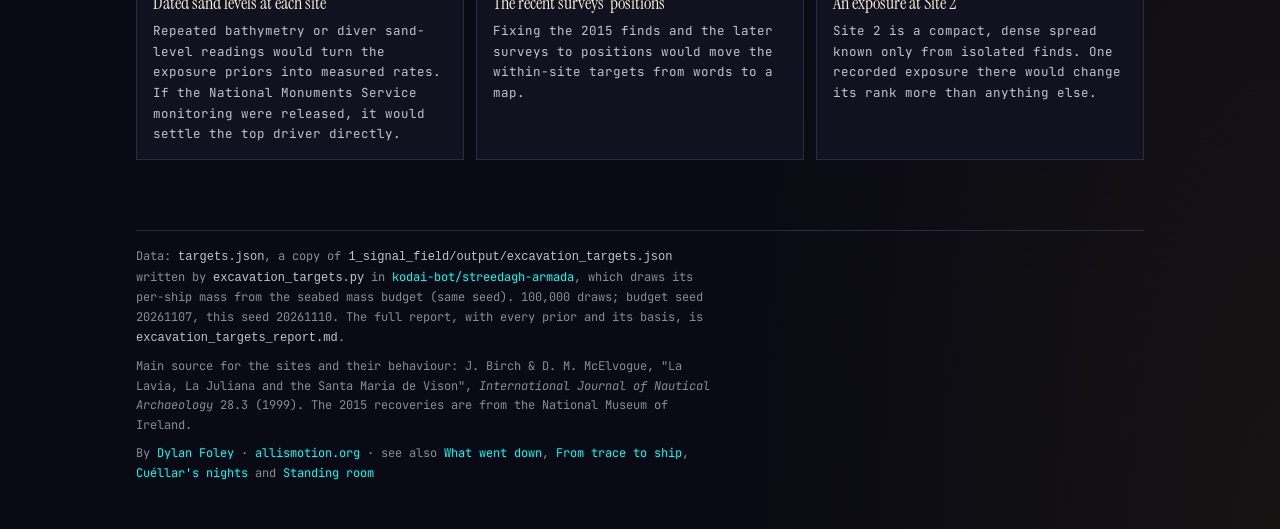
<file: streedagh/targets/index.html>
<!DOCTYPE html>
<html lang="en">
<head>
  <meta charset="utf-8">
  <meta name="viewport" content="width=device-width, initial-scale=1">
  <title>Where to Dig First</title>
  <meta name="description" content="The three Armada wreck sites at Streedagh ranked by what doing nothing would cost: each site's material on the seabed against how often the sea uncovers it and how much of what is uncovered is lost, with the record the ranking rests on and the assumption that decides it.">
  <meta name="theme-color" content="#0a0a14">
  <link rel="preconnect" href="https://fonts.googleapis.com">
  <link rel="preconnect" href="https://fonts.gstatic.com" crossorigin>
  <link href="https://fonts.googleapis.com/css2?family=Instrument+Serif:ital@0;1&family=JetBrains+Mono:wght@400;700;800&display=swap" rel="stylesheet">
  <style>
    :root {
      --bg: #0a0a14; --panel: #11111f; --panel2: #161628; --line: #2a2a40;
      --fg: #e0e0e0; --dim: #8a8a9a; --faint: #55556a;
      --pink: #ff2a6d; --green: #00ff9f; --cyan: #00fff9; --purple: #c46bff; --yellow: #ffdd00;
      --moon: #f4efd6; --wood: #c9a46a;
      --s1: #ff2a6d; --s2: #17a1ac; --s3: #b08c00;
      --serif: "Instrument Serif", Georgia, serif;
      --t-source: var(--cyan); --t-derived: var(--green); --t-inferred: var(--yellow); --t-hypothesis: var(--purple);
    }
    * { box-sizing: border-box; }
    html { background: var(--bg); }
    body {
      margin: 0; color: var(--fg); font: 14px/1.65 "JetBrains Mono", ui-monospace, monospace;
      background:
        radial-gradient(ellipse 70% 40% at 50% -5%, rgba(255,42,109,.08), transparent 70%),
        radial-gradient(ellipse 60% 40% at 100% 100%, rgba(176,140,0,.07), transparent 70%),
        var(--bg);
      overflow-x: hidden;
    }
    body::before {
      content: ""; position: fixed; inset: 0; pointer-events: none; z-index: 2000;
      background: repeating-linear-gradient(to bottom, rgba(255,255,255,.02) 0 1px, transparent 1px 3px);
    }
    a { color: var(--cyan); text-decoration: none; }
    a:hover, a:focus-visible { color: var(--green); text-shadow: 0 0 8px var(--green); outline: none; }
    main { max-width: 1040px; margin: 0 auto; padding: 48px 16px 40px; }
    .crumb { color: var(--dim); font-size: 12px; margin: 0 0 28px; }
    .crumb .p { color: var(--green); }
    .kicker { margin: 0; color: var(--pink); font-size: 11px; letter-spacing: .22em; text-transform: uppercase; }
    h1 {
      margin: 6px 0 4px; font-family: var(--serif); font-style: italic; font-weight: 400;
      font-size: clamp(2.8rem, 10vw, 5.6rem); line-height: .95; color: var(--moon);
      text-shadow: 0 0 6px rgba(244,239,214,.5), 0 0 30px rgba(255,42,109,.3), 0 0 80px rgba(0,255,159,.18);
    }
    .h1b { font-family: var(--serif); font-style: italic; font-size: clamp(1.4rem, 4vw, 2.2rem); color: var(--wood); margin: 0 0 16px; }
    .lede { max-width: 68ch; color: #c9c9d4; margin: 0 0 10px; }
    .lede em { font-family: var(--serif); font-style: italic; font-size: 1.18em; color: var(--moon); }
    section { margin-top: 60px; }
    h2 {
      font-size: .82rem; text-transform: uppercase; letter-spacing: .2em; margin: 0 0 6px; color: var(--yellow);
      display: flex; align-items: center; gap: 12px;
    }
    h2::before { content: "//"; color: var(--pink); }
    h2::after { content: ""; flex: 1; height: 1px; background: linear-gradient(90deg, var(--line), transparent); }
    .sub { color: var(--dim); margin: 0 0 18px; max-width: 76ch; }
    .sub b { color: var(--fg); font-weight: 400; }
    .tag {
      display: inline-block; font-size: 9.5px; padding: 0 6px; border: 1px solid; border-radius: 2px;
      text-transform: uppercase; letter-spacing: .12em; line-height: 1.6; vertical-align: 1px;
      color: var(--c); border-color: color-mix(in srgb, var(--c) 45%, transparent);
    }
    .tag.source { --c: var(--t-source); } .tag.derived { --c: var(--t-derived); }
    .tag.inferred { --c: var(--t-inferred); } .tag.hypothesis { --c: var(--t-hypothesis); }
    .r { color: var(--dim); font-size: 12px; }

    /* hero */
    .hero { display: grid; grid-template-columns: 1.4fr 1fr 1fr 1fr; gap: 12px; margin-top: 26px; }
    @media (max-width: 760px) { .hero { grid-template-columns: 1fr 1fr; } .hero .big { grid-column: 1 / -1; } }
    .tile { background: var(--panel); border: 1px solid var(--line); border-top: 2px solid var(--c, var(--line)); padding: 14px 16px; }
    .tile .k { color: var(--dim); font-size: 11px; text-transform: uppercase; letter-spacing: .14em; margin: 0; }
    .tile .v { font-family: var(--serif); font-size: 2.6em; line-height: 1.05; color: var(--moon); margin: 6px 0 2px; }
    .tile.big .v { font-size: 3.6em; }
    .tile p { margin: 6px 0 0; font-size: 12px; color: #b8b8c4; }

    /* site cards */
    .sites { display: grid; grid-template-columns: repeat(3, 1fr); gap: 12px; }
    @media (max-width: 860px) { .sites { grid-template-columns: 1fr; } }
    .site { background: var(--panel); border: 1px solid var(--line); border-top: 3px solid var(--c); padding: 14px 16px 16px; display: flex; flex-direction: column; }
    .site .hd { display: flex; justify-content: space-between; align-items: baseline; gap: 8px; }
    .site .nm { font-family: var(--serif); font-size: 1.9em; color: var(--moon); line-height: 1; }
    .site .nm i { display: inline-block; width: 10px; height: 10px; border-radius: 50%; background: var(--c); margin-right: 8px; vertical-align: 4px; }
    .site .rk { font-size: 11px; color: var(--dim); text-transform: uppercase; letter-spacing: .14em; }
    .site .ship { font-size: 12px; color: var(--dim); margin: 4px 0 12px; }
    .site .ship b { color: var(--fg); font-weight: 400; }
    .m { margin: 0 0 12px; }
    .m .ml { display: flex; justify-content: space-between; font-size: 11.5px; color: var(--dim); margin-bottom: 4px; }
    .m .ml b { color: var(--moon); font-weight: 400; font-size: 13px; }
    .m .tr { position: relative; height: 10px; background: var(--panel2); border-radius: 5px; }
    .m .fl { position: absolute; left: 0; top: 0; bottom: 0; background: var(--c); border-radius: 5px; opacity: .9; }
    .m .iv { position: absolute; top: 4px; height: 2px; background: var(--fg); opacity: .75; }
    .m .iv::before, .m .iv::after { content: ""; position: absolute; top: -3px; width: 1px; height: 8px; background: var(--fg); }
    .m .iv::before { left: 0; } .m .iv::after { right: 0; }
    .site .verdict { margin-top: auto; padding-top: 12px; border-top: 1px solid #1c1c30; }
    .site .verdict .vt { font-family: var(--serif); font-style: italic; font-size: 1.25em; color: var(--moon); line-height: 1.25; }
    .site .verdict p { margin: 6px 0 0; font-size: 12px; color: #b8b8c4; }

    /* chart */
    .panel { background: var(--panel); border: 1px solid var(--line); padding: 14px 16px 12px; position: relative; }
    .seg { display: inline-flex; flex-wrap: wrap; gap: 6px; margin: 0 0 12px; }
    .seg button {
      font: inherit; font-size: 12px; color: var(--dim); background: transparent; border: 1px solid var(--line);
      padding: 4px 12px; cursor: pointer; border-radius: 2px;
    }
    .seg button[aria-pressed="true"] { color: var(--bg); background: var(--wood); border-color: var(--wood); }
    .seg button:hover { color: var(--fg); border-color: var(--dim); }
    .seg button[aria-pressed="true"]:hover { color: var(--bg); }
    .legend { display: flex; flex-wrap: wrap; gap: 16px; font-size: 12px; color: var(--dim); margin-bottom: 6px; }
    .sw { display: inline-block; width: 18px; height: 2px; vertical-align: 3px; margin-right: 6px; background: var(--c); }
    .sw.band { height: 10px; vertical-align: -1px; opacity: .25; border-radius: 2px; }
    svg text { font-family: "JetBrains Mono", monospace; }
    #curve { width: 100%; height: auto; display: block; touch-action: pan-y; }
    .tip { position: absolute; pointer-events: none; background: var(--panel2); border: 1px solid var(--line); color: var(--fg);
      font-size: 11.5px; padding: 7px 10px; z-index: 10; display: none; line-height: 1.55; white-space: nowrap; }
    .tip i { display: inline-block; width: 8px; height: 8px; border-radius: 50%; margin-right: 6px; }
    .note { color: var(--dim); font-size: 12px; margin: 10px 0 0; max-width: 80ch; }
    details { margin-top: 10px; font-size: 12px; color: var(--dim); }
    summary { cursor: pointer; color: var(--cyan); }
    table { border-collapse: collapse; margin-top: 8px; font-size: 12px; width: 100%; }
    th, td { text-align: right; padding: 4px 8px; border-bottom: 1px solid #1c1c30; }
    th:first-child, td:first-child { text-align: left; }
    th { color: var(--dim); font-weight: 400; }
    td { color: #c4c4cf; }
    .tscroll { overflow-x: auto; }

    /* class grid */
    .cgrid { display: grid; grid-template-columns: 90px repeat(4, 1fr); gap: 2px; background: var(--panel); border: 1px solid var(--line); padding: 12px 14px; }
    .cgrid .h { font-size: 11px; color: var(--dim); text-transform: uppercase; letter-spacing: .12em; padding: 0 6px 6px; }
    .cgrid .sl { font-size: 12.5px; color: var(--fg); display: flex; align-items: center; white-space: nowrap; }
    .cgrid .sl i { display: inline-block; width: 8px; height: 8px; border-radius: 50%; background: var(--c); margin-right: 8px; }
    .cell { position: relative; height: 48px; background: var(--panel2); border-radius: 2px; padding: 4px 8px; overflow: hidden; }
    .cell .bg { position: absolute; left: 0; bottom: 0; height: 3px; background: var(--c); border-radius: 0 2px 2px 0; }
    .cell .val { position: relative; color: var(--moon); font-size: 13px; }
    .cell .rg { position: relative; display: block; color: var(--faint); font-size: 10.5px; line-height: 1.2; }
    @media (max-width: 600px) { .cgrid { grid-template-columns: 62px repeat(4, 1fr); padding: 10px 8px; } .cgrid .sl { font-size: 11.5px; } .cgrid .sl i { margin-right: 5px; } .cell { height: 34px; } .cell { padding: 4px 4px; } .cell .rg { display: none; } .cgrid .h { padding: 0 2px 6px; font-size: 10px; letter-spacing: .04em; } }

    .drivers { display: grid; gap: 6px; max-width: 680px; }
    .drv { display: grid; grid-template-columns: 260px 1fr 50px; gap: 10px; align-items: center; font-size: 12px; color: #c4c4cf; }
    @media (max-width: 600px) { .drv { grid-template-columns: 1fr 60px 44px; } }
    .drv .t { height: 8px; background: var(--panel2); border-radius: 4px; overflow: hidden; }
    .drv .f { display: block; height: 100%; background: var(--purple); border-radius: 4px; }
    .drv .n { color: var(--dim); text-align: right; }
    .callout { border-left: 2px solid var(--yellow); background: var(--panel); padding: 10px 14px; margin: 18px 0 0; max-width: 80ch; font-size: 12.5px; color: #c4c4cf; }
    .callout b { color: var(--moon); font-weight: 400; }

    /* record timeline */
    .tl { position: relative; margin: 0; padding: 0 0 0 22px; list-style: none; }
    .tl::before { content: ""; position: absolute; left: 6px; top: 6px; bottom: 6px; width: 1px; background: var(--line); }
    .tl li { position: relative; margin: 0 0 14px; font-size: 12.5px; color: #c4c4cf; max-width: 80ch; }
    .tl li::before { content: ""; position: absolute; left: -20px; top: 6px; width: 9px; height: 9px; border-radius: 50%; background: var(--bg); border: 2px solid var(--c, var(--dim)); }
    .tl .y { color: var(--moon); font-family: var(--serif); font-size: 1.35em; margin-right: 8px; }
    .tl .who { font-size: 11px; color: var(--dim); text-transform: uppercase; letter-spacing: .12em; margin-right: 8px; }
    .tl .src { display: block; color: var(--faint); font-size: 11px; }

    .cards { display: grid; grid-template-columns: repeat(auto-fit, minmax(280px, 1fr)); gap: 12px; }
    .card { background: var(--panel); border: 1px solid var(--line); border-top: 2px solid var(--c, var(--purple)); padding: 12px 16px 14px; }
    .card h3 { margin: 0 0 6px; font-family: var(--serif); font-weight: 400; font-size: 1.3em; color: var(--moon); line-height: 1.25; }
    .card p { margin: 0; font-size: 12.5px; color: #c4c4cf; }
    .card .src { margin-top: 8px; color: var(--faint); font-size: 11px; }
    footer { margin-top: 70px; padding-top: 16px; border-top: 1px solid var(--line); color: var(--dim); font-size: 12px; }
    footer p { margin: 0 0 8px; max-width: 84ch; }
    footer code { color: #c4c4cf; }
  </style>
</head>
<body>
<main>
  <p class="crumb"><span class="p">~ $</span> <a href="../../">kodai-bot</a> / <a href="../">streedagh</a> / targets</p>
  <p class="kicker">Streedagh, the three wreck sites</p>
  <h1>Where to dig first</h1>
  <p class="h1b">or rather, where doing nothing costs most</p>
  <p class="lede">The sand that buried the Streedagh wrecks also moves. In 1985 and again in 2015 storms stripped it off Site 1 and exposed guns, wheels, a rudder and articulated hull. Uncovered timber is eaten and abraded within seasons. This page sets each site's material on the seabed, taken from the <a href="../seabed/">mass budget</a>, against <em>how often the sea uncovers it</em> and how much of what it uncovers is lost. The result ranks the sites for monitoring, rescue and excavation. It is not a storm forecast.</p>
  <div class="hero" id="hero"></div>

  <section>
    <h2>Three sites, mass against exposure</h2>
    <p class="sub">The sites are numbered as in Birch &amp; McElvogue (1999); the ship named on each is the attribution held in the site record, with its credence. Bars show the median; whiskers show the 5–95% range over 100,000 draws.</p>
    <div class="sites" id="sites"></div>
  </section>

  <section>
    <h2>If nothing is done</h2>
    <p class="sub">The cumulative tonnage lost from each site over the coming decades if exposure goes on at the rates the record suggests. Each year the same share of what remains is lost. Shaded bands show the 5–95% range. Rates are held constant: <b>a stormier future or a thinning sand budget would steepen every line</b>.</p>
    <div class="panel">
      <div class="seg" id="mode" role="group" aria-label="Material shown">
        <button type="button" data-m="all_classes_t" aria-pressed="true">all material</button>
        <button type="button" data-m="timber_t" aria-pressed="false">hull timber only</button>
      </div>
      <div class="legend" id="clegend"></div>
      <svg id="curve" viewBox="0 0 960 360" role="img" aria-labelledby="curveDesc"><desc id="curveDesc">Cumulative tonnes lost per site over 50 years if nothing is done</desc></svg>
      <div class="tip" id="tip"></div>
      <details><summary>Show as a table</summary><div class="tscroll" id="ctable"></div></details>
    </div>
  </section>

  <section>
    <h2>Why it isn't all gone already</h2>
    <p class="sub">At this rate Site 1 loses about <b id="pct">2.3%</b> of what remains each decade. If that had held since 1588, <b id="gone">about 63%</b> of the site would be gone by now, yet divers found articulated hull in 1985, and in 2015 a rudder came out after long burial. The rate on this page cannot have held for four centuries. The likely history comes in three phases:</p>
    <div class="cards">
      <div class="card" style="--c:var(--faint)"><h3>1588: the first months and years</h3><p>Losses were heavy. Whatever stood proud of the seabed broke up, washed onto the strand or was eaten by shipworm. What survives is mostly what the sand buried quickly.</p></div>
      <div class="card" style="--c:var(--s3)"><h3>Centuries under the sand</h3><p>Buried in sand with almost no oxygen, timber and iron change very little. Over this long phase the loss rate was close to zero.</p></div>
      <div class="card" style="--c:var(--s1)"><h3>Now: uncovered again</h3><p>Storms have stripped Site 1 in recent decades (1985, 2015). Only now does the rate on this page apply. That points to a change in the sand around the site, from storms, a shifting sand supply or climate, rather than steady wear.</p></div>
    </div>
    <div class="callout"><b>So read the numbers this way.</b> They are the cost of the regime the site is in now, not a rate since 1588. That most of the site has not already gone is evidence that the exposure is recent or has got worse, which is a reason to act, not to wait. The tonnes are an upper bound: they apply the loss to the mass the <a href="../seabed/">budget</a> puts on the seabed on the wreck day, as if it were all still there. The percentage, a share of whatever actually remains, is the sounder figure.</div>
  </section>

  <section>
    <h2>What goes first</h2>
    <p class="sub">The share of each kind of material lost per decade, median with its range. Timber and organics go first; bronze lasts longest. The divers recorded that uncovered organics are "attacked by flora and fauna" and that sand abrades the bronze guns. How fast each class is lost is a stated assumption <span class="tag hypothesis">hypothesis</span>, the same at every site.</p>
    <div class="cgrid" id="cgrid"></div>
    <p class="note" id="gunnote"></p>
  </section>

  <section>
    <h2>What decides the ranking</h2>
    <p class="sub">How strongly each assumption moves Site 1's lead over the next site (rank correlation over the draws). Two priors dominate: how often Site 1 is uncovered, and how much of a site one storm uncovers. Both could be measured with repeated sand-level surveys.</p>
    <div class="drivers" id="drivers"></div>
    <div class="callout"><b>What is new here, and what is not.</b> That Site 1 comes first mostly restates the record: its exposure rate was set from the same accounts that call it "the most dynamic". The model adds the scale, in tonnes a decade with an interval, and it names the assumption that matters most. It also finds that Site 3 holds almost as much material as Site 1 while losing the least.</div>
  </section>

  <section>
    <h2>The record it rests on</h2>
    <p class="sub">Every exposure rate on this page comes from these descriptions. The record is thin, which is why the rates are wide. One dated exposure at Site 2 or Site 3 would change the ranking more than any refinement of the model.</p>
    <ul class="tl" id="record"></ul>
  </section>

  <section>
    <h2>Within Site 1</h2>
    <p class="sub">No positions within the site are held, so targets inside Site 1 stay qualitative. Three leads point the same way:</p>
    <div class="cards">
      <div class="card" style="--c:var(--s1)"><h3>Seaward of the wheels</h3><p>In 1985 the articulated structure, concretions, three anchors and three guns lay about 20 m seaward of the gun-carriage wheels.</p><p class="src">Birch &amp; McElvogue 1999, p. 265</p></div>
      <div class="card" style="--c:var(--s1)"><h3>A buried heavy tier under the ballast</h3><p>The site assessment predicts a buried tier of heavy material seaward of the visible ballast and concretion, not yet seen by divers.</p><p class="src">Site assessment v2, Part III</p></div>
      <div class="card" style="--c:var(--s1)"><h3>Castle guns inshore of the keel</h3><p>The break-up model predicts that the light guns from the castles came to rest inshore of the keel line. A gun found there tests it.</p><p class="src">Site record, breakup/prediction-inshore</p></div>
    </div>
  </section>

  <section>
    <h2>What would sharpen it</h2>
    <div class="cards">
      <div class="card" style="--c:var(--cyan)"><h3>Dated sand levels at each site</h3><p>Repeated bathymetry or diver sand-level readings would turn the exposure priors into measured rates. If the National Monuments Service monitoring were released, it would settle the top driver directly.</p></div>
      <div class="card" style="--c:var(--cyan)"><h3>The recent surveys' positions</h3><p>Fixing the 2015 finds and the later surveys to positions would move the within-site targets from words to a map.</p></div>
      <div class="card" style="--c:var(--cyan)"><h3>An exposure at Site 2</h3><p>Site 2 is a compact, dense spread known only from isolated finds. One recorded exposure there would change its rank more than anything else.</p></div>
    </div>
  </section>

  <footer>
    <p>Data: <code>targets.json</code>, a copy of <code>1_signal_field/output/excavation_targets.json</code> written by <code>excavation_targets.py</code> in <a href="https://github.com/kodai-bot/streedagh-armada">kodai-bot/streedagh-armada</a>, which draws its per-ship mass from the seabed mass budget (same seed). <span id="meta"></span> The full report, with every prior and its basis, is <code>excavation_targets_report.md</code>.</p>
    <p>Main source for the sites and their behaviour: J. Birch &amp; D. M. McElvogue, "La Lavia, La Juliana and the Santa Maria de Vison", <i>International Journal of Nautical Archaeology</i> 28.3 (1999). The 2015 recoveries are from the National Museum of Ireland.</p>
    <p>By <a href="../../">Dylan Foley</a> · <a href="https://allismotion.org">allismotion.org</a> · see also <a href="../seabed/">What went down</a>, <a href="../signals/">From trace to ship</a>, <a href="../">Cuéllar's nights</a> and <a href="../ships/">Standing room</a></p>
  </footer>
</main>

<script>
const esc = s => String(s ?? "").replace(/[&<>"]/g, c => ({"&":"&amp;","<":"&lt;",">":"&gt;",'"':"&quot;"}[c]));
const f1 = v => (Math.round(v * 10) / 10).toLocaleString("en-GB");
const n0 = v => Math.round(v).toLocaleString("en-GB");
const SITES = ["SITE1", "SITE2", "SITE3"];
const C = { SITE1: "var(--s1)", SITE2: "var(--s2)", SITE3: "var(--s3)" };
const HEX = { SITE1: "#ff2a6d", SITE2: "#17a1ac", SITE3: "#b08c00" };
const LBL = s => s.replace("SITE", "Site ");
const SHIP = { Juliana: "La Juliana", Vison: "Santa María de Visón", Lavia: "La Lavia" };
const VERDICT = {
  SITE1: ["Monitor, and be ready to rescue", "It holds the most material and is uncovered most often. Hull timber is what it loses fastest. A reception protocol and kit should be ready before the next big winter."],
  SITE2: ["Find out first", "It is known only from isolated finds and has no dated exposure. A survey there would do more than any model run."],
  SITE3: ["Leave it buried, watch the sand", "It holds almost as much as Site 1, but deep sand sheltered by Streedagh Point protects it. Don't open it unless survey shows the cover thinning."]
};
let D, mode = "all_classes_t";

fetch("targets.json").then(x => x.json()).then(d => {
  D = d;
  document.getElementById("meta").textContent = `${d.draws.toLocaleString("en-GB")} draws; budget seed ${d.budget_seed}, this seed ${d.seed}.`;
  hero(); sites(); curveInit(); classes(); drivers(); record();
});

function hero() {
  const s = D.sites.SITE1, l = s.lost_per_decade_t.all_classes, p = D.p_highest_loss.SITE1;
  const pe = s.p_any_exposure_in_decade, pct = l.median / s.on_seabed_t.all.median * 100;
  const gone = (1 - Math.pow(1 - pct / 100, (new Date().getFullYear() - 1588) / 10)) * 100;
  document.getElementById("pct").textContent = pct.toFixed(1) + "%";
  document.getElementById("gone").textContent = "about " + Math.round(gone) + "%";
  document.getElementById("hero").innerHTML = `
    <div class="tile big" style="--c:var(--s1)"><p class="k">Site 1 loses, per decade</p><div class="v">≈ ${f1(l.median)} t</div>
      <div class="r">5–95%: ${f1(l.p05)}–${f1(l.p95)} t</div><p>about ${pct.toFixed(1)}% of what remains, if nothing is done; ${f1(s.lost_per_decade_t.timber.median)} t of it hull timber. An upper bound: it assumes the wreck-day mass is all still there</p></div>
    <div class="tile" style="--c:var(--s1)"><p class="k">ranked first</p><div class="v">${p >= 0.995 ? "&gt;99%" : Math.round(p * 100) + "%"}</div><div class="r">of draws</div><p>Site 1 has the highest loss in nearly every draw</p></div>
    <div class="tile"><p class="k">chance Site 1 is uncovered</p><div class="v">${Math.round(pe.median * 100)}%</div><div class="r">${Math.round(pe.p05 * 100)}–${Math.round(pe.p95 * 100)}%</div><p>at least once in the next ten years</p></div>
    <div class="tile"><p class="k">all three sites</p><div class="v">${f1(SITES.reduce((a, k) => a + D.sites[k].lost_per_decade_t.all_classes.median, 0))} t</div><div class="r">a decade, summed medians</div><p>of ${n0(SITES.reduce((a, k) => a + D.sites[k].on_seabed_t.all.median, 0))} t on the seabed</p></div>`;
}

function meter(label, d, top, fmt, unit) {
  const p = v => Math.min(100, v / top * 100).toFixed(2) + "%";
  return `<div class="m"><div class="ml"><span>${label}</span><span><b>${fmt(d.median)}</b>${unit} <span class="r">${fmt(d.p05)}–${fmt(d.p95)}</span></span></div>
    <div class="tr"><div class="fl" style="width:${p(d.median)}"></div><div class="iv" style="left:${p(d.p05)};width:calc(${p(d.p95)} - ${p(d.p05)})"></div></div></div>`;
}

function sites() {
  const order = [...SITES].sort((a, b) => D.sites[b].lost_per_decade_t.all_classes.median - D.sites[a].lost_per_decade_t.all_classes.median);
  const topM = Math.max(...SITES.map(k => D.sites[k].on_seabed_t.all.p95));
  const topL = Math.max(...SITES.map(k => D.sites[k].lost_per_decade_t.all_classes.p95));
  const pct = v => Math.round(v * 100);
  document.getElementById("sites").innerHTML = SITES.map(k => {
    const s = D.sites[k], rank = order.indexOf(k) + 1;
    return `<div class="site" style="--c:${C[k]}">
      <div class="hd"><span class="nm"><i></i>${LBL(k)}</span><span class="rk">loss rank ${rank} of 3</span></div>
      <p class="ship">by heading <b>${esc(SHIP[s.ship_by_heading])}</b> · credence ${s.attribution_p.toFixed(2)}</p>
      ${meter("on the seabed", s.on_seabed_t.all, topM, n0, " t")}
      ${meter("uncovered at least once in 10 yr", s.p_any_exposure_in_decade, 1, pct, "%")}
      ${meter("lost per decade", s.lost_per_decade_t.all_classes, topL, f1, " t")}
      <div class="verdict"><div class="vt">${VERDICT[k][0]}</div><p>${VERDICT[k][1]}</p></div></div>`;
  }).join("");
}

function curveInit() {
  const seg = document.getElementById("mode");
  seg.addEventListener("click", e => { const b = e.target.closest("button"); if (!b) return; mode = b.dataset.m;
    seg.querySelectorAll("button").forEach(x => x.setAttribute("aria-pressed", x.dataset.m === mode)); curve(); });
  document.getElementById("clegend").innerHTML = SITES.map(k => `<span><span class="sw" style="--c:${C[k]}"></span>${LBL(k)}</span>`).join("") +
    `<span><span class="sw band" style="--c:var(--fg);background:var(--fg)"></span>5–95% range</span><span style="margin-left:auto">tonnes lost, cumulative</span>`;
  curve();
  let rt; addEventListener("resize", () => { clearTimeout(rt); rt = setTimeout(curve, 150); });
}

function curve() {
  const svg = document.getElementById("curve"), cw = svg.parentElement.clientWidth - 32, narrow = cw < 600;
  const W = Math.max(300, Math.round(cw)), H = narrow ? 300 : 360, L = 40, R = narrow ? 104 : 110, T = 14, B = 40;
  svg.setAttribute("viewBox", `0 0 ${W} ${H}`);
  const years = D.sites.SITE1.loss_curve.map(c => c.years), xmax = years[years.length - 1];
  const ymaxRaw = Math.max(...SITES.flatMap(k => D.sites[k].loss_curve.map(c => c[mode].p95)));
  const step = ymaxRaw > 60 ? 20 : ymaxRaw > 30 ? 10 : 5, ymax = Math.ceil(ymaxRaw / step) * step;
  const x = t => L + t / xmax * (W - L - R), y = v => T + (1 - v / ymax) * (H - T - B);
  let g = "";
  for (let v = 0; v <= ymax; v += step) g += `<line x1="${L}" x2="${W - R}" y1="${y(v)}" y2="${y(v)}" stroke="#1f1f33"/><text x="${L - 8}" y="${y(v) + 4}" text-anchor="end" fill="#55556a" font-size="11">${v}</text>`;
  for (const t of narrow ? [0, 25, 50] : [0, 10, 20, 30, 40, 50]) g += `<text x="${x(t)}" y="${H - B + 18}" text-anchor="middle" fill="#55556a" font-size="11">${t}</text>`;
  g += `<text x="${(L + W - R) / 2}" y="${H - 4}" text-anchor="middle" fill="#8a8a9a" font-size="11">${narrow ? "years from now" : "years from now, with no intervention"}</text>`;
  g += `<line x1="${L}" x2="${W - R}" y1="${y(0)}" y2="${y(0)}" stroke="#2a2a40"/>`;
  const ends = [];
  for (const k of [...SITES].reverse()) {
    const c = D.sites[k].loss_curve;
    const band = c.map(p => `${x(p.years)},${y(p[mode].p95)}`).join(" ") + " " + [...c].reverse().map(p => `${x(p.years)},${y(p[mode].p05)}`).join(" ");
    g += `<polygon points="${band}" fill="${HEX[k]}" opacity=".13"/>`;
    g += `<polyline points="${c.map(p => `${x(p.years)},${y(p[mode].median)}`).join(" ")}" fill="none" stroke="${HEX[k]}" stroke-width="2" stroke-linejoin="round"/>`;
    const last = c[c.length - 1];
    ends.push({ k, y: y(last[mode].median), v: last[mode].median });
  }
  ends.sort((a, b) => a.y - b.y);
  for (let i = 1; i < ends.length; i++) if (ends[i].y - ends[i - 1].y < 16) ends[i].y = ends[i - 1].y + 16;
  for (const e of ends) g += `<text x="${W - R + 8}" y="${e.y + 4}" fill="#e0e0e0" font-size="12">${LBL(e.k)} <tspan fill="#8a8a9a">${f1(e.v)} t</tspan></text>`;
  g += `<line id="xh" x1="0" x2="0" y1="${T}" y2="${H - B}" stroke="#8a8a9a" stroke-dasharray="3 3" visibility="hidden"/>`;
  g += SITES.map(k => `<circle class="dot" data-k="${k}" r="4.5" fill="${HEX[k]}" stroke="#11111f" stroke-width="2" visibility="hidden"/>`).join("");
  g += `<rect id="hit" x="${L}" y="${T}" width="${W - L - R}" height="${H - T - B}" fill="transparent"/>`;
  svg.innerHTML = `<desc id="curveDesc">Cumulative tonnes lost per site over 50 years if nothing is done</desc>` + g;

  const tip = document.getElementById("tip"), panel = svg.parentElement, xh = svg.querySelector("#xh");
  const move = ev => {
    const pt = svg.createSVGPoint(); pt.x = ev.clientX; pt.y = ev.clientY;
    const p = pt.matrixTransform(svg.getScreenCTM().inverse());
    const t = Math.max(0, Math.min(xmax, (p.x - L) / (W - L - R) * xmax));
    const i = years.reduce((bi, yv, j) => Math.abs(yv - t) < Math.abs(years[bi] - t) ? j : bi, 0), yr = years[i];
    xh.setAttribute("x1", x(yr)); xh.setAttribute("x2", x(yr)); xh.setAttribute("visibility", "visible");
    svg.querySelectorAll(".dot").forEach(d => { const v = D.sites[d.dataset.k].loss_curve[i][mode].median;
      d.setAttribute("cx", x(yr)); d.setAttribute("cy", y(v)); d.setAttribute("visibility", "visible"); });
    tip.innerHTML = `<b style="font-weight:400;color:var(--moon)">after ${yr} years</b><br>` + SITES.map(k => { const q = D.sites[k].loss_curve[i][mode];
      return `<i style="background:${HEX[k]}"></i>${LBL(k)} <b style="font-weight:400;color:var(--moon)">${f1(q.median)} t</b> <span style="color:var(--dim)">${f1(q.p05)}–${f1(q.p95)}</span>`; }).join("<br>");
    tip.style.display = "block";
    const b = panel.getBoundingClientRect(), tw = tip.offsetWidth;
    let lx = ev.clientX - b.left + 14; if (lx + tw > b.width - 8) lx = ev.clientX - b.left - tw - 14;
    tip.style.left = Math.max(8, lx) + "px"; tip.style.top = (ev.clientY - b.top + 14) + "px";
  };
  const hide = () => { tip.style.display = "none"; xh.setAttribute("visibility", "hidden"); svg.querySelectorAll(".dot").forEach(d => d.setAttribute("visibility", "hidden")); };
  const hit = svg.querySelector("#hit");
  hit.addEventListener("pointermove", move); hit.addEventListener("pointerdown", move); hit.addEventListener("pointerleave", hide);

  document.getElementById("ctable").innerHTML = `<table><thead><tr><th>years</th>${SITES.map(k => `<th>${LBL(k)} t</th>`).join("")}</tr></thead><tbody>` +
    years.map((yr, i) => `<tr><td>${yr}</td>${SITES.map(k => { const q = D.sites[k].loss_curve[i][mode]; return `<td>${f1(q.median)} <span class="r">[${f1(q.p05)}–${f1(q.p95)}]</span></td>`; }).join("")}</tr>`).join("") + `</tbody></table>`;
}

function classes() {
  const CL = [["timber", "timber"], ["cargo", "cargo"], ["iron", "iron"], ["guns", "guns"]];
  const top = Math.max(...SITES.flatMap(k => CL.map(([c]) => D.sites[k].lost_per_decade_share[c].median)));
  document.getElementById("cgrid").innerHTML = `<div></div>` + CL.map(([, l]) => `<div class="h">${l}</div>`).join("") +
    SITES.map(k => `<div class="sl" style="--c:${C[k]}"><i></i>${LBL(k)}</div>` + CL.map(([c]) => { const q = D.sites[k].lost_per_decade_share[c];
      return `<div class="cell" style="--c:${C[k]}" title="${LBL(k)}, ${c}: ${f1(q.median)}% a decade [${f1(q.p05)}–${f1(q.p95)}]"><span class="val">${f1(q.median)}%</span><span class="rg">${f1(q.p05)}–${f1(q.p95)}</span><span class="bg" style="width:${(q.median / top * 100).toFixed(1)}%"></span></div>`; }).join("")).join("");
  const g = D.sites.SITE1;
  document.getElementById("gunnote").innerHTML = `Guns: of the ${g.guns_documented_not_raised} documented for ${esc(SHIP[g.ship_by_heading])} and not yet raised, the model expects about ${g.guns_damaged_or_lost_per_decade.median.toFixed(2)} a decade to be damaged, moved or taken [${g.guns_damaged_or_lost_per_decade.p05.toFixed(2)}–${g.guns_damaged_or_lost_per_decade.p95.toFixed(2)}]: roughly one every ${n0(10 / g.guns_damaged_or_lost_per_decade.median)} years. That is low, because bronze outlasts everything else here. Not every documented gun need have gone down with the ship, so the count is an upper bound.`;
}

function drivers() {
  const NAMES = { rate_SITE1: "how often Site 1 is uncovered", exposed_share: "how much of a site one storm uncovers",
    loss_timber: "how much uncovered timber is lost", rate_SITE2: "how often Site 2 is uncovered", rate_SITE3: "how often Site 3 is uncovered",
    loss_cargo: "how much uncovered cargo is lost", loss_iron: "how much uncovered iron is lost", loss_guns: "how much an uncovered gun suffers" };
  const E = Object.entries(D.drivers_site1_margin).slice(0, 6), max = Math.max(...E.map(([, v]) => Math.abs(v)));
  document.getElementById("drivers").innerHTML = E.map(([k, v]) =>
    `<div class="drv"><span>${esc(NAMES[k] || k)}</span><span class="t"><span class="f" style="width:${(Math.abs(v) / max * 100).toFixed(1)}%;${v < 0 ? "background:var(--faint)" : ""}"></span></span><span class="n">${v >= 0 ? "+" : "−"}${Math.abs(v).toFixed(2)}</span></div>`).join("");
}

function record() {
  const rows = [...D.exposure_record].sort((a, b) => (a.year ? +a.year : 9999) - (b.year ? +b.year : 9999));
  document.getElementById("record").innerHTML = rows.map(e => {
    const c = C[e.site] || "var(--dim)";
    return `<li style="--c:${c}">${e.year ? `<span class="y">${esc(e.year)}</span>` : ""}<span class="who">${e.site === "ALL" ? "all sites" : LBL(e.site)}${e.year ? "" : " · description"}</span>${esc(e.what)}<span class="src">${esc(e.source)}</span></li>`;
  }).join("");
}
</script>
</body>
</html>
</file>
